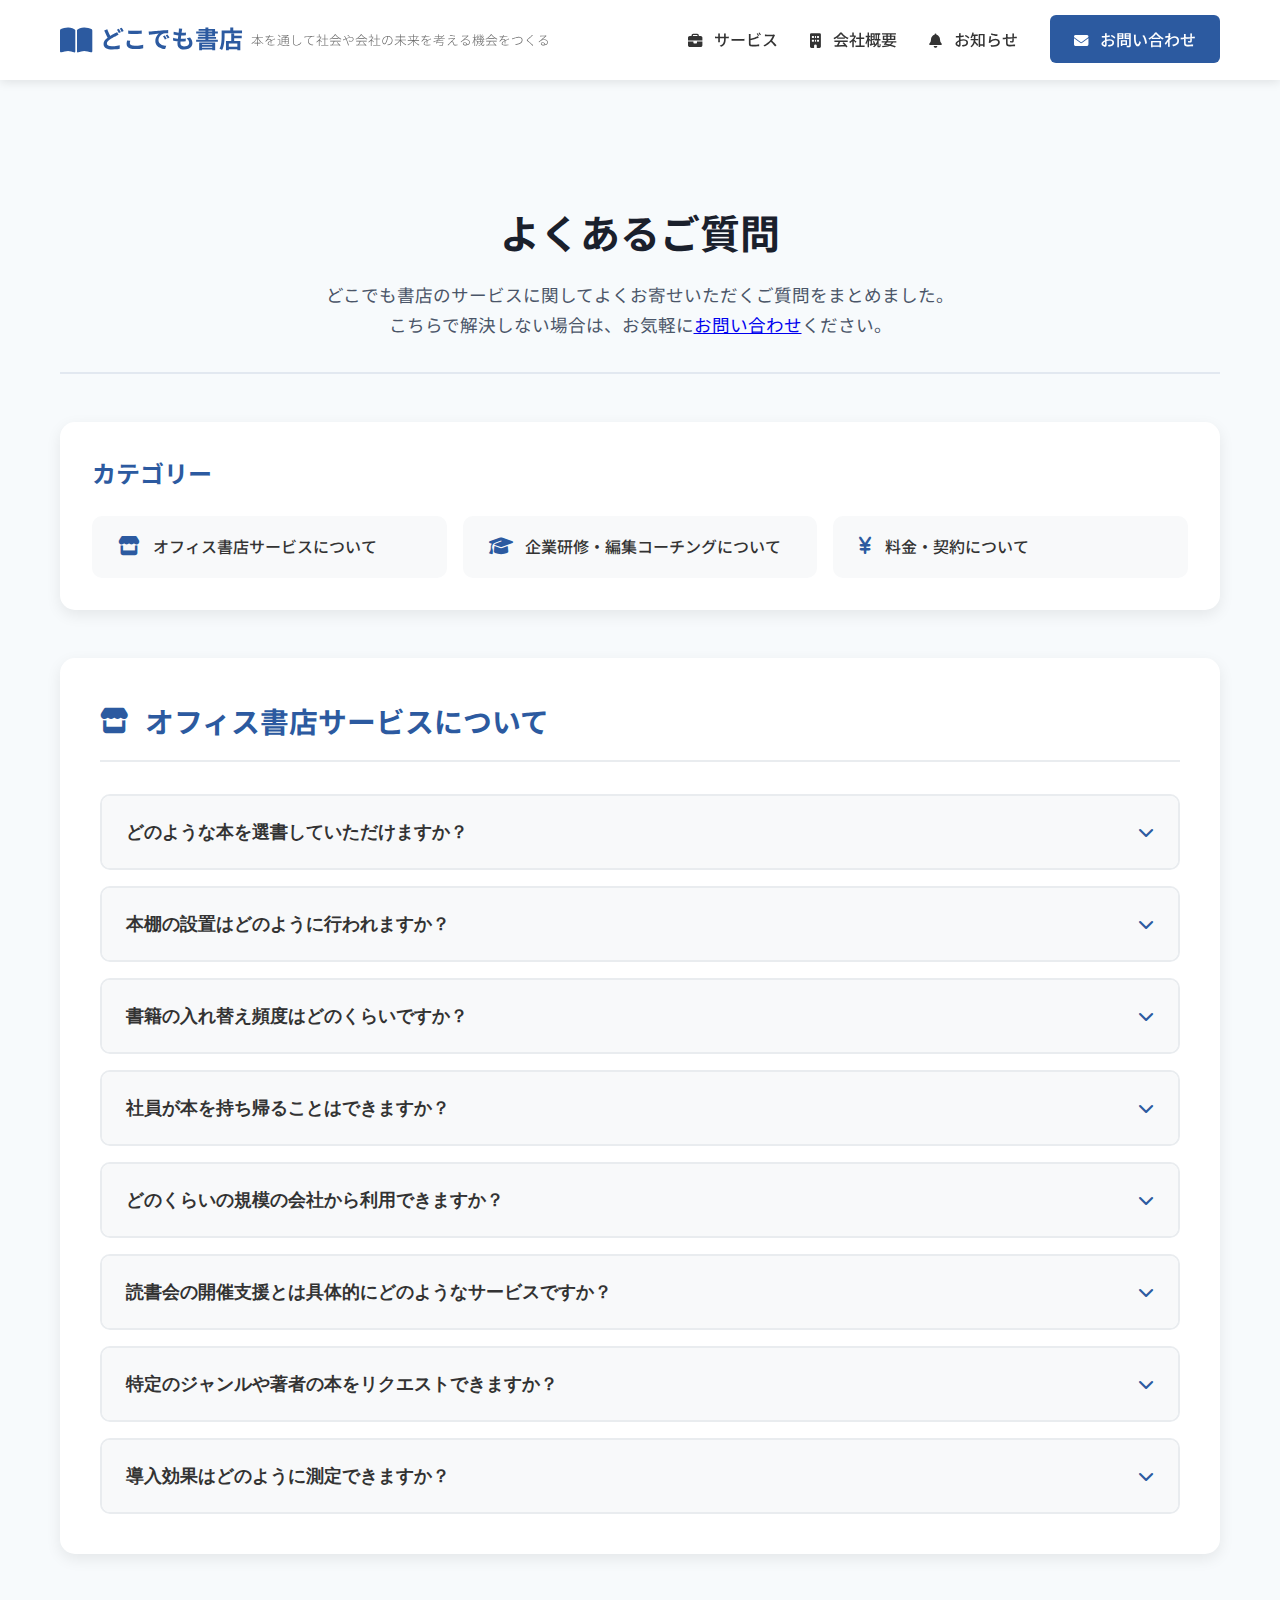
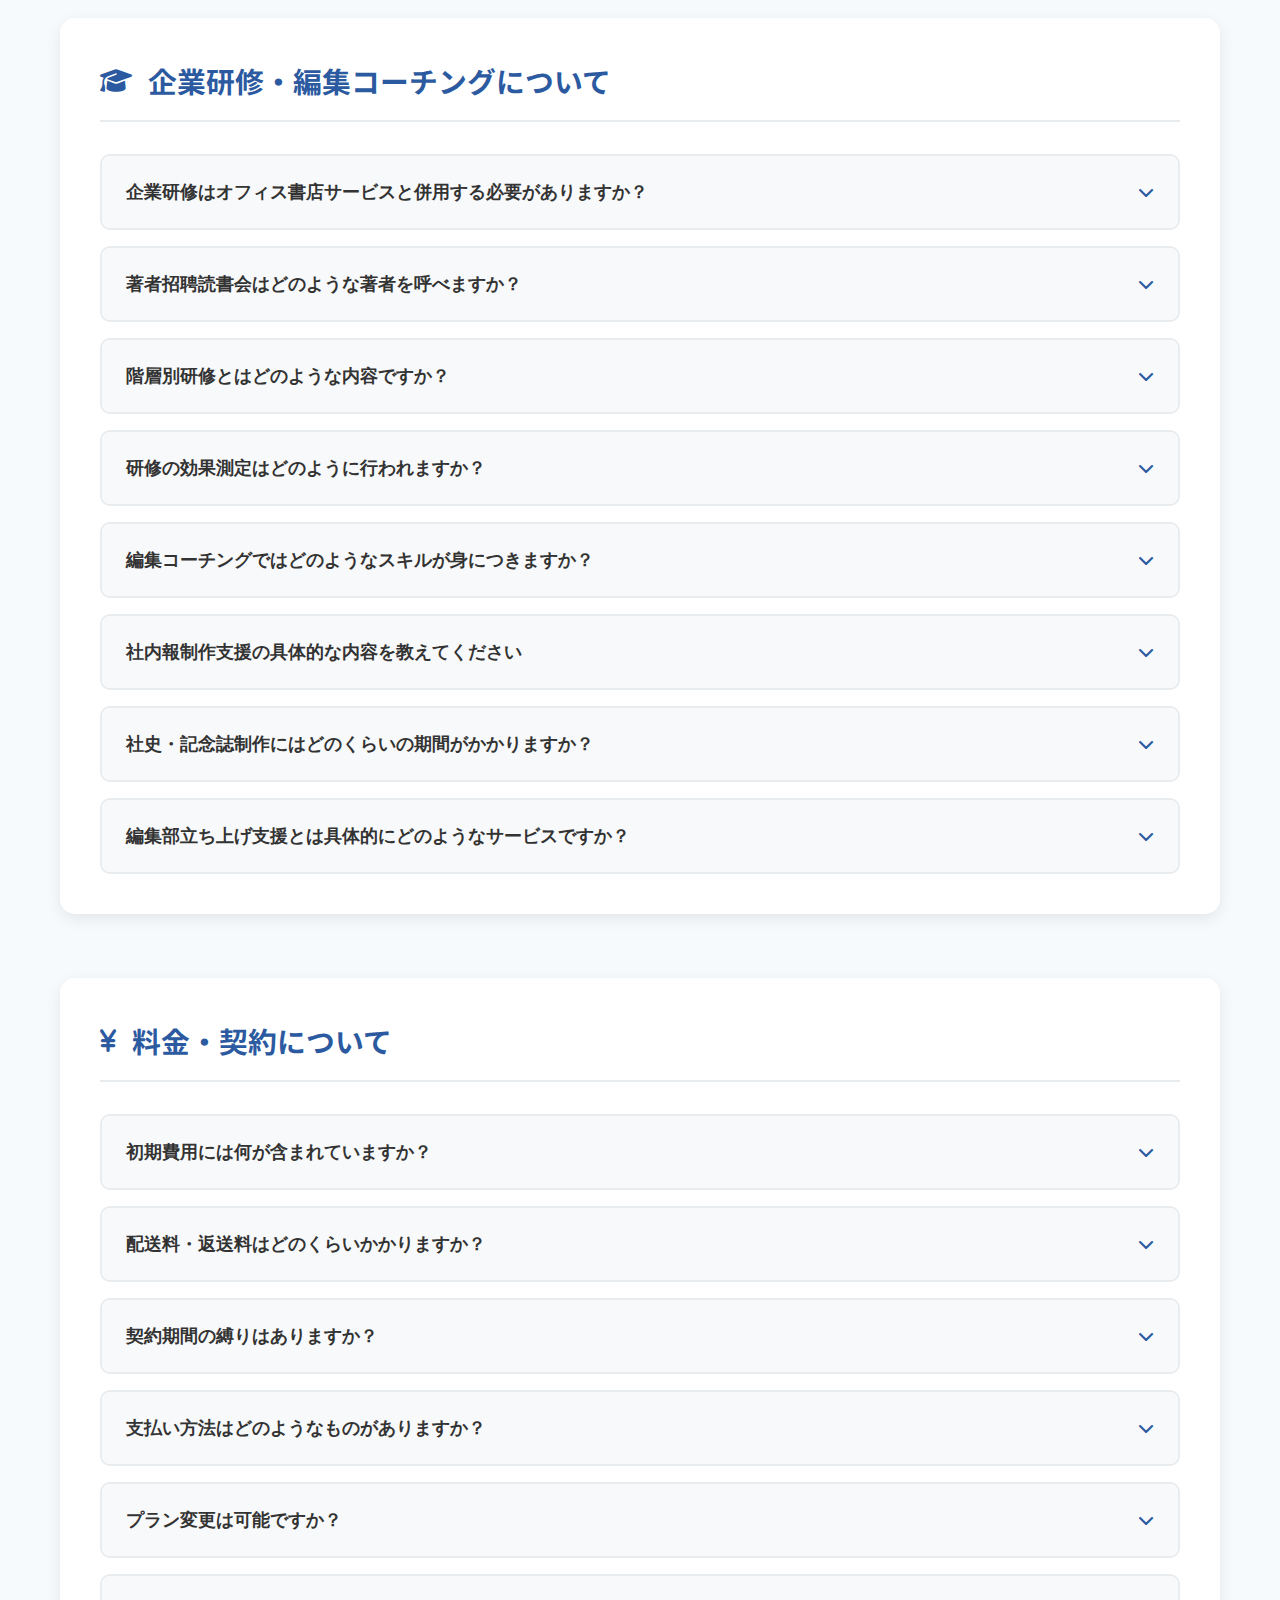
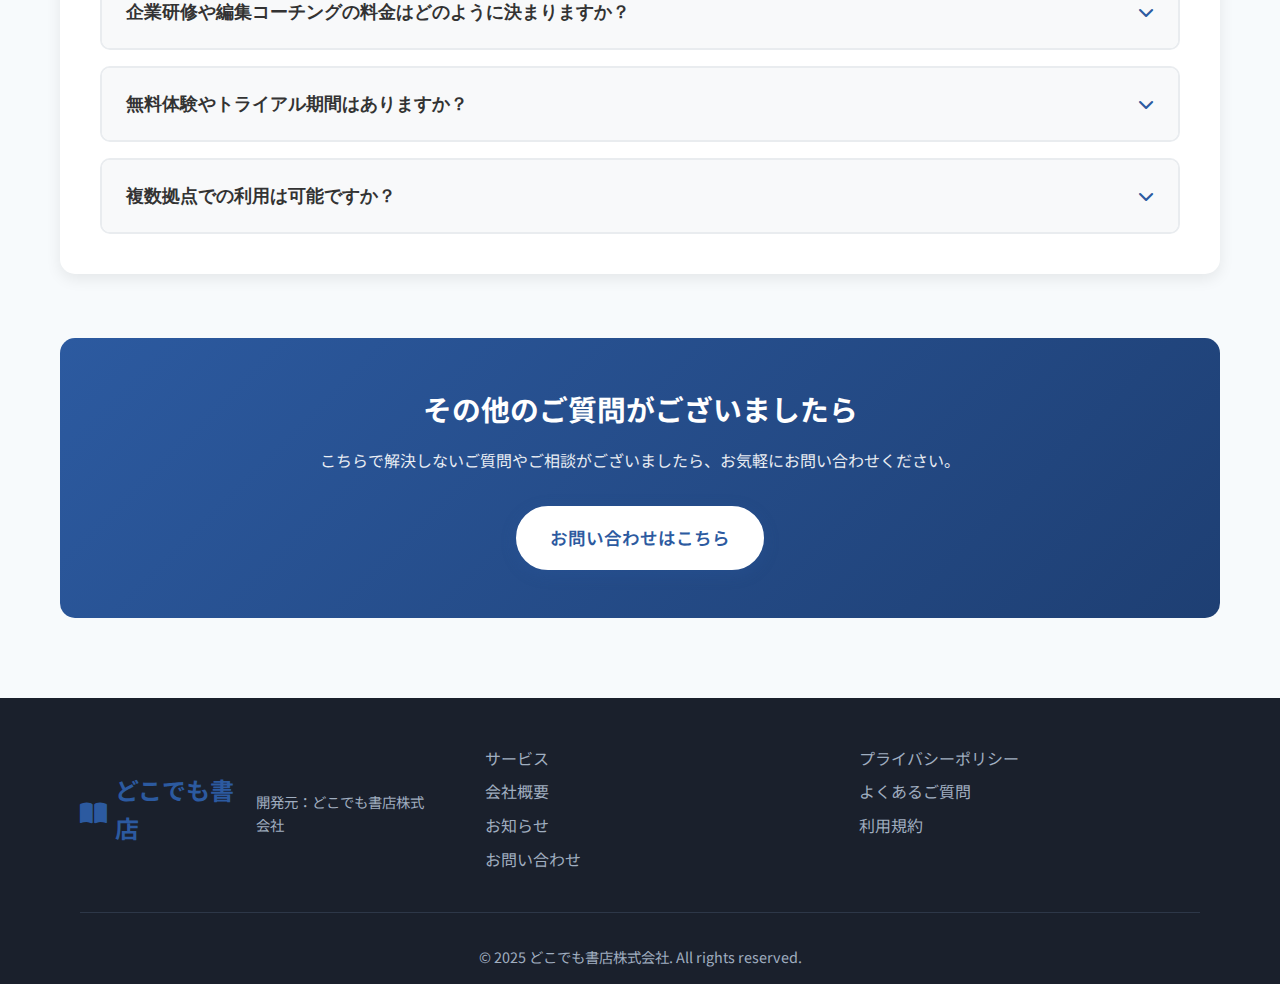
<file: faq.html>
<!DOCTYPE html>
<html lang="ja">
<head>
    <meta charset="UTF-8">
    <meta name="viewport" content="width=device-width, initial-scale=1.0">
    <title>よくあるご質問 | どこでも書店</title>
    <meta name="description" content="どこでも書店のサービスに関するよくあるご質問をまとめました。オフィス書店サービス、企業研修、料金について詳しく解説します。">
    <link rel="stylesheet" href="styles.css">
    <link href="https://fonts.googleapis.com/css2?family=Noto+Sans+JP:wght@300;400;500;700&display=swap" rel="stylesheet">
    <link rel="stylesheet" href="https://cdnjs.cloudflare.com/ajax/libs/font-awesome/6.4.0/css/all.min.css">
</head>
<body>
    <!-- スキップリンク -->
    <a href="#main-content" class="skip-link">メインコンテンツへスキップ</a>
    
    <!-- ヘッダー -->
    <header class="header" role="banner">
        <nav class="nav" role="navigation" aria-label="メインナビゲーション">
            <div class="nav-container">
                <div class="logo">
                    <i class="fas fa-book-open logo-icon" aria-hidden="true"></i>
                    <div class="logo-text">どこでも書店</div>
                    <p class="tagline">本を通して社会や会社の未来を考える機会をつくる</p>
                </div>
                <ul class="nav-menu" id="nav-menu">
                    <li><a href="index.html#services"><i class="fas fa-briefcase"></i> サービス</a></li>
                    <li><a href="index.html#about"><i class="fas fa-building"></i> 会社概要</a></li>
                    <li><a href="index.html#news"><i class="fas fa-bell"></i> お知らせ</a></li>
                    <li><a href="index.html#contact" class="cta-button"><i class="fas fa-envelope"></i> お問い合わせ</a></li>
                </ul>
                <button class="hamburger" 
                        aria-controls="nav-menu" 
                        aria-expanded="false" 
                        aria-label="メニューを開く"
                        type="button">
                    <span aria-hidden="true"></span>
                    <span aria-hidden="true"></span>
                    <span aria-hidden="true"></span>
                </button>
            </div>
        </nav>
    </header>

    <!-- メインコンテンツ -->
    <main id="main-content" role="main">
        <!-- FAQページ -->
        <section class="faq-page">
            <div class="container">
                <div class="page-header">
                    <h1>よくあるご質問</h1>
                    <p class="page-intro">
                        どこでも書店のサービスに関してよくお寄せいただくご質問をまとめました。<br>
                        こちらで解決しない場合は、お気軽に<a href="index.html#contact">お問い合わせ</a>ください。
                    </p>
                </div>

                <!-- FAQ目次 -->
                <div class="faq-nav">
                    <h2>カテゴリー</h2>
                    <ul class="faq-nav-list">
                        <li><a href="#office-bookstore"><i class="fas fa-store"></i> オフィス書店サービスについて</a></li>
                        <li><a href="#training-coaching"><i class="fas fa-graduation-cap"></i> 企業研修・編集コーチングについて</a></li>
                        <li><a href="#pricing-contract"><i class="fas fa-yen-sign"></i> 料金・契約について</a></li>
                    </ul>
                </div>

                <!-- オフィス書店サービスについて -->
                <section id="office-bookstore" class="faq-section">
                    <h2 class="faq-category-title">
                        <i class="fas fa-store"></i>
                        オフィス書店サービスについて
                    </h2>
                    
                    <div class="faq-list">
                        <div class="faq-item">
                            <button class="faq-question" aria-expanded="false">
                                <span>どのような本を選書していただけますか？</span>
                                <i class="fas fa-chevron-down"></i>
                            </button>
                            <div class="faq-answer">
                                <p>ビジネス書、自己啓発書、マネジメント書、業界専門書など、企業の成長と社員のスキルアップに役立つ書籍を中心に選書いたします。御社の業界、課題、目標に合わせて、専門家が厳選した書籍をお届けします。小説やエッセイなど、視野を広げる教養書も含まれます。</p>
                            </div>
                        </div>

                        <div class="faq-item">
                            <button class="faq-question" aria-expanded="false">
                                <span>本棚の設置はどのように行われますか？</span>
                                <i class="fas fa-chevron-down"></i>
                            </button>
                            <div class="faq-answer">
                                <p>初期費用に本棚設置サポートが含まれています。御社のオフィスレイアウトに合わせて最適な設置場所をご提案し、組み立て・設置まで弊社スタッフが行います。既存の本棚をご利用いただくことも可能です。設置後は、書籍の配置や管理方法についてもご説明いたします。</p>
                            </div>
                        </div>

                        <div class="faq-item">
                            <button class="faq-question" aria-expanded="false">
                                <span>書籍の入れ替え頻度はどのくらいですか？</span>
                                <i class="fas fa-chevron-down"></i>
                            </button>
                            <div class="faq-answer">
                                <p>プランによって異なります。選書プラン2では2ヶ月に1回、選書プラン3とおまかせプランでは3ヶ月に1回の入れ替えを行います。入れ替え時には、社員の皆様の読書状況や反響をヒアリングし、次回の選書に反映させます。</p>
                            </div>
                        </div>

                        <div class="faq-item">
                            <button class="faq-question" aria-expanded="false">
                                <span>社員が本を持ち帰ることはできますか？</span>
                                <i class="fas fa-chevron-down"></i>
                            </button>
                            <div class="faq-answer">
                                <p>はい、可能です。社員の皆様には自由に本を持ち帰って読んでいただけます。リモートワーク対応プランでは、個人宅への配送も行っています。読み終わった本は次回の入れ替え時に回収いたします。紛失や破損については、通常の使用範囲内であれば追加料金は発生しません。</p>
                            </div>
                        </div>

                        <div class="faq-item">
                            <button class="faq-question" aria-expanded="false">
                                <span>どのくらいの規模の会社から利用できますか？</span>
                                <i class="fas fa-chevron-down"></i>
                            </button>
                            <div class="faq-answer">
                                <p>従業員数5名程度の小規模企業から、数百名規模の大企業まで、幅広くご利用いただけます。会社の規模に応じて、書籍数や本棚の数を調整いたします。スタートアップ企業様には特別プランもご用意していますので、お気軽にご相談ください。</p>
                            </div>
                        </div>

                        <div class="faq-item">
                            <button class="faq-question" aria-expanded="false">
                                <span>読書会の開催支援とは具体的にどのようなサービスですか？</span>
                                <i class="fas fa-chevron-down"></i>
                            </button>
                            <div class="faq-answer">
                                <p>社内読書会の企画・運営をサポートします。読書会の進行方法のレクチャー、ディスカッションテーマの提案、ファシリテーターの派遣などを行います。また、著者を招いた特別読書会の企画・調整も可能です。読書会を通じて、社員同士の交流促進と学習効果の向上を図ります。</p>
                            </div>
                        </div>

                        <div class="faq-item">
                            <button class="faq-question" aria-expanded="false">
                                <span>特定のジャンルや著者の本をリクエストできますか？</span>
                                <i class="fas fa-chevron-down"></i>
                            </button>
                            <div class="faq-answer">
                                <p>はい、リクエストは大歓迎です。定期ミーティングの際に、ご希望のジャンルや著者、特定のテーマについてお聞かせください。社員の皆様からの個別リクエストも承ります。ただし、選書の専門性を保つため、最終的な選定は弊社の選書担当者が行わせていただきます。</p>
                            </div>
                        </div>

                        <div class="faq-item">
                            <button class="faq-question" aria-expanded="false">
                                <span>導入効果はどのように測定できますか？</span>
                                <i class="fas fa-chevron-down"></i>
                            </button>
                            <div class="faq-answer">
                                <p>定期的なアンケート調査により、社員の読書状況、学習意欲の変化、業務への活用度などを測定します。また、読書会での発言内容や社内コミュニケーションの変化についてもヒアリングし、定量・定性両面から効果を評価いたします。3ヶ月ごとに効果測定レポートをご提供します。</p>
                            </div>
                        </div>
                    </div>
                </section>

                <!-- 企業研修・編集コーチングについて -->
                <section id="training-coaching" class="faq-section">
                    <h2 class="faq-category-title">
                        <i class="fas fa-graduation-cap"></i>
                        企業研修・編集コーチングについて
                    </h2>
                    
                    <div class="faq-list">
                        <div class="faq-item">
                            <button class="faq-question" aria-expanded="false">
                                <span>企業研修はオフィス書店サービスと併用する必要がありますか？</span>
                                <i class="fas fa-chevron-down"></i>
                            </button>
                            <div class="faq-answer">
                                <p>オプションサービスとして、オフィス書店サービスと組み合わせることで最大の効果を発揮しますが、企業研修のみのご利用も可能です。ただし、書籍を活用した研修プログラムの場合、オフィス書店サービスとの併用により、より深い学習効果が期待できます。</p>
                            </div>
                        </div>

                        <div class="faq-item">
                            <button class="faq-question" aria-expanded="false">
                                <span>著者招聘読書会はどのような著者を呼べますか？</span>
                                <i class="fas fa-chevron-down"></i>
                            </button>
                            <div class="faq-answer">
                                <p>ビジネス書著者、経営者、学者、専門家など、幅広いジャンルの著者をご紹介できます。御社の業界や課題に応じて、最適な著者をご提案いたします。著者のスケジュールや講演料については、個別にご相談させていただきます。オンライン開催も可能です。</p>
                            </div>
                        </div>

                        <div class="faq-item">
                            <button class="faq-question" aria-expanded="false">
                                <span>階層別研修とはどのような内容ですか？</span>
                                <i class="fas fa-chevron-down"></i>
                            </button>
                            <div class="faq-answer">
                                <p>新入社員、中堅社員、管理職、経営層など、それぞれの階層に応じた研修プログラムを提供します。新入社員にはビジネス基礎力、中堅社員には専門スキル向上、管理職にはマネジメント力強化、経営層には戦略思考などをテーマとした読書ベースの研修を行います。</p>
                            </div>
                        </div>

                        <div class="faq-item">
                            <button class="faq-question" aria-expanded="false">
                                <span>研修の効果測定はどのように行われますか？</span>
                                <i class="fas fa-chevron-down"></i>
                            </button>
                            <div class="faq-answer">
                                <p>研修前後のアンケート調査、理解度テスト、行動変容の観察、上司からの評価などを組み合わせて効果測定を行います。また、研修で学んだ内容の実務への活用状況を3ヶ月後、6ヶ月後にフォローアップし、継続的な成長をサポートします。</p>
                            </div>
                        </div>

                        <div class="faq-item">
                            <button class="faq-question" aria-expanded="false">
                                <span>編集コーチングではどのようなスキルが身につきますか？</span>
                                <i class="fas fa-chevron-down"></i>
                            </button>
                            <div class="faq-answer">
                                <p>文章構成力、取材・インタビュー技術、読者目線での編集思考、デジタルツールの活用方法、プロジェクト管理スキルなどが身につきます。また、企画立案から完成まで一貫したコンテンツ制作プロセスを学ぶことで、社内の情報発信力が大幅に向上します。</p>
                            </div>
                        </div>

                        <div class="faq-item">
                            <button class="faq-question" aria-expanded="false">
                                <span>社内報制作支援の具体的な内容を教えてください</span>
                                <i class="fas fa-chevron-down"></i>
                            </button>
                            <div class="faq-answer">
                                <p>企画・構成の立案、取材計画の策定、執筆指導、デザイン・レイアウトのアドバイス、校正・校閲サポートなど、社内報制作の全工程をサポートします。既存の社内報のリニューアルから、新規立ち上げまで対応可能です。印刷会社の紹介も行います。</p>
                            </div>
                        </div>

                        <div class="faq-item">
                            <button class="faq-question" aria-expanded="false">
                                <span>社史・記念誌制作にはどのくらいの期間がかかりますか？</span>
                                <i class="fas fa-chevron-down"></i>
                            </button>
                            <div class="faq-answer">
                                <p>企業の規模や歴史の長さにもよりますが、一般的には6ヶ月から1年程度の期間を要します。企画立案・資料収集に2-3ヶ月、取材・執筆に3-4ヶ月、編集・デザインに2-3ヶ月程度が目安です。記念日に合わせたスケジュール調整も可能です。</p>
                            </div>
                        </div>

                        <div class="faq-item">
                            <button class="faq-question" aria-expanded="false">
                                <span>編集部立ち上げ支援とは具体的にどのようなサービスですか？</span>
                                <i class="fas fa-chevron-down"></i>
                            </button>
                            <div class="faq-answer">
                                <p>社内編集部の組織設計、人材配置のアドバイス、編集システムの導入支援、ワークフローの構築、編集ガイドラインの策定などを行います。また、編集部メンバーへの継続的なメンタリングや、外部パートナーとのネットワーク構築もサポートします。</p>
                            </div>
                        </div>
                    </div>
                </section>

                <!-- 料金・契約について -->
                <section id="pricing-contract" class="faq-section">
                    <h2 class="faq-category-title">
                        <i class="fas fa-yen-sign"></i>
                        料金・契約について
                    </h2>
                    
                    <div class="faq-list">
                        <div class="faq-item">
                            <button class="faq-question" aria-expanded="false">
                                <span>初期費用には何が含まれていますか？</span>
                                <i class="fas fa-chevron-down"></i>
                            </button>
                            <div class="faq-answer">
                                <p>初期費用（70,000円）には、本棚の設置、初回書籍の選定・配送、サービス開始時のオリエンテーション、読書会開催方法のレクチャーが含まれています。本棚は無償貸与となり、契約終了時にご返却いただきます。追加の本棚が必要な場合は別途ご相談ください。</p>
                            </div>
                        </div>

                        <div class="faq-item">
                            <button class="faq-question" aria-expanded="false">
                                <span>配送料・返送料はどのくらいかかりますか？</span>
                                <i class="fas fa-chevron-down"></i>
                            </button>
                            <div class="faq-answer">
                                <p>配送料は地域により異なりますが、関東圏内であれば往復で約3,000円程度です。全国対応しており、遠方の場合は事前にお見積もりをご提示いたします。リモートワーク対応での個人宅配送の場合は、配送先数に応じて料金が変動します。</p>
                            </div>
                        </div>

                        <div class="faq-item">
                            <button class="faq-question" aria-expanded="false">
                                <span>契約期間の縛りはありますか？</span>
                                <i class="fas fa-chevron-down"></i>
                            </button>
                            <div class="faq-answer">
                                <p>最低契約期間は6ヶ月となっています。6ヶ月経過後は1ヶ月前のご連絡で解約可能です。おまかせプランは年払いのため、1年契約となります。契約期間中の途中解約の場合、残期間分の返金は行っておりませんので、予めご了承ください。</p>
                            </div>
                        </div>

                        <div class="faq-item">
                            <button class="faq-question" aria-expanded="false">
                                <span>支払い方法はどのようなものがありますか？</span>
                                <i class="fas fa-chevron-down"></i>
                            </button>
                            <div class="faq-answer">
                                <p>銀行振込、クレジットカード決済、口座振替に対応しています。月額費用は毎月末締めの翌月末払いとなります。初期費用は契約時に一括でお支払いいただきます。法人様には請求書払いも対応しており、支払いサイトについてはご相談ください。</p>
                            </div>
                        </div>

                        <div class="faq-item">
                            <button class="faq-question" aria-expanded="false">
                                <span>プラン変更は可能ですか？</span>
                                <i class="fas fa-chevron-down"></i>
                            </button>
                            <div class="faq-answer">
                                <p>はい、可能です。プラン変更は次回の書籍入れ替えタイミングで適用されます。上位プランへの変更の場合は差額をお支払いいただき、下位プランへの変更の場合は次回請求分から調整いたします。プラン変更をご希望の場合は、1ヶ月前までにご連絡ください。</p>
                            </div>
                        </div>

                        <div class="faq-item">
                            <button class="faq-question" aria-expanded="false">
                                <span>企業研修や編集コーチングの料金はどのように決まりますか？</span>
                                <i class="fas fa-chevron-down"></i>
                            </button>
                            <div class="faq-answer">
                                <p>研修内容、期間、参加人数、講師のレベルなどにより個別にお見積もりいたします。半日研修で10万円〜、1日研修で20万円〜が目安となります。編集コーチングは月額制（月10万円〜）または案件ごとの固定料金制をお選びいただけます。詳細はお問い合わせください。</p>
                            </div>
                        </div>

                        <div class="faq-item">
                            <button class="faq-question" aria-expanded="false">
                                <span>無料体験やトライアル期間はありますか？</span>
                                <i class="fas fa-chevron-down"></i>
                            </button>
                            <div class="faq-answer">
                                <p>1ヶ月間の無料体験をご利用いただけます。体験期間中は選書プラン2相当のサービスを無料でお試しいただけます。体験終了後、正式契約をご希望の場合は、体験期間分を差し引いた初期費用でご契約いただけます。体験のみでの終了も可能です。</p>
                            </div>
                        </div>

                        <div class="faq-item">
                            <button class="faq-question" aria-expanded="false">
                                <span>複数拠点での利用は可能ですか？</span>
                                <i class="fas fa-chevron-down"></i>
                            </button>
                            <div class="faq-answer">
                                <p>はい、可能です。拠点ごとに個別契約となりますが、複数拠点でのご利用の場合は割引制度をご用意しています。3拠点以上で10%割引、5拠点以上で15%割引となります。拠点間での書籍の共有や、統一的な選書テーマの設定も可能です。</p>
                            </div>
                        </div>
                    </div>
                </section>

                <!-- お問い合わせCTA -->
                <div class="faq-cta">
                    <h2>その他のご質問がございましたら</h2>
                    <p>こちらで解決しないご質問やご相談がございましたら、お気軽にお問い合わせください。</p>
                    <a href="index.html#contact" class="btn btn-primary">お問い合わせはこちら</a>
                </div>
            </div>
        </section>
    </main>

    <!-- フッター -->
    <footer class="footer" role="contentinfo">
        <div class="container">
            <div class="footer-content">
                <div class="footer-main">
                    <div class="footer-logo">
                        <i class="fas fa-book-open footer-logo-icon" aria-hidden="true"></i>
                        <h3>どこでも書店</h3>
                        <p>開発元：どこでも書店株式会社</p>
                    </div>
                    <nav class="footer-links" aria-label="フッターナビゲーション">
                        <ul>
                            <li><a href="index.html#services">サービス</a></li>
                            <li><a href="index.html#about">会社概要</a></li>
                            <li><a href="index.html#news">お知らせ</a></li>
                            <li><a href="index.html#contact">お問い合わせ</a></li>
                        </ul>
                        <ul>
                            <li><a href="privacy.html">プライバシーポリシー</a></li>
                            <li><a href="faq.html">よくあるご質問</a></li>
                            <li><a href="terms.html">利用規約</a></li>
                        </ul>
                    </nav>
                </div>
                <div class="footer-bottom">
                    <p>&copy; 2025 どこでも書店株式会社. All rights reserved.</p>
                </div>
            </div>
        </div>
    </footer>

    <script src="script.js"></script>
    <script>
        // FAQ アコーディオン機能
        document.addEventListener('DOMContentLoaded', function() {
            const faqQuestions = document.querySelectorAll('.faq-question');
            
            faqQuestions.forEach(question => {
                question.addEventListener('click', function() {
                    const isExpanded = this.getAttribute('aria-expanded') === 'true';
                    const answer = this.nextElementSibling;
                    
                    // 現在の質問の状態を切り替え
                    this.setAttribute('aria-expanded', !isExpanded);
                    answer.style.display = isExpanded ? 'none' : 'block';
                    
                    // アイコンの向きを変更
                    const icon = this.querySelector('i');
                    icon.style.transform = isExpanded ? 'rotate(0deg)' : 'rotate(180deg)';
                });
            });
        });
    </script>
</body>
</html>
</file>
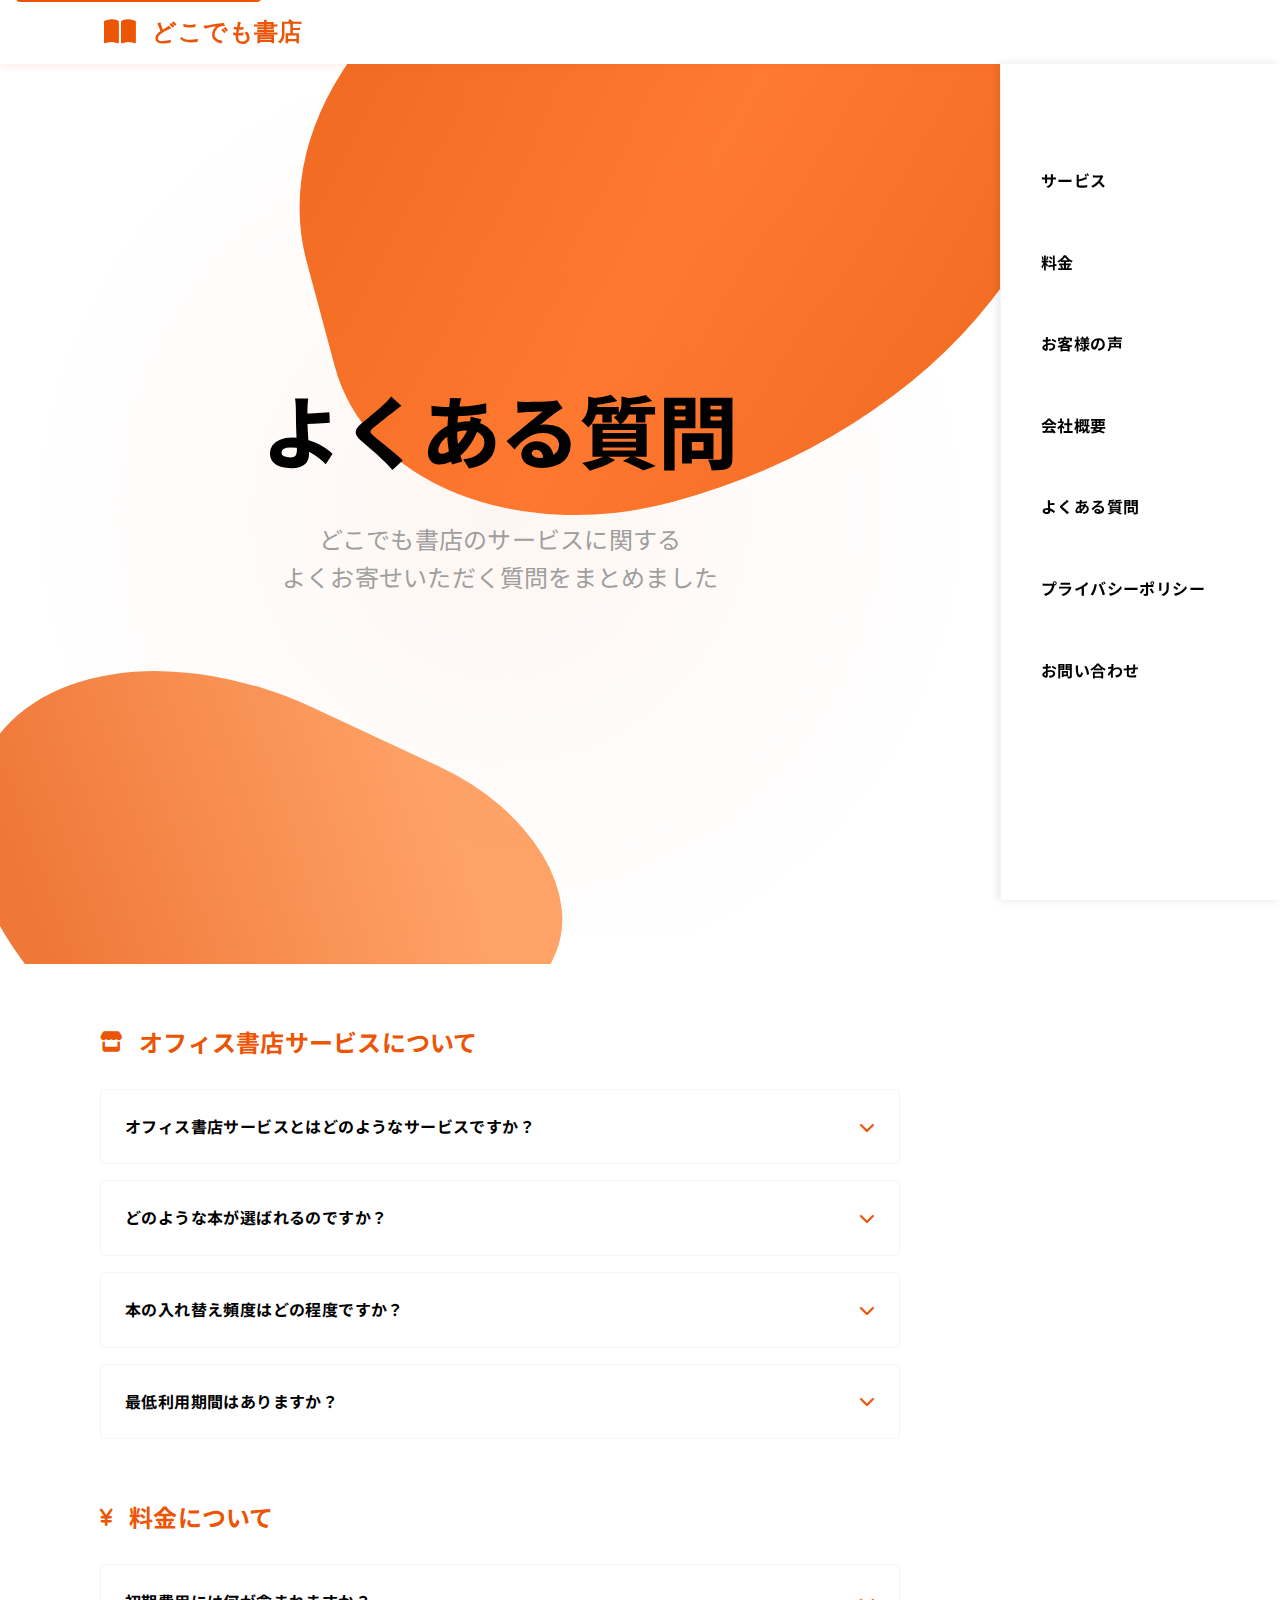
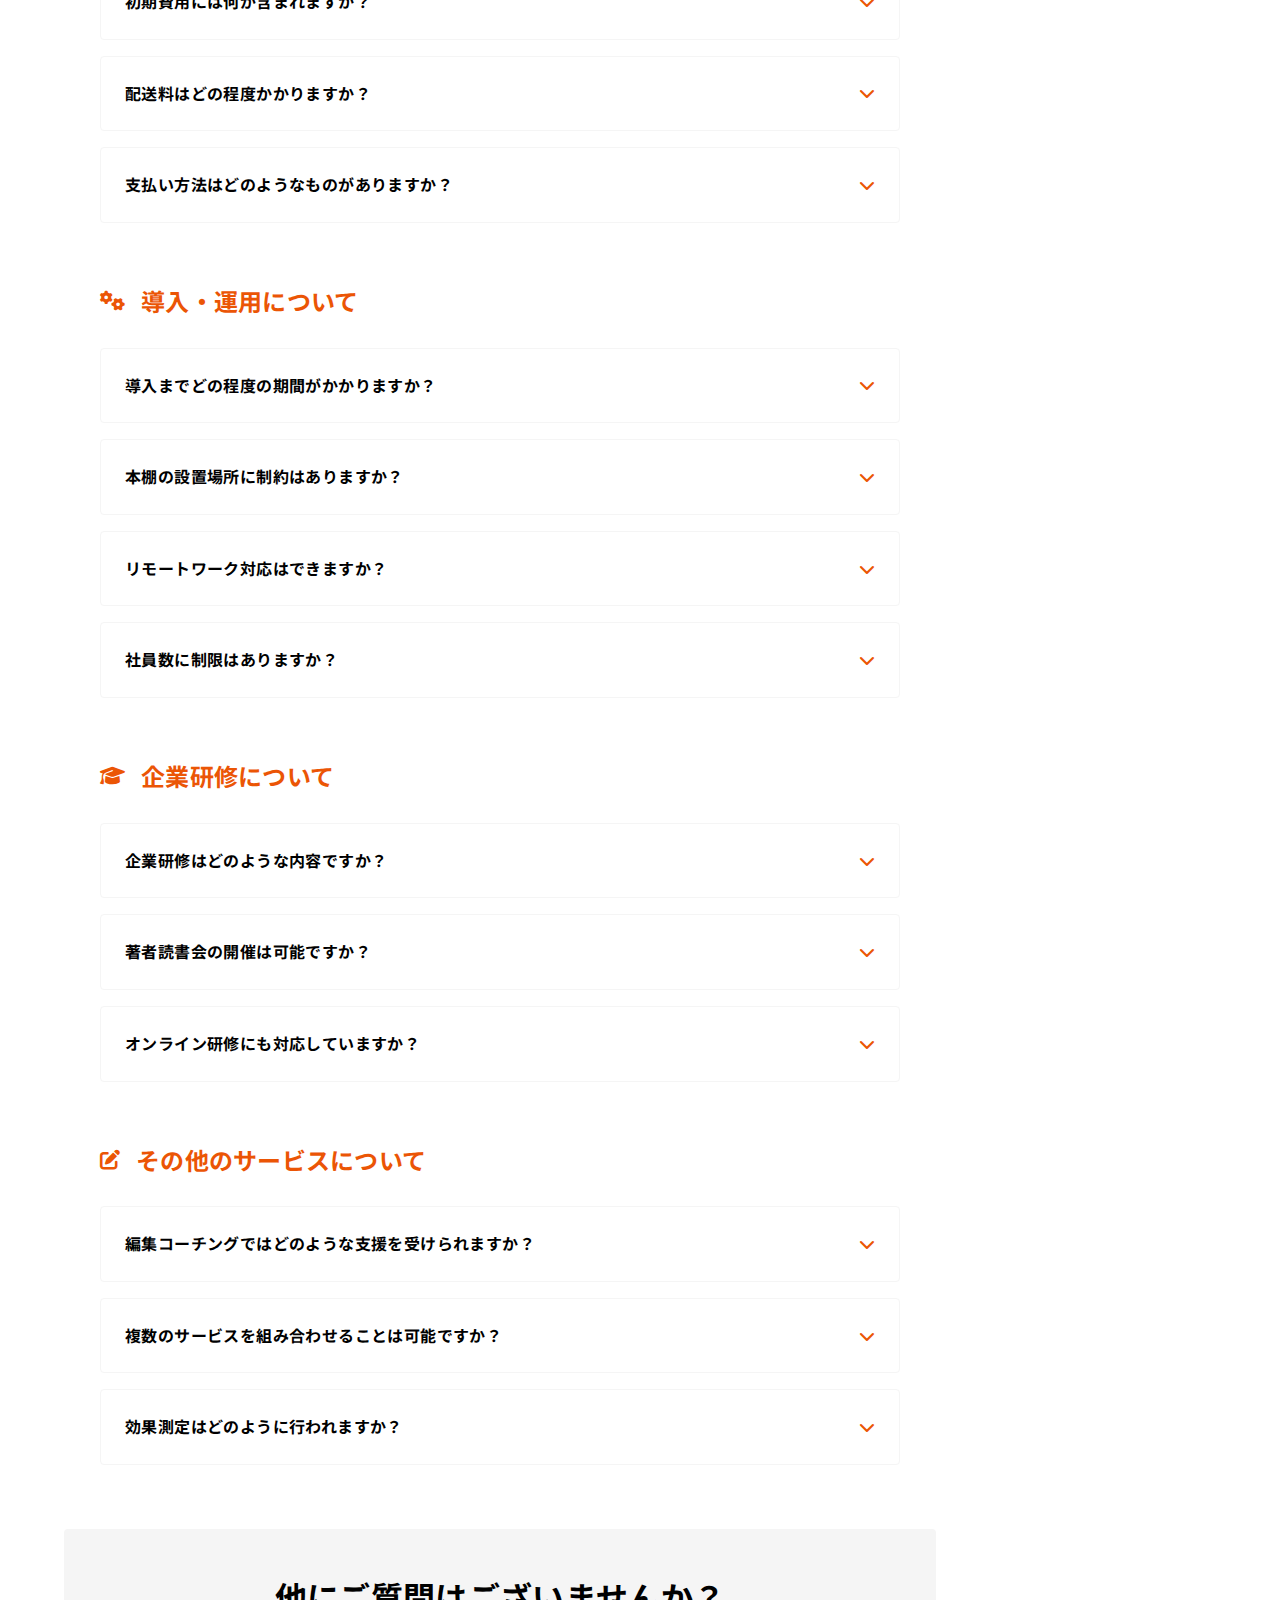
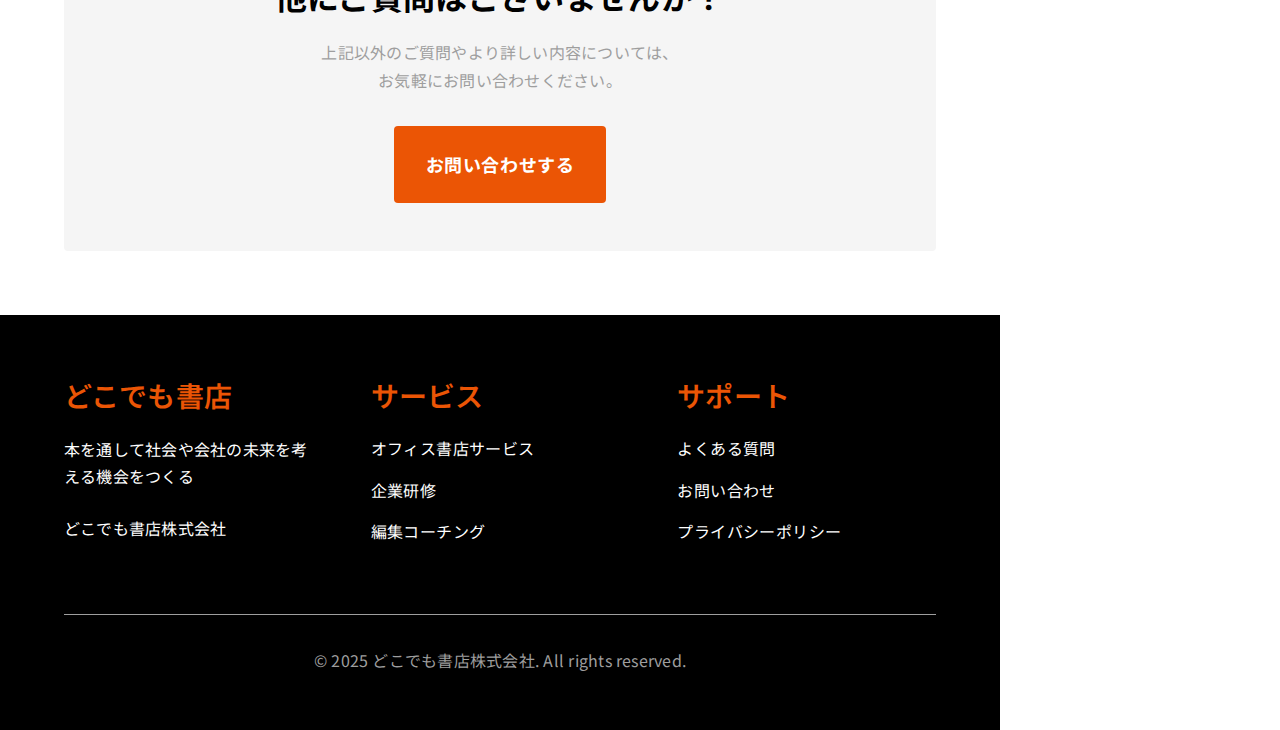
<file: faq2.html>
<!DOCTYPE html>
<html lang="ja">
<head>
    <meta charset="UTF-8">
    <meta name="viewport" content="width=device-width, initial-scale=1.0">
    <title>よくある質問 | どこでも書店</title>
    <meta name="description" content="どこでも書店のオフィス書店サービス、企業研修、編集コーチングに関するよくある質問をまとめました。">
    <link rel="stylesheet" href="styles2.css">
    <link rel="stylesheet" href="https://cdnjs.cloudflare.com/ajax/libs/font-awesome/6.4.0/css/all.min.css">
</head>
<body>
    <!-- Skip link for accessibility -->
    <a href="#main-content" class="skip-link">メインコンテンツへスキップ</a>
    
    <!-- Header -->
    <header class="header" role="banner">
        <div class="container">
            <nav class="nav-content" role="navigation" aria-label="メインナビゲーション">
                <a href="index2.html" class="logo">
                    <i class="fas fa-book-open" aria-hidden="true"></i>
                    <span>どこでも書店</span>
                </a>
                <button class="hamburger" 
                        aria-label="メニューを開く" 
                        aria-expanded="false" 
                        aria-controls="menu-panel">
                    <span class="hamburger-line"></span>
                    <span class="hamburger-line"></span>
                    <span class="hamburger-line"></span>
                </button>
            </nav>
        </div>
        
        <!-- Backdrop -->
        <div class="backdrop" aria-hidden="true"></div>
        
        <!-- Slide Panel Navigation -->
        <aside class="menu-panel" id="menu-panel" role="navigation" aria-label="サイトナビゲーション">
            <nav>
                <ul class="menu-list" role="list">
                    <li><a href="index2.html#services">サービス</a></li>
                    <li><a href="index2.html#pricing">料金</a></li>
                    <li><a href="index2.html#testimonials">お客様の声</a></li>
                    <li><a href="index2.html#about">会社概要</a></li>
                    <li><a href="faq2.html">よくある質問</a></li>
                    <li><a href="privacy2.html">プライバシーポリシー</a></li>
                    <li><a href="index2.html#contact">お問い合わせ</a></li>
                </ul>
            </nav>
        </aside>
    </header>

    <!-- Main Content -->
    <main id="main-content" role="main">
        <!-- Page Header -->
        <section class="hero">
            <div class="container">
                <div class="hero-content">
                    <h1 class="hero-title">よくある質問</h1>
                    <p class="hero-subtitle">
                        どこでも書店のサービスに関する<br>
                        よくお寄せいただく質問をまとめました
                    </p>
                </div>
            </div>
        </section>

        <!-- FAQ Section -->
        <section class="content-section">
            <div class="container">
                <div class="faq-categories">
                    <!-- Service General FAQ -->
                    <div class="faq-category">
                        <h2 class="category-title text-brand">
                            <i class="fas fa-store" aria-hidden="true"></i>
                            オフィス書店サービスについて
                        </h2>
                        
                        <div class="faq-list">
                            <details class="faq-item">
                                <summary class="faq-question">
                                    オフィス書店サービスとはどのようなサービスですか？
                                    <i class="fas fa-chevron-down" aria-hidden="true"></i>
                                </summary>
                                <div class="faq-answer">
                                    <p>オフィス書店サービスは、企業のオフィス内に厳選された書籍を設置し、定期的に入れ替えるサービスです。専門家が御社の業界や課題に応じて本を選書し、社員の学習機会を創出します。</p>
                                </div>
                            </details>

                            <details class="faq-item">
                                <summary class="faq-question">
                                    どのような本が選ばれるのですか？
                                    <i class="fas fa-chevron-down" aria-hidden="true"></i>
                                </summary>
                                <div class="faq-answer">
                                    <p>ビジネス書、自己啓発書、技術書、教養書など、企業の成長と社員のスキルアップに資する書籍を幅広く選書します。御社の業界特性や課題をヒアリングした上で、最適な本をセレクトいたします。</p>
                                </div>
                            </details>

                            <details class="faq-item">
                                <summary class="faq-question">
                                    本の入れ替え頻度はどの程度ですか？
                                    <i class="fas fa-chevron-down" aria-hidden="true"></i>
                                </summary>
                                <div class="faq-answer">
                                    <p>プランによって異なりますが、2〜3ヶ月に1回の頻度で入れ替えを行います。選書プラン2では2ヶ月に1回、選書プラン3とおまかせプランでは3ヶ月に1回の入れ替えとなります。</p>
                                </div>
                            </details>

                            <details class="faq-item">
                                <summary class="faq-question">
                                    最低利用期間はありますか？
                                    <i class="fas fa-chevron-down" aria-hidden="true"></i>
                                </summary>
                                <div class="faq-answer">
                                    <p>基本的には6ヶ月からのご利用をお願いしております。効果を実感していただくためには、ある程度の継続期間が必要と考えているためです。詳細については個別にご相談ください。</p>
                                </div>
                            </details>
                        </div>
                    </div>

                    <!-- Pricing FAQ -->
                    <div class="faq-category">
                        <h2 class="category-title text-brand">
                            <i class="fas fa-yen-sign" aria-hidden="true"></i>
                            料金について
                        </h2>
                        
                        <div class="faq-list">
                            <details class="faq-item">
                                <summary class="faq-question">
                                    初期費用には何が含まれますか？
                                    <i class="fas fa-chevron-down" aria-hidden="true"></i>
                                </summary>
                                <div class="faq-answer">
                                    <p>初期費用には、本棚の設置、初回書籍の選定・購入・配送、サービス開始のためのヒアリング・設定作業が含まれます。追加の設備費用などは一切かかりません。</p>
                                </div>
                            </details>

                            <details class="faq-item">
                                <summary class="faq-question">
                                    配送料はどの程度かかりますか？
                                    <i class="fas fa-chevron-down" aria-hidden="true"></i>
                                </summary>
                                <div class="faq-answer">
                                    <p>配送料は地域により異なりますが、一般的には往復で2,000〜3,000円程度です。詳細な配送料については、お見積もり時に正確な金額をお伝えいたします。</p>
                                </div>
                            </details>

                            <details class="faq-item">
                                <summary class="faq-question">
                                    支払い方法はどのようなものがありますか？
                                    <i class="fas fa-chevron-down" aria-hidden="true"></i>
                                </summary>
                                <div class="faq-answer">
                                    <p>銀行振込、クレジットカード決済に対応しております。月払い・年払いのいずれかをお選びいただけます。年払いの場合は割引制度もございます。</p>
                                </div>
                            </details>
                        </div>
                    </div>

                    <!-- Implementation FAQ -->
                    <div class="faq-category">
                        <h2 class="category-title text-brand">
                            <i class="fas fa-cogs" aria-hidden="true"></i>
                            導入・運用について
                        </h2>
                        
                        <div class="faq-list">
                            <details class="faq-item">
                                <summary class="faq-question">
                                    導入までどの程度の期間がかかりますか？
                                    <i class="fas fa-chevron-down" aria-hidden="true"></i>
                                </summary>
                                <div class="faq-answer">
                                    <p>お申し込みから導入まで、通常2〜3週間程度のお時間をいただいております。ヒアリング、選書、本棚設置の調整などを含めたスケジュールとなります。</p>
                                </div>
                            </details>

                            <details class="faq-item">
                                <summary class="faq-question">
                                    本棚の設置場所に制約はありますか？
                                    <i class="fas fa-chevron-down" aria-hidden="true"></i>
                                </summary>
                                <div class="faq-answer">
                                    <p>基本的には、社員の皆様がアクセスしやすい共用スペースへの設置をお勧めしております。具体的な設置場所については、オフィスの間取りやレイアウトを拝見した上でご提案いたします。</p>
                                </div>
                            </details>

                            <details class="faq-item">
                                <summary class="faq-question">
                                    リモートワーク対応はできますか？
                                    <i class="fas fa-chevron-down" aria-hidden="true"></i>
                                </summary>
                                <div class="faq-answer">
                                    <p>はい、選書プラン3では個人宅への配送にも対応しております。在宅勤務の社員様にも書籍をお届けし、学習機会を継続的に提供することが可能です。</p>
                                </div>
                            </details>

                            <details class="faq-item">
                                <summary class="faq-question">
                                    社員数に制限はありますか？
                                    <i class="fas fa-chevron-down" aria-hidden="true"></i>
                                </summary>
                                <div class="faq-answer">
                                    <p>特に制限はございませんが、30名程度以上の企業様により効果的にご利用いただけるサービス設計となっております。小規模な企業様についても、まずはご相談ください。</p>
                                </div>
                            </details>
                        </div>
                    </div>

                    <!-- Training FAQ -->
                    <div class="faq-category">
                        <h2 class="category-title text-brand">
                            <i class="fas fa-graduation-cap" aria-hidden="true"></i>
                            企業研修について
                        </h2>
                        
                        <div class="faq-list">
                            <details class="faq-item">
                                <summary class="faq-question">
                                    企業研修はどのような内容ですか？
                                    <i class="fas fa-chevron-down" aria-hidden="true"></i>
                                </summary>
                                <div class="faq-answer">
                                    <p>読書を通じた人材育成研修、著者招聘読書会、階層別研修、チームビルディング研修などを提供しております。御社のニーズに合わせてカスタマイズいたします。</p>
                                </div>
                            </details>

                            <details class="faq-item">
                                <summary class="faq-question">
                                    著者読書会の開催は可能ですか？
                                    <i class="fas fa-chevron-down" aria-hidden="true"></i>
                                </summary>
                                <div class="faq-answer">
                                    <p>はい、著者様のスケジュールと調整の上、著者読書会の開催が可能です。書籍の理解をより深め、著者の生の声を聞くことで、学習効果の向上が期待できます。</p>
                                </div>
                            </details>

                            <details class="faq-item">
                                <summary class="faq-question">
                                    オンライン研修にも対応していますか？
                                    <i class="fas fa-chevron-down" aria-hidden="true"></i>
                                </summary>
                                <div class="faq-answer">
                                    <p>オンライン、オフライン、ハイブリッド形式すべてに対応しております。リモートワークが多い企業様でも、効果的な研修を実施することが可能です。</p>
                                </div>
                            </details>
                        </div>
                    </div>

                    <!-- Other Services FAQ -->
                    <div class="faq-category">
                        <h2 class="category-title text-brand">
                            <i class="fas fa-edit" aria-hidden="true"></i>
                            その他のサービスについて
                        </h2>
                        
                        <div class="faq-list">
                            <details class="faq-item">
                                <summary class="faq-question">
                                    編集コーチングではどのような支援を受けられますか？
                                    <i class="fas fa-chevron-down" aria-hidden="true"></i>
                                </summary>
                                <div class="faq-answer">
                                    <p>編集人材の育成、社内報・広報誌の制作支援、社史・記念誌の制作支援、コンテンツ企画力の強化など、情報発信に関わる幅広い支援を提供しております。</p>
                                </div>
                            </details>

                            <details class="faq-item">
                                <summary class="faq-question">
                                    複数のサービスを組み合わせることは可能ですか？
                                    <i class="fas fa-chevron-down" aria-hidden="true"></i>
                                </summary>
                                <div class="faq-answer">
                                    <p>はい、オフィス書店サービスと企業研修、編集コーチングを組み合わせてご利用いただくことで、より包括的な学習環境の構築が可能です。セット割引もございます。</p>
                                </div>
                            </details>

                            <details class="faq-item">
                                <summary class="faq-question">
                                    効果測定はどのように行われますか？
                                    <i class="fas fa-chevron-down" aria-hidden="true"></i>
                                </summary>
                                <div class="faq-answer">
                                    <p>定期的なアンケート調査、読書会での議論の活発度、社員の自発的な学習行動の変化などを指標として効果測定を行います。数値化できる部分については定量的な分析も実施いたします。</p>
                                </div>
                            </details>
                        </div>
                    </div>
                </div>

                <!-- Contact CTA -->
                <div class="faq-contact">
                    <h2 class="text-center">他にご質問はございませんか？</h2>
                    <p class="text-center">
                        上記以外のご質問やより詳しい内容については、<br>
                        お気軽にお問い合わせください。
                    </p>
                    <div class="text-center">
                        <a href="index2.html#contact" class="btn btn-large">お問い合わせする</a>
                    </div>
                </div>
            </div>
        </section>
    </main>

    <!-- Footer -->
    <footer class="footer" role="contentinfo">
        <div class="container">
            <div class="footer-content">
                <div class="footer-section">
                    <h3>どこでも書店</h3>
                    <p>本を通して社会や会社の未来を考える機会をつくる</p>
                    <p>どこでも書店株式会社</p>
                </div>
                
                <div class="footer-section">
                    <h3>サービス</h3>
                    <ul>
                        <li><a href="index2.html#services">オフィス書店サービス</a></li>
                        <li><a href="index2.html#services">企業研修</a></li>
                        <li><a href="index2.html#services">編集コーチング</a></li>
                    </ul>
                </div>
                
                <div class="footer-section">
                    <h3>サポート</h3>
                    <ul>
                        <li><a href="faq2.html">よくある質問</a></li>
                        <li><a href="index2.html#contact">お問い合わせ</a></li>
                        <li><a href="privacy2.html">プライバシーポリシー</a></li>
                    </ul>
                </div>
            </div>
            
            <div class="footer-bottom">
                <p>&copy; 2025 どこでも書店株式会社. All rights reserved.</p>
            </div>
        </div>
    </footer>

    <script src="script2.js"></script>
</body>
</html>
</file>
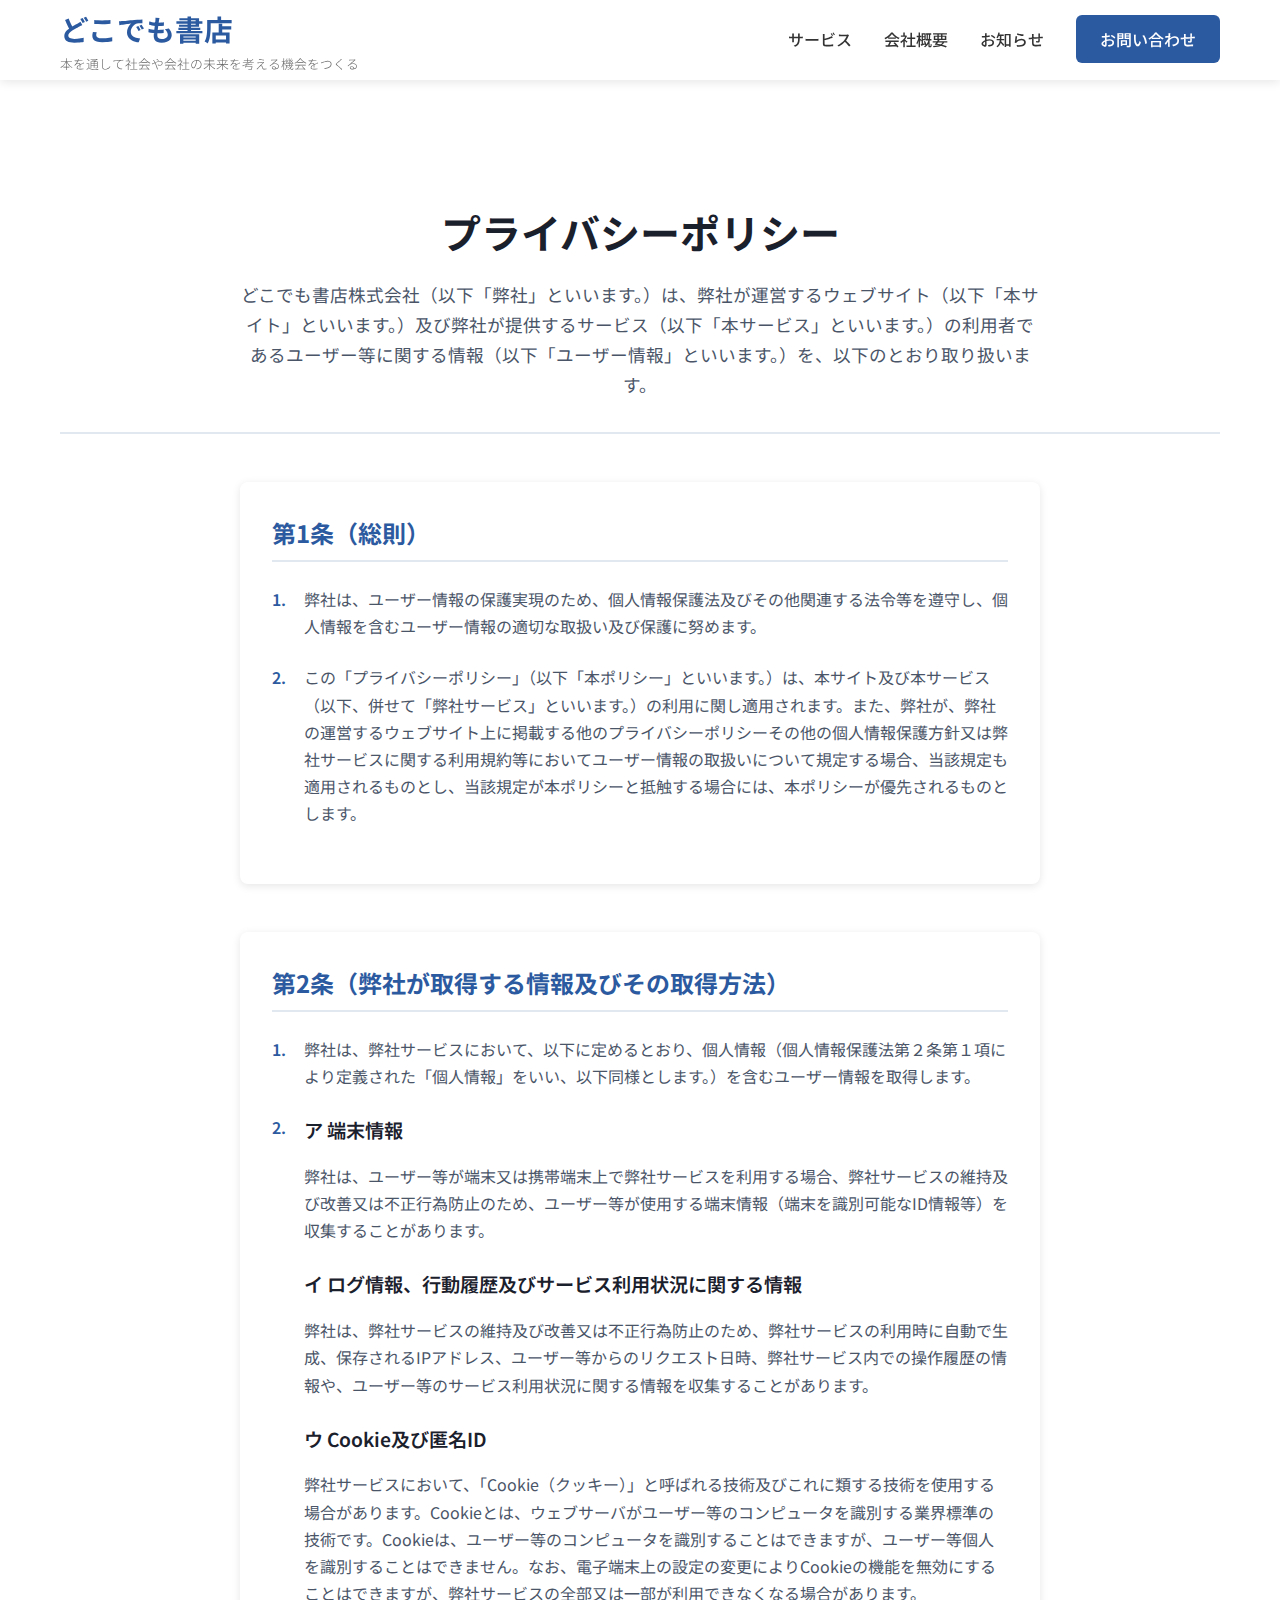
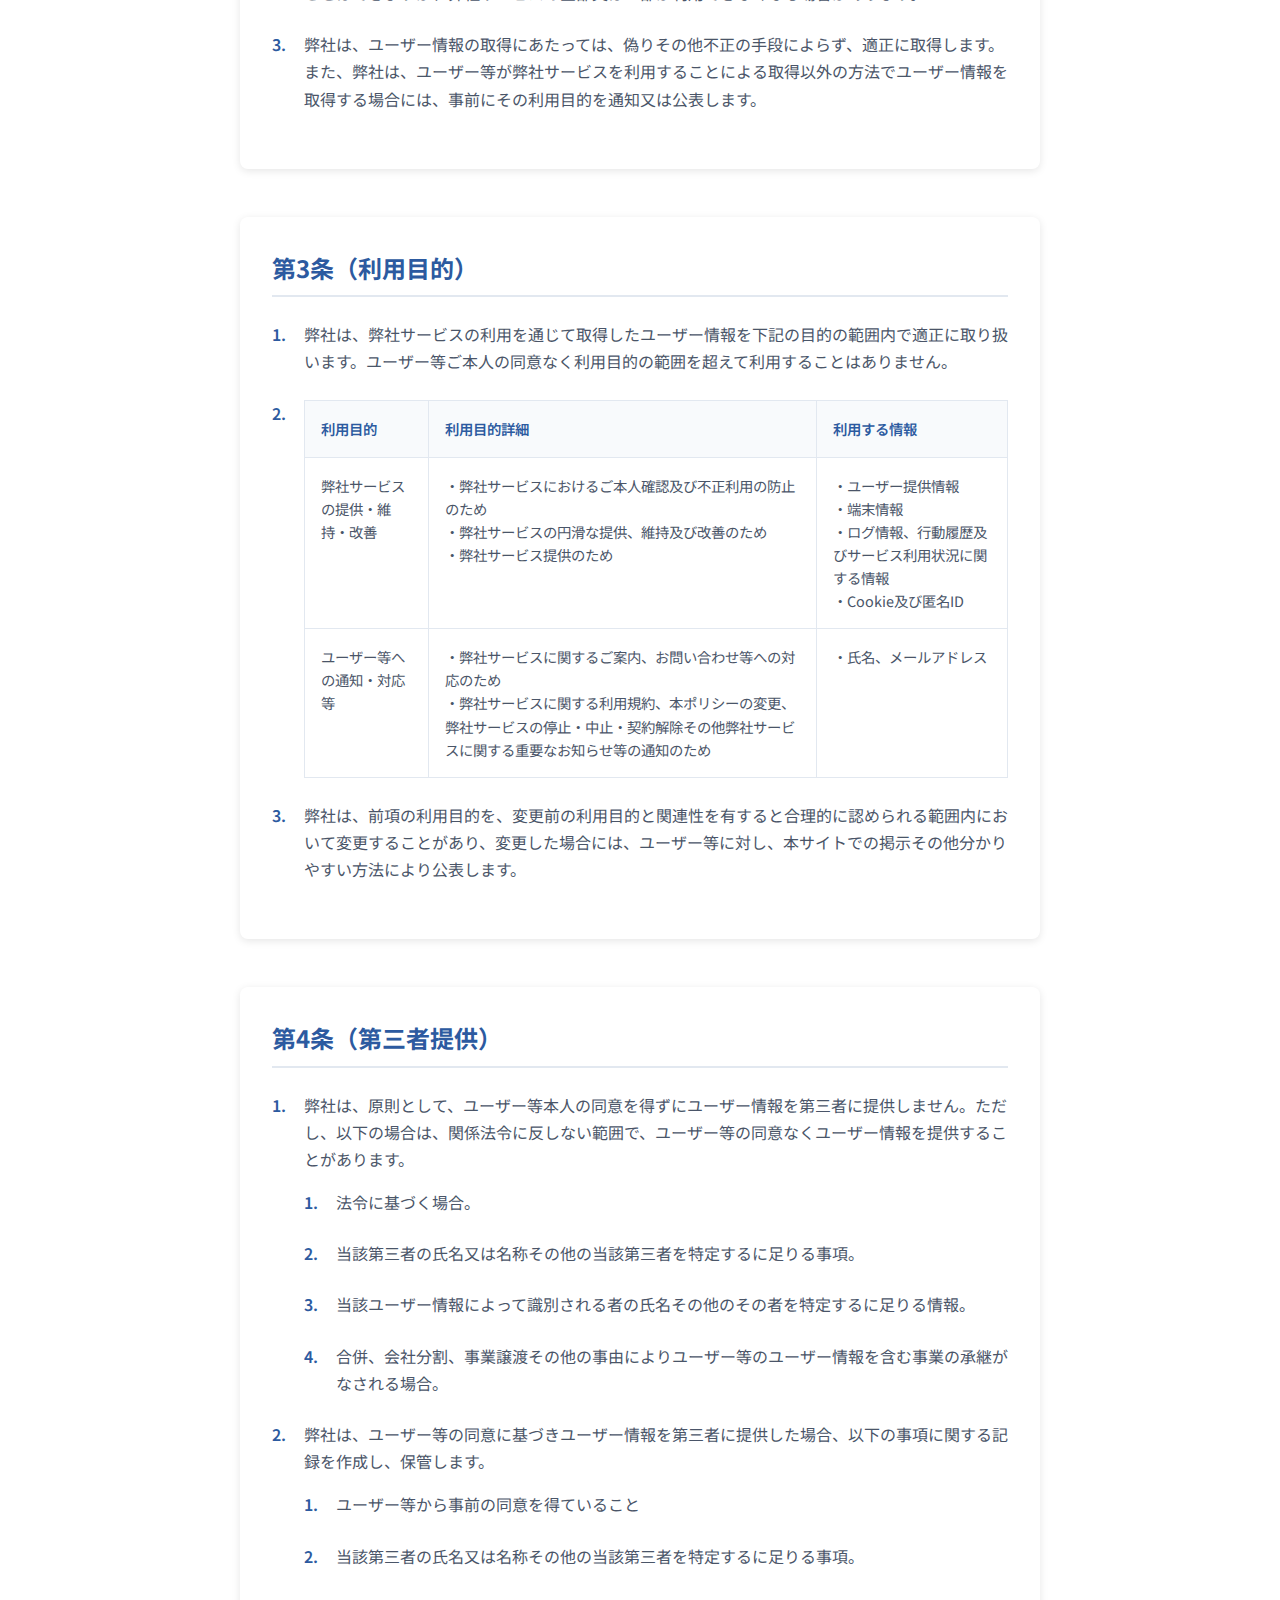
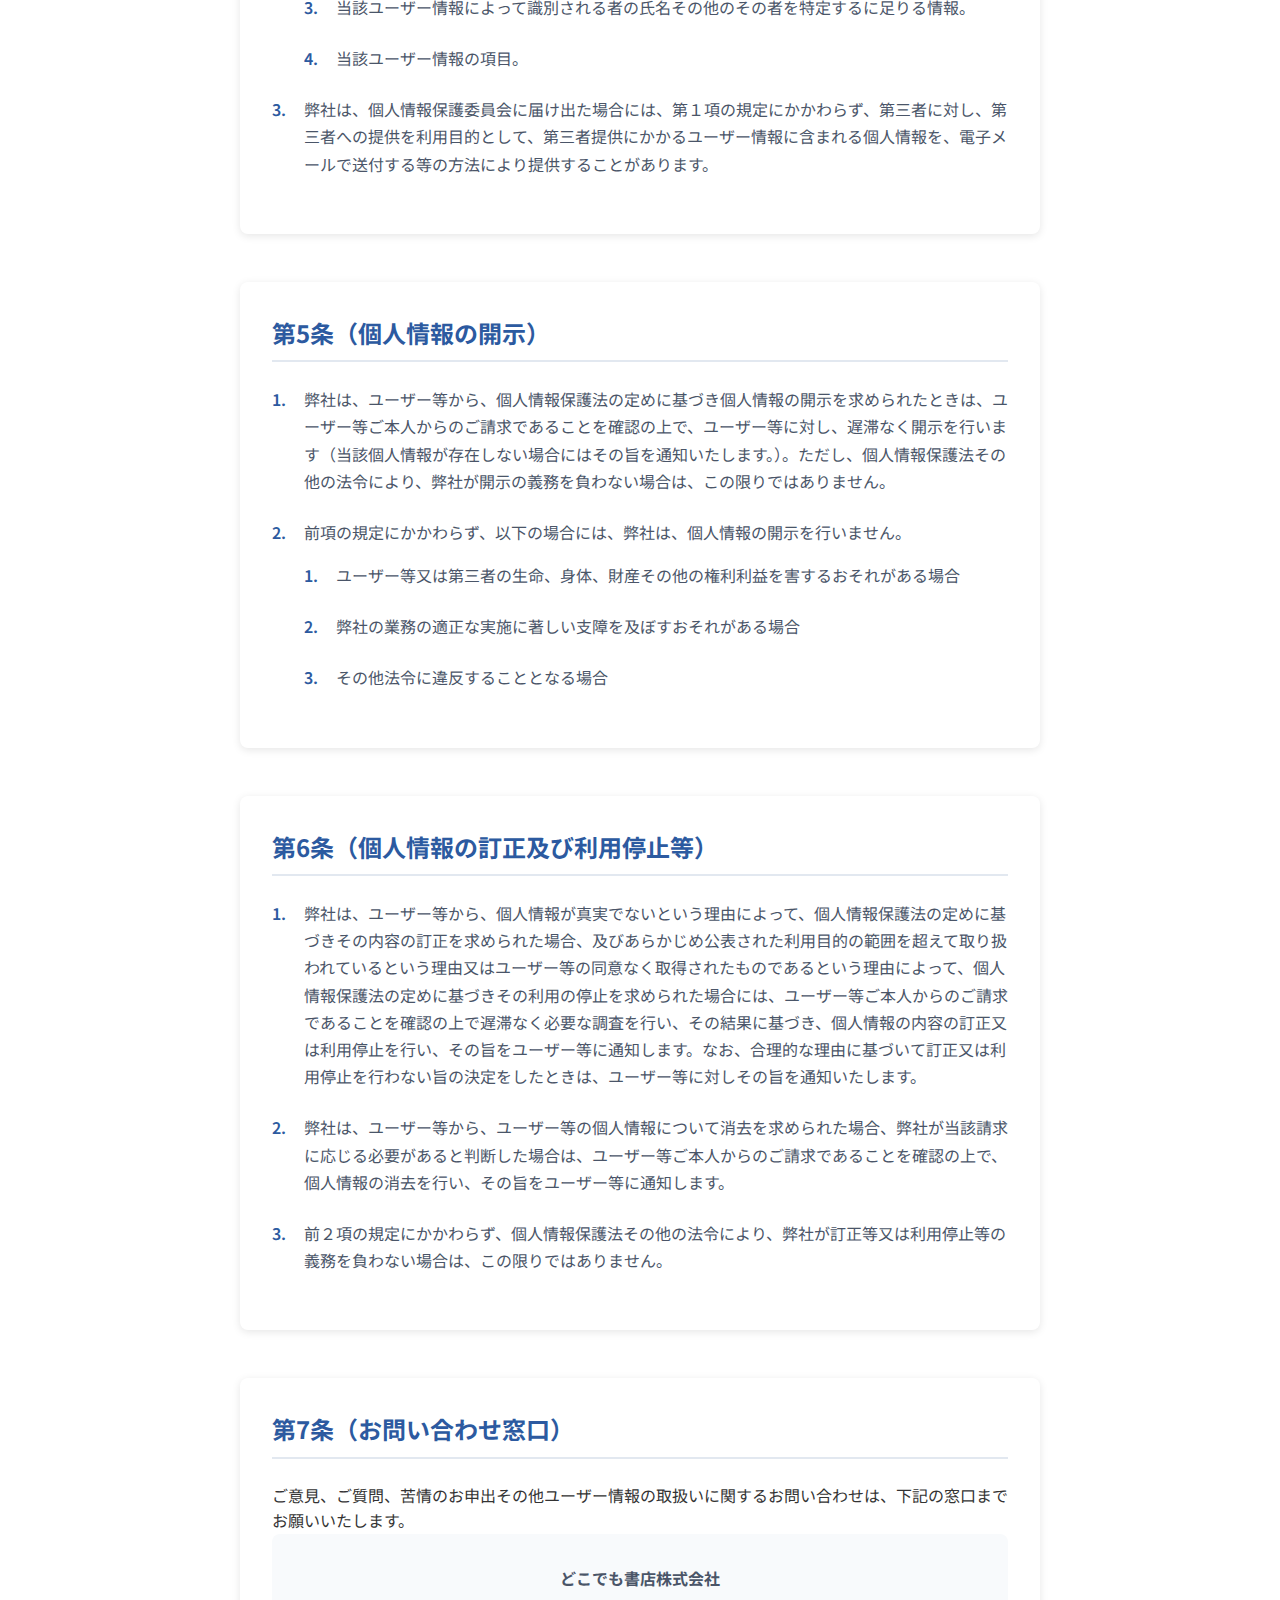
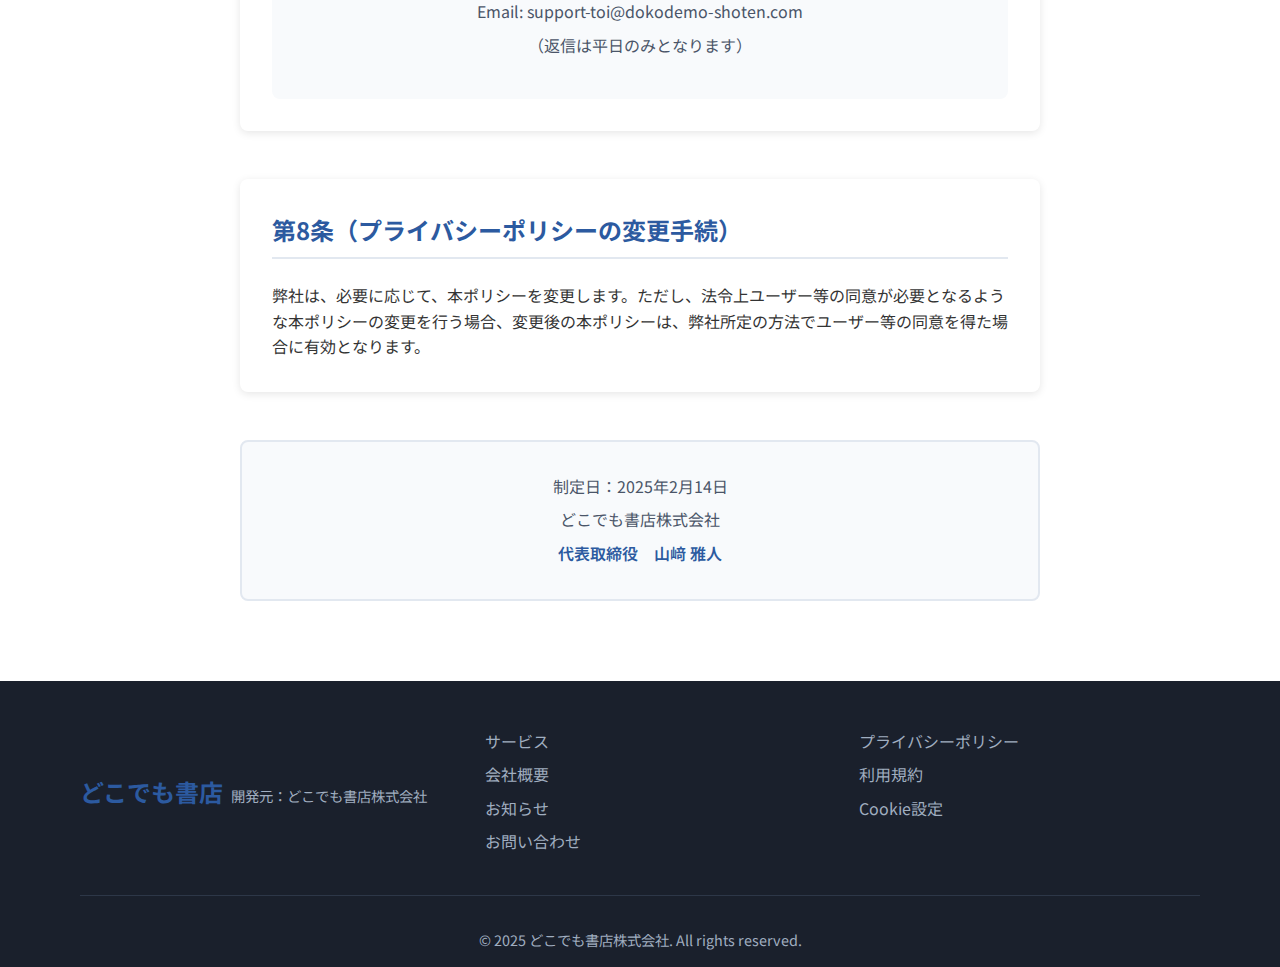
<file: privacy.html>
<!DOCTYPE html>
<html lang="ja">
<head>
    <meta charset="UTF-8">
    <meta name="viewport" content="width=device-width, initial-scale=1.0">
    <title>プライバシーポリシー | どこでも書店</title>
    <meta name="description" content="どこでも書店株式会社のプライバシーポリシーです。個人情報の取り扱いについて詳しく説明しています。">
    <link rel="stylesheet" href="styles.css">
    <link href="https://fonts.googleapis.com/css2?family=Noto+Sans+JP:wght@300;400;500;700&display=swap" rel="stylesheet">
</head>
<body>
    <!-- ヘッダー -->
    <header class="header">
        <nav class="nav">
            <div class="nav-container">
                <div class="logo">
                    <a href="index.html" style="text-decoration: none; color: inherit;">
                        <h1>どこでも書店</h1>
                        <p class="tagline">本を通して社会や会社の未来を考える機会をつくる</p>
                    </a>
                </div>
                <ul class="nav-menu">
                    <li><a href="index.html#services">サービス</a></li>
                    <li><a href="index.html#about">会社概要</a></li>
                    <li><a href="index.html#news">お知らせ</a></li>
                    <li><a href="index.html#contact" class="cta-button">お問い合わせ</a></li>
                </ul>
                <div class="hamburger">
                    <span></span>
                    <span></span>
                    <span></span>
                </div>
            </div>
        </nav>
    </header>

    <!-- メインコンテンツ -->
    <main class="privacy-page">
        <div class="container">
            <div class="page-header">
                <h1>プライバシーポリシー</h1>
                <p class="page-intro">どこでも書店株式会社（以下「弊社」といいます。）は、弊社が運営するウェブサイト（以下「本サイト」といいます。）及び弊社が提供するサービス（以下「本サービス」といいます。）の利用者であるユーザー等に関する情報（以下「ユーザー情報」といいます。）を、以下のとおり取り扱います。</p>
            </div>

            <div class="privacy-content">
                <section class="privacy-section">
                    <h2>第1条（総則）</h2>
                    <ol>
                        <li>弊社は、ユーザー情報の保護実現のため、個人情報保護法及びその他関連する法令等を遵守し、個人情報を含むユーザー情報の適切な取扱い及び保護に努めます。</li>
                        <li>この「プライバシーポリシー」（以下「本ポリシー」といいます。）は、本サイト及び本サービス（以下、併せて「弊社サービス」といいます。）の利用に関し適用されます。また、弊社が、弊社の運営するウェブサイト上に掲載する他のプライバシーポリシーその他の個人情報保護方針又は弊社サービスに関する利用規約等においてユーザー情報の取扱いについて規定する場合、当該規定も適用されるものとし、当該規定が本ポリシーと抵触する場合には、本ポリシーが優先されるものとします。</li>
                    </ol>
                </section>

                <section class="privacy-section">
                    <h2>第2条（弊社が取得する情報及びその取得方法）</h2>
                    <ol>
                        <li>弊社は、弊社サービスにおいて、以下に定めるとおり、個人情報（個人情報保護法第２条第１項により定義された「個人情報」をいい、以下同様とします。）を含むユーザー情報を取得します。</li>
                        <li>
                            <h3>ア 端末情報</h3>
                            <p>弊社は、ユーザー等が端末又は携帯端末上で弊社サービスを利用する場合、弊社サービスの維持及び改善又は不正行為防止のため、ユーザー等が使用する端末情報（端末を識別可能なID情報等）を収集することがあります。</p>
                            
                            <h3>イ ログ情報、行動履歴及びサービス利用状況に関する情報</h3>
                            <p>弊社は、弊社サービスの維持及び改善又は不正行為防止のため、弊社サービスの利用時に自動で生成、保存されるIPアドレス、ユーザー等からのリクエスト日時、弊社サービス内での操作履歴の情報や、ユーザー等のサービス利用状況に関する情報を収集することがあります。</p>
                            
                            <h3>ウ Cookie及び匿名ID</h3>
                            <p>弊社サービスにおいて、「Cookie（クッキー）」と呼ばれる技術及びこれに類する技術を使用する場合があります。Cookieとは、ウェブサーバがユーザー等のコンピュータを識別する業界標準の技術です。Cookieは、ユーザー等のコンピュータを識別することはできますが、ユーザー等個人を識別することはできません。なお、電子端末上の設定の変更によりCookieの機能を無効にすることはできますが、弊社サービスの全部又は一部が利用できなくなる場合があります。</p>
                        </li>
                        <li>弊社は、ユーザー情報の取得にあたっては、偽りその他不正の手段によらず、適正に取得します。また、弊社は、ユーザー等が弊社サービスを利用することによる取得以外の方法でユーザー情報を取得する場合には、事前にその利用目的を通知又は公表します。</li>
                    </ol>
                </section>

                <section class="privacy-section">
                    <h2>第3条（利用目的）</h2>
                    <ol>
                        <li>弊社は、弊社サービスの利用を通じて取得したユーザー情報を下記の目的の範囲内で適正に取り扱います。ユーザー等ご本人の同意なく利用目的の範囲を超えて利用することはありません。</li>
                        <li>
                            <table class="purpose-table">
                                <thead>
                                    <tr>
                                        <th>利用目的</th>
                                        <th>利用目的詳細</th>
                                        <th>利用する情報</th>
                                    </tr>
                                </thead>
                                <tbody>
                                    <tr>
                                        <td>弊社サービスの提供・維持・改善</td>
                                        <td>
                                            ・弊社サービスにおけるご本人確認及び不正利用の防止のため<br>
                                            ・弊社サービスの円滑な提供、維持及び改善のため<br>
                                            ・弊社サービス提供のため
                                        </td>
                                        <td>
                                            ・ユーザー提供情報<br>
                                            ・端末情報<br>
                                            ・ログ情報、行動履歴及びサービス利用状況に関する情報<br>
                                            ・Cookie及び匿名ID
                                        </td>
                                    </tr>
                                    <tr>
                                        <td>ユーザー等への通知・対応等</td>
                                        <td>
                                            ・弊社サービスに関するご案内、お問い合わせ等への対応のため<br>
                                            ・弊社サービスに関する利用規約、本ポリシーの変更、弊社サービスの停止・中止・契約解除その他弊社サービスに関する重要なお知らせ等の通知のため
                                        </td>
                                        <td>・氏名、メールアドレス</td>
                                    </tr>
                                </tbody>
                            </table>
                        </li>
                        <li>弊社は、前項の利用目的を、変更前の利用目的と関連性を有すると合理的に認められる範囲内において変更することがあり、変更した場合には、ユーザー等に対し、本サイトでの掲示その他分かりやすい方法により公表します。</li>
                    </ol>
                </section>

                <section class="privacy-section">
                    <h2>第4条（第三者提供）</h2>
                    <ol>
                        <li>弊社は、原則として、ユーザー等本人の同意を得ずにユーザー情報を第三者に提供しません。ただし、以下の場合は、関係法令に反しない範囲で、ユーザー等の同意なくユーザー情報を提供することがあります。
                            <ol class="sub-list">
                                <li>法令に基づく場合。</li>
                                <li>当該第三者の氏名又は名称その他の当該第三者を特定するに足りる事項。</li>
                                <li>当該ユーザー情報によって識別される者の氏名その他のその者を特定するに足りる情報。</li>
                                <li>合併、会社分割、事業譲渡その他の事由によりユーザー等のユーザー情報を含む事業の承継がなされる場合。</li>
                            </ol>
                        </li>
                        <li>弊社は、ユーザー等の同意に基づきユーザー情報を第三者に提供した場合、以下の事項に関する記録を作成し、保管します。
                            <ol class="sub-list">
                                <li>ユーザー等から事前の同意を得ていること</li>
                                <li>当該第三者の氏名又は名称その他の当該第三者を特定するに足りる事項。</li>
                                <li>当該ユーザー情報によって識別される者の氏名その他のその者を特定するに足りる情報。</li>
                                <li>当該ユーザー情報の項目。</li>
                            </ol>
                        </li>
                        <li>弊社は、個人情報保護委員会に届け出た場合には、第１項の規定にかかわらず、第三者に対し、第三者への提供を利用目的として、第三者提供にかかるユーザー情報に含まれる個人情報を、電子メールで送付する等の方法により提供することがあります。</li>
                    </ol>
                </section>

                <section class="privacy-section">
                    <h2>第5条（個人情報の開示）</h2>
                    <ol>
                        <li>弊社は、ユーザー等から、個人情報保護法の定めに基づき個人情報の開示を求められたときは、ユーザー等ご本人からのご請求であることを確認の上で、ユーザー等に対し、遅滞なく開示を行います（当該個人情報が存在しない場合にはその旨を通知いたします。）。ただし、個人情報保護法その他の法令により、弊社が開示の義務を負わない場合は、この限りではありません。</li>
                        <li>前項の規定にかかわらず、以下の場合には、弊社は、個人情報の開示を行いません。
                            <ol class="sub-list">
                                <li>ユーザー等又は第三者の生命、身体、財産その他の権利利益を害するおそれがある場合</li>
                                <li>弊社の業務の適正な実施に著しい支障を及ぼすおそれがある場合</li>
                                <li>その他法令に違反することとなる場合</li>
                            </ol>
                        </li>
                    </ol>
                </section>

                <section class="privacy-section">
                    <h2>第6条（個人情報の訂正及び利用停止等）</h2>
                    <ol>
                        <li>弊社は、ユーザー等から、個人情報が真実でないという理由によって、個人情報保護法の定めに基づきその内容の訂正を求められた場合、及びあらかじめ公表された利用目的の範囲を超えて取り扱われているという理由又はユーザー等の同意なく取得されたものであるという理由によって、個人情報保護法の定めに基づきその利用の停止を求められた場合には、ユーザー等ご本人からのご請求であることを確認の上で遅滞なく必要な調査を行い、その結果に基づき、個人情報の内容の訂正又は利用停止を行い、その旨をユーザー等に通知します。なお、合理的な理由に基づいて訂正又は利用停止を行わない旨の決定をしたときは、ユーザー等に対しその旨を通知いたします。</li>
                        <li>弊社は、ユーザー等から、ユーザー等の個人情報について消去を求められた場合、弊社が当該請求に応じる必要があると判断した場合は、ユーザー等ご本人からのご請求であることを確認の上で、個人情報の消去を行い、その旨をユーザー等に通知します。</li>
                        <li>前２項の規定にかかわらず、個人情報保護法その他の法令により、弊社が訂正等又は利用停止等の義務を負わない場合は、この限りではありません。</li>
                    </ol>
                </section>

                <section class="privacy-section">
                    <h2>第7条（お問い合わせ窓口）</h2>
                    <p>ご意見、ご質問、苦情のお申出その他ユーザー情報の取扱いに関するお問い合わせは、下記の窓口までお願いいたします。</p>
                    <div class="contact-info">
                        <p><strong>どこでも書店株式会社</strong></p>
                        <p>Email: support-toi@dokodemo-shoten.com</p>
                        <p>（返信は平日のみとなります）</p>
                    </div>
                </section>

                <section class="privacy-section">
                    <h2>第8条（プライバシーポリシーの変更手続）</h2>
                    <p>弊社は、必要に応じて、本ポリシーを変更します。ただし、法令上ユーザー等の同意が必要となるような本ポリシーの変更を行う場合、変更後の本ポリシーは、弊社所定の方法でユーザー等の同意を得た場合に有効となります。</p>
                </section>

                <div class="policy-footer">
                    <p>制定日：2025年2月14日</p>
                    <p>どこでも書店株式会社</p>
                    <p>代表取締役　山﨑 雅人</p>
                </div>
            </div>
        </div>
    </main>

    <!-- フッター -->
    <footer class="footer">
        <div class="container">
            <div class="footer-content">
                <div class="footer-main">
                    <div class="footer-logo">
                        <h3>どこでも書店</h3>
                        <p>開発元：どこでも書店株式会社</p>
                    </div>
                    <div class="footer-links">
                        <ul>
                            <li><a href="index.html#services">サービス</a></li>
                            <li><a href="index.html#about">会社概要</a></li>
                            <li><a href="index.html#news">お知らせ</a></li>
                            <li><a href="index.html#contact">お問い合わせ</a></li>
                        </ul>
                        <ul>
                            <li><a href="privacy.html">プライバシーポリシー</a></li>
                            <li><a href="terms.html">利用規約</a></li>
                            <li><a href="cookie.html">Cookie設定</a></li>
                        </ul>
                    </div>
                </div>
                <div class="footer-bottom">
                    <p>&copy; 2025 どこでも書店株式会社. All rights reserved.</p>
                </div>
            </div>
        </div>
    </footer>

    <script src="script.js"></script>
</body>
</html>
</file>
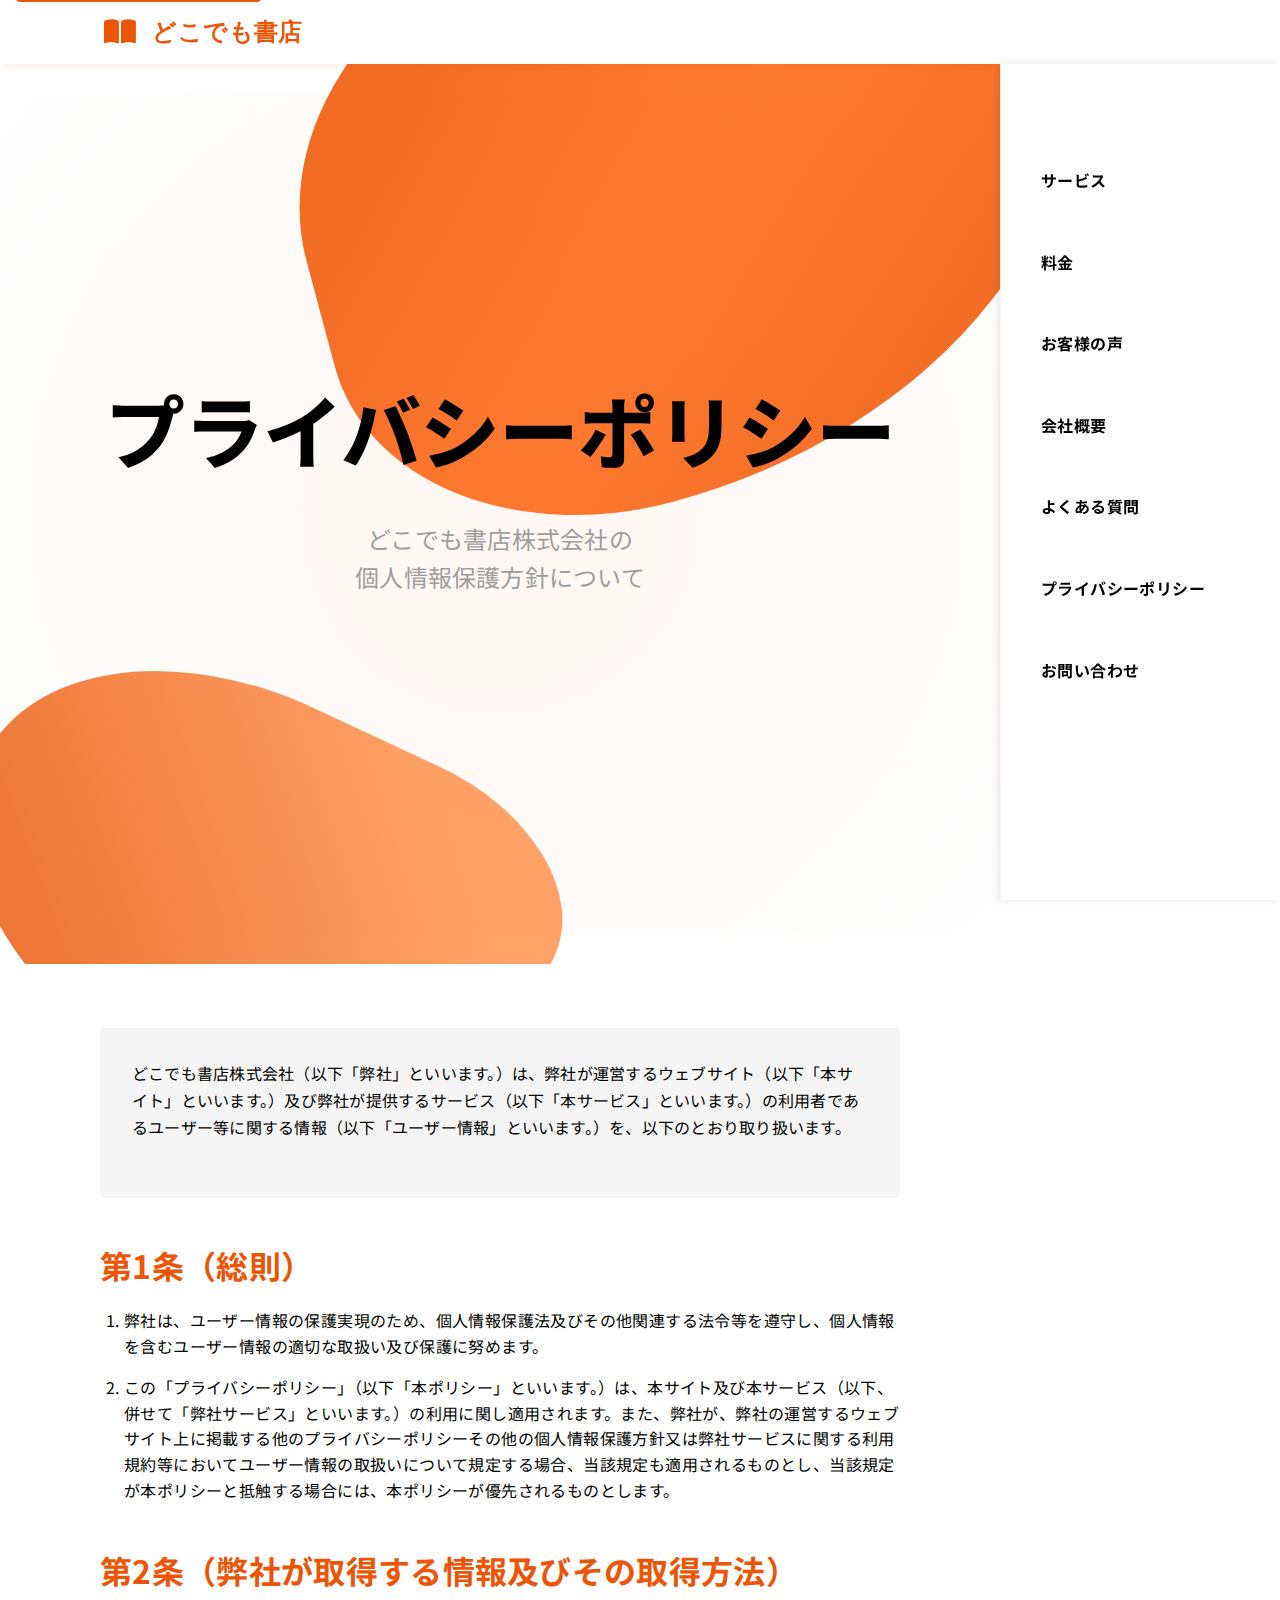
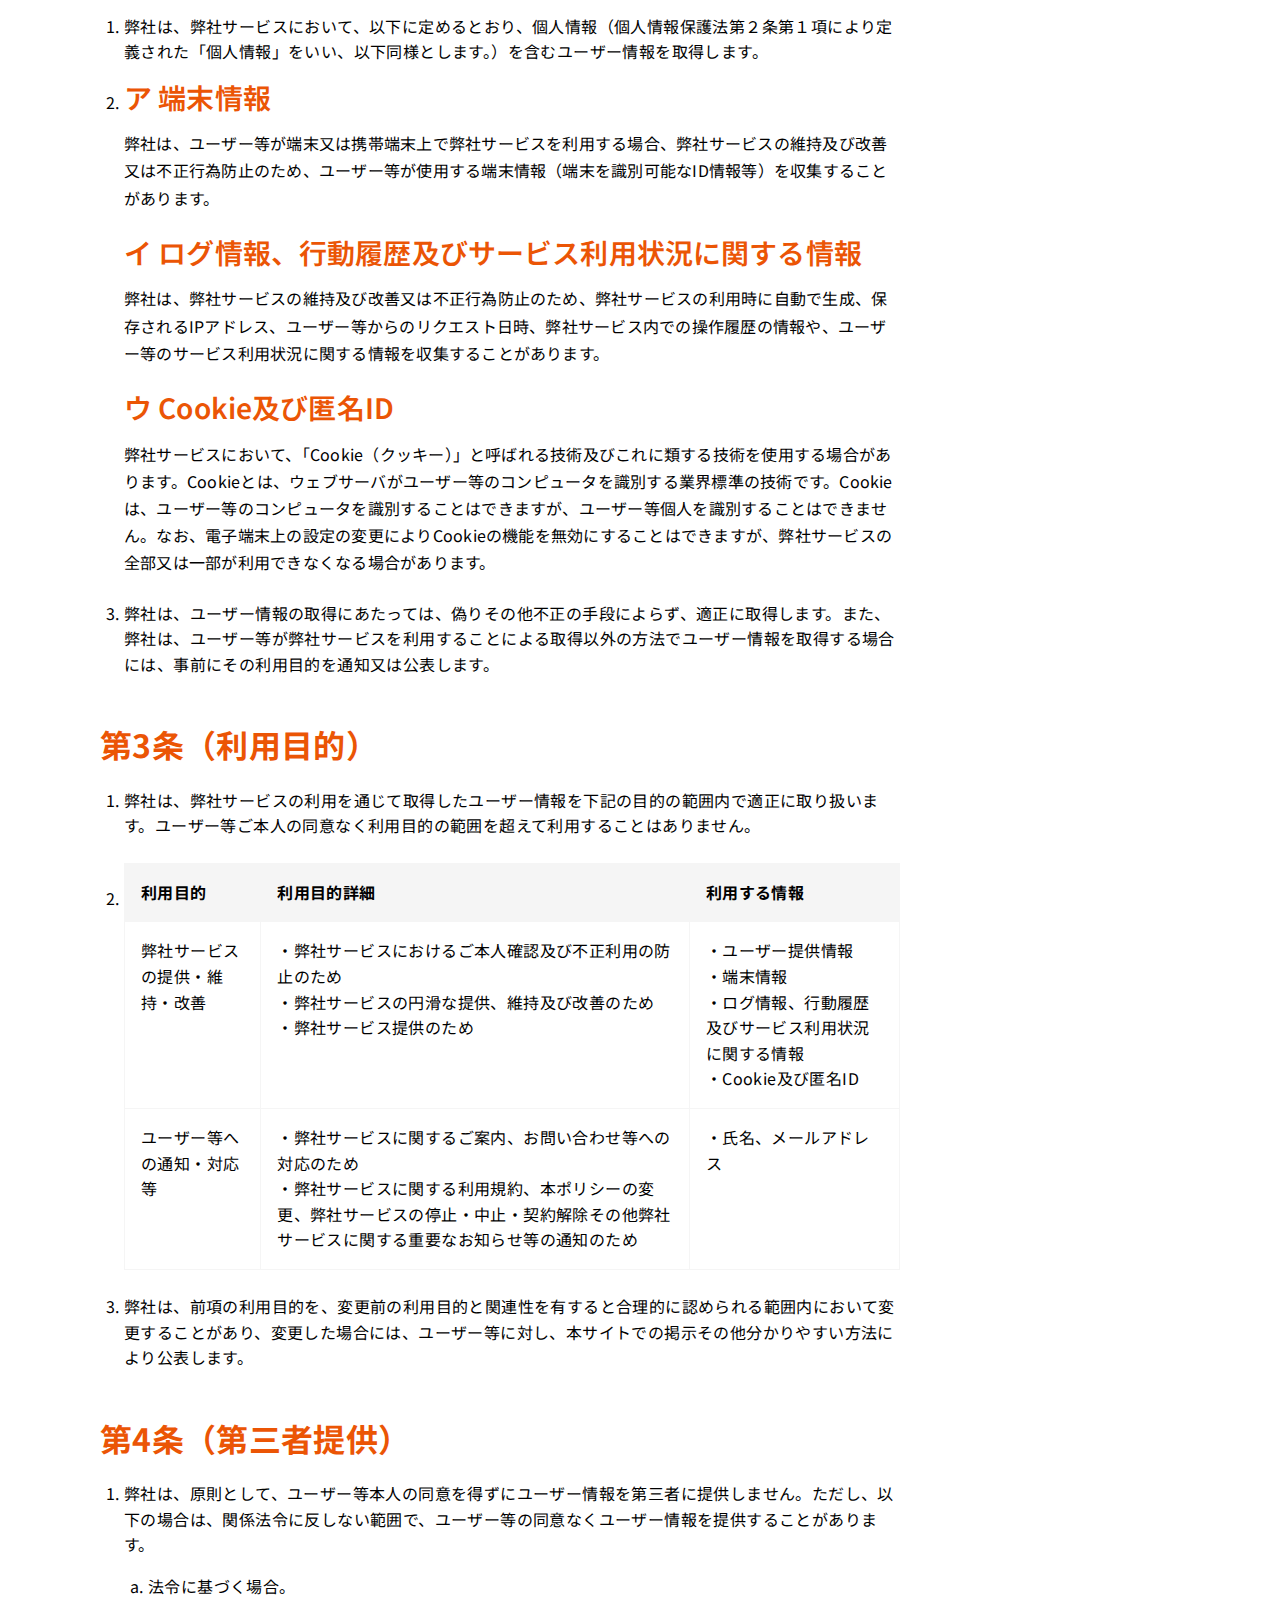
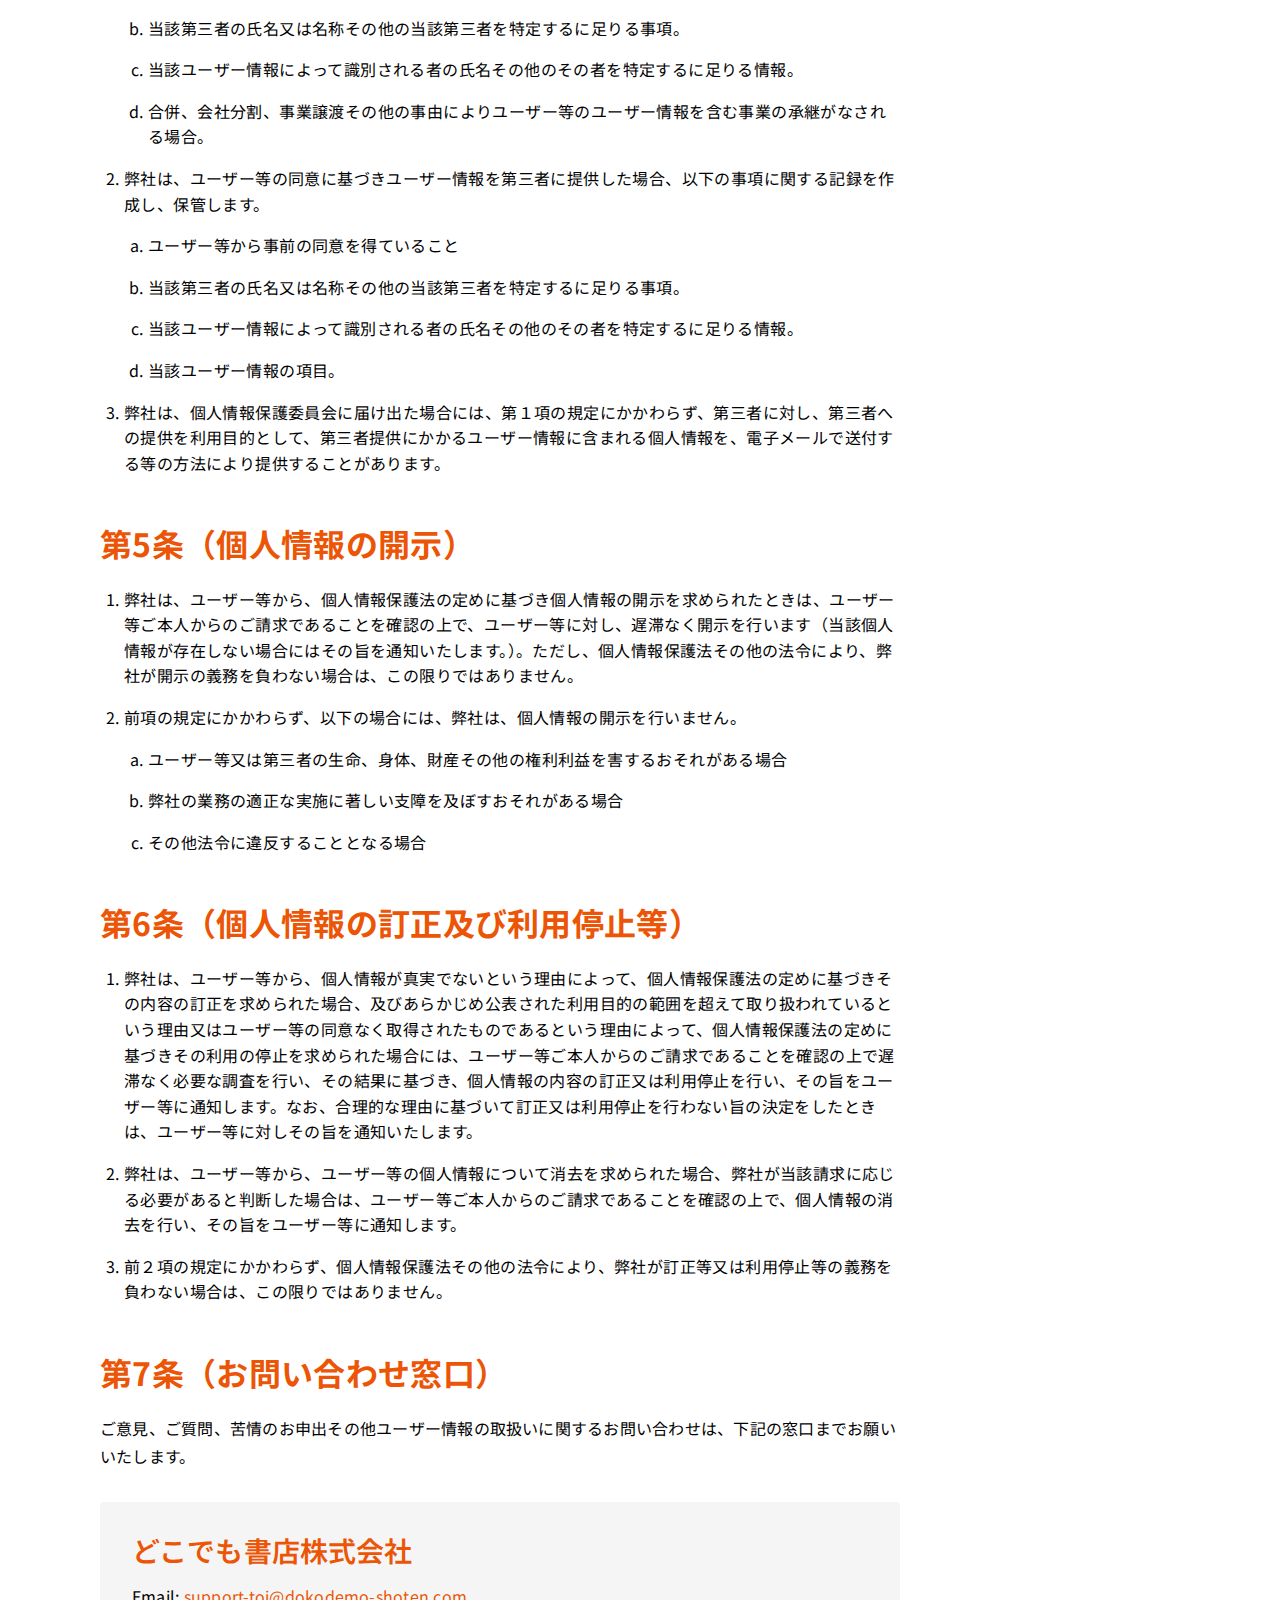
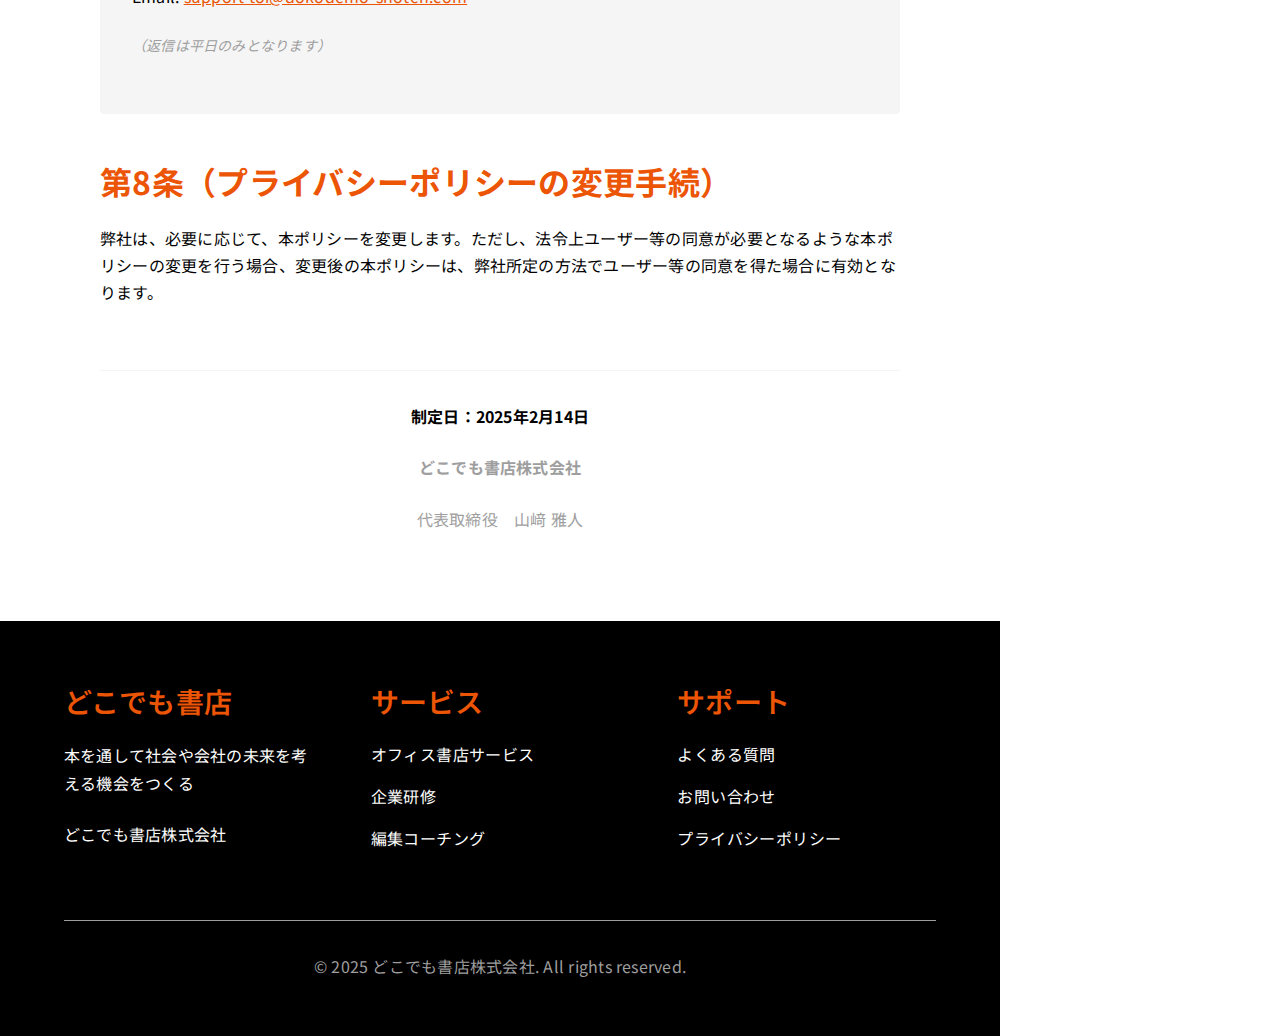
<file: privacy2.html>
<!DOCTYPE html>
<html lang="ja">
<head>
    <meta charset="UTF-8">
    <meta name="viewport" content="width=device-width, initial-scale=1.0">
    <title>プライバシーポリシー | どこでも書店</title>
    <meta name="description" content="どこでも書店株式会社のプライバシーポリシーです。個人情報の取り扱いについて詳しく説明しています。">
    <link rel="stylesheet" href="styles2.css">
    <link rel="stylesheet" href="https://cdnjs.cloudflare.com/ajax/libs/font-awesome/6.4.0/css/all.min.css">
</head>
<body>
    <!-- Skip link for accessibility -->
    <a href="#main-content" class="skip-link">メインコンテンツへスキップ</a>
    
    <!-- Header -->
    <header class="header" role="banner">
        <div class="container">
            <nav class="nav-content" role="navigation" aria-label="メインナビゲーション">
                <a href="index2.html" class="logo">
                    <i class="fas fa-book-open" aria-hidden="true"></i>
                    <span>どこでも書店</span>
                </a>
                <button class="hamburger" 
                        aria-label="メニューを開く" 
                        aria-expanded="false" 
                        aria-controls="menu-panel">
                    <span class="hamburger-line"></span>
                    <span class="hamburger-line"></span>
                    <span class="hamburger-line"></span>
                </button>
            </nav>
        </div>
        
        <!-- Backdrop -->
        <div class="backdrop" aria-hidden="true"></div>
        
        <!-- Slide Panel Navigation -->
        <aside class="menu-panel" id="menu-panel" role="navigation" aria-label="サイトナビゲーション">
            <nav>
                <ul class="menu-list" role="list">
                    <li><a href="index2.html#services">サービス</a></li>
                    <li><a href="index2.html#pricing">料金</a></li>
                    <li><a href="index2.html#testimonials">お客様の声</a></li>
                    <li><a href="index2.html#about">会社概要</a></li>
                    <li><a href="faq2.html">よくある質問</a></li>
                    <li><a href="privacy2.html">プライバシーポリシー</a></li>
                    <li><a href="index2.html#contact">お問い合わせ</a></li>
                </ul>
            </nav>
        </aside>
    </header>

    <!-- Main Content -->
    <main id="main-content" role="main">
        <!-- Page Header -->
        <section class="hero">
            <div class="container">
                <div class="hero-content">
                    <h1 class="hero-title">プライバシーポリシー</h1>
                    <p class="hero-subtitle">
                        どこでも書店株式会社の<br>
                        個人情報保護方針について
                    </p>
                </div>
            </div>
        </section>

        <!-- Privacy Policy Content -->
        <section class="content-section">
            <div class="container">
                <div class="privacy-content">
                    <div class="privacy-intro">
                        <p>どこでも書店株式会社（以下「弊社」といいます。）は、弊社が運営するウェブサイト（以下「本サイト」といいます。）及び弊社が提供するサービス（以下「本サービス」といいます。）の利用者であるユーザー等に関する情報（以下「ユーザー情報」といいます。）を、以下のとおり取り扱います。</p>
                    </div>

                    <article class="privacy-section">
                        <h2 class="text-brand">第1条（総則）</h2>
                        <ol class="privacy-list">
                            <li>弊社は、ユーザー情報の保護実現のため、個人情報保護法及びその他関連する法令等を遵守し、個人情報を含むユーザー情報の適切な取扱い及び保護に努めます。</li>
                            <li>この「プライバシーポリシー」（以下「本ポリシー」といいます。）は、本サイト及び本サービス（以下、併せて「弊社サービス」といいます。）の利用に関し適用されます。また、弊社が、弊社の運営するウェブサイト上に掲載する他のプライバシーポリシーその他の個人情報保護方針又は弊社サービスに関する利用規約等においてユーザー情報の取扱いについて規定する場合、当該規定も適用されるものとし、当該規定が本ポリシーと抵触する場合には、本ポリシーが優先されるものとします。</li>
                        </ol>
                    </article>

                    <article class="privacy-section">
                        <h2 class="text-brand">第2条（弊社が取得する情報及びその取得方法）</h2>
                        <ol class="privacy-list">
                            <li>弊社は、弊社サービスにおいて、以下に定めるとおり、個人情報（個人情報保護法第２条第１項により定義された「個人情報」をいい、以下同様とします。）を含むユーザー情報を取得します。</li>
                            <li>
                                <div class="info-category">
                                    <h3>ア 端末情報</h3>
                                    <p>弊社は、ユーザー等が端末又は携帯端末上で弊社サービスを利用する場合、弊社サービスの維持及び改善又は不正行為防止のため、ユーザー等が使用する端末情報（端末を識別可能なID情報等）を収集することがあります。</p>
                                </div>
                                
                                <div class="info-category">
                                    <h3>イ ログ情報、行動履歴及びサービス利用状況に関する情報</h3>
                                    <p>弊社は、弊社サービスの維持及び改善又は不正行為防止のため、弊社サービスの利用時に自動で生成、保存されるIPアドレス、ユーザー等からのリクエスト日時、弊社サービス内での操作履歴の情報や、ユーザー等のサービス利用状況に関する情報を収集することがあります。</p>
                                </div>
                                
                                <div class="info-category">
                                    <h3>ウ Cookie及び匿名ID</h3>
                                    <p>弊社サービスにおいて、「Cookie（クッキー）」と呼ばれる技術及びこれに類する技術を使用する場合があります。Cookieとは、ウェブサーバがユーザー等のコンピュータを識別する業界標準の技術です。Cookieは、ユーザー等のコンピュータを識別することはできますが、ユーザー等個人を識別することはできません。なお、電子端末上の設定の変更によりCookieの機能を無効にすることはできますが、弊社サービスの全部又は一部が利用できなくなる場合があります。</p>
                                </div>
                            </li>
                            <li>弊社は、ユーザー情報の取得にあたっては、偽りその他不正の手段によらず、適正に取得します。また、弊社は、ユーザー等が弊社サービスを利用することによる取得以外の方法でユーザー情報を取得する場合には、事前にその利用目的を通知又は公表します。</li>
                        </ol>
                    </article>

                    <article class="privacy-section">
                        <h2 class="text-brand">第3条（利用目的）</h2>
                        <ol class="privacy-list">
                            <li>弊社は、弊社サービスの利用を通じて取得したユーザー情報を下記の目的の範囲内で適正に取り扱います。ユーザー等ご本人の同意なく利用目的の範囲を超えて利用することはありません。</li>
                            <li>
                                <div class="purpose-table-container">
                                    <table class="purpose-table">
                                        <thead>
                                            <tr>
                                                <th>利用目的</th>
                                                <th>利用目的詳細</th>
                                                <th>利用する情報</th>
                                            </tr>
                                        </thead>
                                        <tbody>
                                            <tr>
                                                <td>弊社サービスの提供・維持・改善</td>
                                                <td>
                                                    ・弊社サービスにおけるご本人確認及び不正利用の防止のため<br>
                                                    ・弊社サービスの円滑な提供、維持及び改善のため<br>
                                                    ・弊社サービス提供のため
                                                </td>
                                                <td>
                                                    ・ユーザー提供情報<br>
                                                    ・端末情報<br>
                                                    ・ログ情報、行動履歴及びサービス利用状況に関する情報<br>
                                                    ・Cookie及び匿名ID
                                                </td>
                                            </tr>
                                            <tr>
                                                <td>ユーザー等への通知・対応等</td>
                                                <td>
                                                    ・弊社サービスに関するご案内、お問い合わせ等への対応のため<br>
                                                    ・弊社サービスに関する利用規約、本ポリシーの変更、弊社サービスの停止・中止・契約解除その他弊社サービスに関する重要なお知らせ等の通知のため
                                                </td>
                                                <td>・氏名、メールアドレス</td>
                                            </tr>
                                        </tbody>
                                    </table>
                                </div>
                            </li>
                            <li>弊社は、前項の利用目的を、変更前の利用目的と関連性を有すると合理的に認められる範囲内において変更することがあり、変更した場合には、ユーザー等に対し、本サイトでの掲示その他分かりやすい方法により公表します。</li>
                        </ol>
                    </article>

                    <article class="privacy-section">
                        <h2 class="text-brand">第4条（第三者提供）</h2>
                        <ol class="privacy-list">
                            <li>弊社は、原則として、ユーザー等本人の同意を得ずにユーザー情報を第三者に提供しません。ただし、以下の場合は、関係法令に反しない範囲で、ユーザー等の同意なくユーザー情報を提供することがあります。
                                <ol class="sub-list">
                                    <li>法令に基づく場合。</li>
                                    <li>当該第三者の氏名又は名称その他の当該第三者を特定するに足りる事項。</li>
                                    <li>当該ユーザー情報によって識別される者の氏名その他のその者を特定するに足りる情報。</li>
                                    <li>合併、会社分割、事業譲渡その他の事由によりユーザー等のユーザー情報を含む事業の承継がなされる場合。</li>
                                </ol>
                            </li>
                            <li>弊社は、ユーザー等の同意に基づきユーザー情報を第三者に提供した場合、以下の事項に関する記録を作成し、保管します。
                                <ol class="sub-list">
                                    <li>ユーザー等から事前の同意を得ていること</li>
                                    <li>当該第三者の氏名又は名称その他の当該第三者を特定するに足りる事項。</li>
                                    <li>当該ユーザー情報によって識別される者の氏名その他のその者を特定するに足りる情報。</li>
                                    <li>当該ユーザー情報の項目。</li>
                                </ol>
                            </li>
                            <li>弊社は、個人情報保護委員会に届け出た場合には、第１項の規定にかかわらず、第三者に対し、第三者への提供を利用目的として、第三者提供にかかるユーザー情報に含まれる個人情報を、電子メールで送付する等の方法により提供することがあります。</li>
                        </ol>
                    </article>

                    <article class="privacy-section">
                        <h2 class="text-brand">第5条（個人情報の開示）</h2>
                        <ol class="privacy-list">
                            <li>弊社は、ユーザー等から、個人情報保護法の定めに基づき個人情報の開示を求められたときは、ユーザー等ご本人からのご請求であることを確認の上で、ユーザー等に対し、遅滞なく開示を行います（当該個人情報が存在しない場合にはその旨を通知いたします。）。ただし、個人情報保護法その他の法令により、弊社が開示の義務を負わない場合は、この限りではありません。</li>
                            <li>前項の規定にかかわらず、以下の場合には、弊社は、個人情報の開示を行いません。
                                <ol class="sub-list">
                                    <li>ユーザー等又は第三者の生命、身体、財産その他の権利利益を害するおそれがある場合</li>
                                    <li>弊社の業務の適正な実施に著しい支障を及ぼすおそれがある場合</li>
                                    <li>その他法令に違反することとなる場合</li>
                                </ol>
                            </li>
                        </ol>
                    </article>

                    <article class="privacy-section">
                        <h2 class="text-brand">第6条（個人情報の訂正及び利用停止等）</h2>
                        <ol class="privacy-list">
                            <li>弊社は、ユーザー等から、個人情報が真実でないという理由によって、個人情報保護法の定めに基づきその内容の訂正を求められた場合、及びあらかじめ公表された利用目的の範囲を超えて取り扱われているという理由又はユーザー等の同意なく取得されたものであるという理由によって、個人情報保護法の定めに基づきその利用の停止を求められた場合には、ユーザー等ご本人からのご請求であることを確認の上で遅滞なく必要な調査を行い、その結果に基づき、個人情報の内容の訂正又は利用停止を行い、その旨をユーザー等に通知します。なお、合理的な理由に基づいて訂正又は利用停止を行わない旨の決定をしたときは、ユーザー等に対しその旨を通知いたします。</li>
                            <li>弊社は、ユーザー等から、ユーザー等の個人情報について消去を求められた場合、弊社が当該請求に応じる必要があると判断した場合は、ユーザー等ご本人からのご請求であることを確認の上で、個人情報の消去を行い、その旨をユーザー等に通知します。</li>
                            <li>前２項の規定にかかわらず、個人情報保護法その他の法令により、弊社が訂正等又は利用停止等の義務を負わない場合は、この限りではありません。</li>
                        </ol>
                    </article>

                    <article class="privacy-section">
                        <h2 class="text-brand">第7条（お問い合わせ窓口）</h2>
                        <p>ご意見、ご質問、苦情のお申出その他ユーザー情報の取扱いに関するお問い合わせは、下記の窓口までお願いいたします。</p>
                        <div class="contact-info-box">
                            <h3 class="text-brand">どこでも書店株式会社</h3>
                            <p>Email: <a href="mailto:support-toi@dokodemo-shoten.com" class="text-brand">support-toi@dokodemo-shoten.com</a></p>
                            <p class="note">（返信は平日のみとなります）</p>
                        </div>
                    </article>

                    <article class="privacy-section">
                        <h2 class="text-brand">第8条（プライバシーポリシーの変更手続）</h2>
                        <p>弊社は、必要に応じて、本ポリシーを変更します。ただし、法令上ユーザー等の同意が必要となるような本ポリシーの変更を行う場合、変更後の本ポリシーは、弊社所定の方法でユーザー等の同意を得た場合に有効となります。</p>
                    </article>

                    <div class="policy-footer">
                        <div class="policy-date">
                            <p><strong>制定日：2025年2月14日</strong></p>
                        </div>
                        <div class="policy-company">
                            <p><strong>どこでも書店株式会社</strong></p>
                            <p>代表取締役　山﨑 雅人</p>
                        </div>
                    </div>
                </div>
            </div>
        </section>
    </main>

    <!-- Footer -->
    <footer class="footer" role="contentinfo">
        <div class="container">
            <div class="footer-content">
                <div class="footer-section">
                    <h3>どこでも書店</h3>
                    <p>本を通して社会や会社の未来を考える機会をつくる</p>
                    <p>どこでも書店株式会社</p>
                </div>
                
                <div class="footer-section">
                    <h3>サービス</h3>
                    <ul>
                        <li><a href="index2.html#services">オフィス書店サービス</a></li>
                        <li><a href="index2.html#services">企業研修</a></li>
                        <li><a href="index2.html#services">編集コーチング</a></li>
                    </ul>
                </div>
                
                <div class="footer-section">
                    <h3>サポート</h3>
                    <ul>
                        <li><a href="faq2.html">よくある質問</a></li>
                        <li><a href="index2.html#contact">お問い合わせ</a></li>
                        <li><a href="privacy2.html">プライバシーポリシー</a></li>
                    </ul>
                </div>
            </div>
            
            <div class="footer-bottom">
                <p>&copy; 2025 どこでも書店株式会社. All rights reserved.</p>
            </div>
        </div>
    </footer>

    <script src="script2.js"></script>
</body>
</html>
</file>
<file: styles.css>
/* CSS変数定義 */
:root {
    --primary-color: #2c5aa0;
    --secondary-color: #1e3f73;
    --accent-color: #4CAF50;
    --text-color: #333;
    --text-light: #666;
    --background-light: #f8f9fa;
    --border-color: #e9ecef;
    --shadow-light: rgba(0, 0, 0, 0.1);
    --shadow-medium: rgba(0, 0, 0, 0.15);
}

/* リセットCSS */
* {
    margin: 0;
    padding: 0;
    box-sizing: border-box;
}

/* 基本設定 */
body {
    font-family: 'Noto Sans JP', sans-serif;
    line-height: 1.6;
    color: #333;
    background-color: #fff;
}

.container {
    max-width: 1200px;
    margin: 0 auto;
    padding: 0 20px;
}

/* ヘッダー */
.header {
    background: #fff;
    box-shadow: 0 2px 10px rgba(0,0,0,0.1);
    position: fixed;
    top: 0;
    left: 0;
    right: 0;
    z-index: 1000;
}

.nav-container {
    max-width: 1200px;
    margin: 0 auto;
    padding: 0 20px;
    display: flex;
    justify-content: space-between;
    align-items: center;
    height: 80px;
}

.logo h1 {
    font-size: 1.8rem;
    font-weight: 700;
    color: #2c5aa0;
    margin-bottom: 2px;
}

.tagline {
    font-size: 0.8rem;
    color: #666;
    font-weight: 300;
}

.nav-menu {
    display: flex;
    list-style: none;
    gap: 2rem;
    align-items: center;
}

.nav-menu a {
    text-decoration: none;
    color: #333;
    font-weight: 500;
    transition: color 0.3s ease;
}

.nav-menu a:hover {
    color: #2c5aa0;
}

.cta-button {
    background: #2c5aa0;
    color: white !important;
    padding: 12px 24px;
    border-radius: 6px;
    transition: background 0.3s ease;
}

.cta-button:hover {
    background: #1e3f73;
}

.hamburger {
    display: none;
    flex-direction: column;
    cursor: pointer;
}

.hamburger span {
    width: 25px;
    height: 3px;
    background: #333;
    margin: 3px 0;
    transition: 0.3s;
}

/* メインビジュアル */
.hero {
    position: relative;
    min-height: 100vh;
    display: flex;
    align-items: center;
    overflow: hidden;
}

.hero-background {
    position: absolute;
    top: 0;
    left: 0;
    width: 100%;
    height: 100%;
    z-index: -1;
}

.hero-bg-image {
    width: 100%;
    height: 100%;
    object-fit: cover;
    filter: brightness(0.4) blur(1px);
}

.hero-content {
    position: relative;
    z-index: 2;
    text-align: center;
    color: white;
    max-width: 800px;
    margin: 0 auto;
    padding: 2rem;
}

.hero-title {
    font-size: 3.5rem;
    font-weight: 700;
    margin-bottom: 1.5rem;
    line-height: 1.2;
    text-shadow: 2px 2px 4px rgba(0,0,0,0.5);
}

.hero-title .highlight {
    color: #4CAF50;
    text-shadow: 2px 2px 4px rgba(0,0,0,0.7);
}

.hero-subtitle {
    font-size: 1.3rem;
    margin-bottom: 2.5rem;
    line-height: 1.6;
    text-shadow: 1px 1px 2px rgba(0,0,0,0.5);
}

.hero-stats {
    margin-bottom: 2rem;
}

.stat-item h3 {
    font-size: 1.2rem;
    color: #2c5aa0;
    margin-bottom: 1rem;
    font-weight: 600;
}

.company-logos {
    display: flex;
    gap: 2rem;
    flex-wrap: wrap;
}

.company-logos span {
    background: white;
    padding: 8px 16px;
    border-radius: 6px;
    font-weight: 500;
    color: #4a5568;
    box-shadow: 0 2px 4px rgba(0,0,0,0.1);
}

.btn {
    display: inline-block;
    padding: 1rem 2rem;
    border-radius: 50px;
    text-decoration: none;
    font-weight: 600;
    font-size: 1.1rem;
    transition: all 0.3s ease;
    border: 2px solid transparent;
    text-align: center;
    min-width: 200px;
}

.btn-primary {
    background: linear-gradient(135deg, #2c5aa0, #1e3f73);
    color: white;
    box-shadow: 0 4px 15px rgba(44, 90, 160, 0.3);
}

.btn-primary:hover {
    transform: translateY(-2px);
    box-shadow: 0 6px 20px rgba(44, 90, 160, 0.4);
}

.btn-secondary {
    background: transparent;
    color: white;
    border: 2px solid white;
}

.btn-secondary:hover {
    background: white;
    color: #2c5aa0;
    transform: translateY(-2px);
}

.service-note {
    color: #e53e3e;
    font-weight: 600;
    font-size: 1rem;
}

/* 課題提起セクション */
.problems {
    padding: 80px 0;
    background: #f7fafc;
}

.section-title {
    font-size: 2.2rem;
    font-weight: 700;
    text-align: center;
    margin-bottom: 3rem;
    color: #1a202c;
    line-height: 1.3;
}

.problems-grid {
    display: grid;
    grid-template-columns: repeat(auto-fit, minmax(280px, 1fr));
    gap: 1.5rem;
    margin-bottom: 3rem;
}

.problem-item {
    background: white;
    padding: 1.5rem;
    border-radius: 8px;
    text-align: center;
    font-weight: 500;
    color: #4a5568;
    box-shadow: 0 2px 8px rgba(0,0,0,0.1);
    transition: transform 0.3s ease;
}

.problem-item:hover {
    transform: translateY(-2px);
}

.solution-intro {
    text-align: center;
    margin-top: 3rem;
}

.solution-intro h3 {
    font-size: 1.8rem;
    color: #2c5aa0;
    margin-bottom: 1rem;
    font-weight: 700;
}

.solution-intro p {
    font-size: 1.1rem;
    color: #4a5568;
}

/* サービスセクション */
.services {
    padding: 5rem 0;
    background: linear-gradient(135deg, #f8f9fa 0%, #e9ecef 100%);
}

.services-grid {
    display: grid;
    grid-template-columns: repeat(auto-fit, minmax(350px, 1fr));
    gap: 2.5rem;
    margin-top: 3rem;
}

.service-card {
    background: white;
    border-radius: 20px;
    overflow: hidden;
    box-shadow: 0 10px 30px rgba(0,0,0,0.1);
    transition: all 0.3s ease;
    border: 1px solid #e9ecef;
}

.service-card:hover {
    transform: translateY(-10px);
    box-shadow: 0 20px 40px rgba(0,0,0,0.15);
}

.service-image {
    width: 100%;
    height: 200px;
    overflow: hidden;
    position: relative;
}

.service-image img {
    width: 100%;
    height: 100%;
    object-fit: cover;
    transition: transform 0.3s ease;
}

.service-card:hover .service-image img {
    transform: scale(1.05);
}

.service-content {
    padding: 2rem;
}

.service-icon {
    font-size: 2.5rem;
    color: #2c5aa0;
    margin-bottom: 1rem;
    display: flex;
    justify-content: center;
}

.service-icon i {
    display: block;
}

.service-content h3 {
    font-size: 1.5rem;
    font-weight: 600;
    color: #2c5aa0;
    margin-bottom: 1rem;
}

.service-content p {
    color: #666;
    line-height: 1.6;
    margin-bottom: 1.5rem;
}

.service-plans {
    display: grid;
    grid-template-columns: 1fr 1fr;
    gap: 1rem;
    margin-top: 1.5rem;
}

.plan {
    background: #f8f9fa;
    padding: 1.5rem;
    border-radius: 10px;
    border: 2px solid #e9ecef;
    transition: all 0.3s ease;
}

.plan:hover {
    border-color: #2c5aa0;
    background: #f0f7ff;
}

.plan h4 {
    color: #2c5aa0;
    font-size: 1.1rem;
    margin-bottom: 0.5rem;
}

.plan-price {
    font-weight: 600;
    margin-bottom: 1rem;
    color: #333;
}

.plan-price span {
    color: #2c5aa0;
    font-size: 1.2rem;
}

.plan ul {
    list-style: none;
    padding: 0;
}

.plan li {
    padding: 0.3rem 0;
    color: #666;
    font-size: 0.9rem;
}

.plan li:before {
    content: "✓ ";
    color: #4CAF50;
    font-weight: bold;
}

.service-features {
    margin-top: 1.5rem;
}

.feature {
    margin-bottom: 1.5rem;
    padding: 1rem;
    background: #f8f9fa;
    border-radius: 8px;
    border-left: 4px solid #2c5aa0;
}

.feature h4 {
    color: #2c5aa0;
    font-size: 1rem;
    margin-bottom: 0.5rem;
}

.feature p {
    color: #666;
    font-size: 0.9rem;
    margin: 0;
    line-height: 1.5;
}

/* カテゴリーグリッド */
.book-categories {
    margin-bottom: 3rem;
}

.categories-grid {
    display: grid;
    grid-template-columns: repeat(auto-fit, minmax(120px, 1fr));
    gap: 0.8rem;
    margin-bottom: 1rem;
}

.categories-grid span {
    background: #e2e8f0;
    padding: 8px 12px;
    border-radius: 20px;
    text-align: center;
    font-size: 0.9rem;
    color: #4a5568;
    font-weight: 500;
}

.note {
    color: #666;
    font-size: 0.9rem;
    line-height: 1.5;
}

/* 料金プラン */
.pricing-plans {
    display: grid;
    grid-template-columns: repeat(auto-fit, minmax(300px, 1fr));
    gap: 2rem;
}

.plan {
    background: #f8fafc;
    padding: 2rem;
    border-radius: 8px;
    border: 2px solid #e2e8f0;
}

.plan h5 {
    font-size: 1.3rem;
    color: #2c5aa0;
    margin-bottom: 1rem;
    font-weight: 700;
}

.plan-description {
    color: #4a5568;
    margin-bottom: 1.5rem;
}

.price {
    display: flex;
    flex-direction: column;
    gap: 0.5rem;
    margin-bottom: 1rem;
}

.original-price {
    text-decoration: line-through;
    color: #999;
}

.sale-price {
    color: #e53e3e;
    font-weight: 700;
}

.price-monthly {
    font-weight: 600;
    color: #2c5aa0;
}

.price-note {
    font-size: 0.9rem;
    color: #666;
}

/* 選ばれる理由 */
.reasons {
    padding: 80px 0;
    background: #f7fafc;
}

/* なぜ本が解決策なのかセクション */
.why-books {
    padding: 5rem 0;
    background: #f7fafc;
}

.why-books-header {
    text-align: center;
    margin-bottom: 3rem;
}

.why-books-header .section-title {
    color: #1a202c;
    font-size: 2.2rem;
    margin-bottom: 1rem;
    line-height: 1.3;
}

.highlight-text {
    color: #2c5aa0;
    font-weight: 700;
}

.why-books-header .section-subtitle {
    font-size: 1.1rem;
    color: #4a5568;
    max-width: 600px;
    margin: 0 auto;
}

.why-books-content {
    max-width: 1200px;
    margin: 0 auto;
}

/* 比較セクション */
.comparison-section {
    margin-bottom: 3rem;
}

.comparison-title {
    text-align: center;
    font-size: 1.5rem;
    margin-bottom: 2rem;
    color: #1a202c;
    font-weight: 600;
}

.comparison-grid {
    display: grid;
    grid-template-columns: 1fr 1fr;
    gap: 2rem;
    max-width: 800px;
    margin: 0 auto;
}

.comparison-item {
    background: white;
    border-radius: 15px;
    padding: 2rem;
    text-align: center;
    box-shadow: 0 5px 15px rgba(0,0,0,0.08);
    transition: transform 0.3s ease;
}

.comparison-item:hover {
    transform: translateY(-5px);
    box-shadow: 0 10px 25px rgba(0,0,0,0.12);
}

.comparison-item.old {
    border-left: 4px solid #e74c3c;
}

.comparison-item.new {
    border-left: 4px solid #27ae60;
}

.comparison-icon {
    font-size: 2rem;
    margin-bottom: 1rem;
    display: flex;
    justify-content: center;
}

.comparison-item h4 {
    font-size: 1.2rem;
    margin-bottom: 1rem;
    color: #1a202c;
    font-weight: 600;
}

.comparison-item ul {
    list-style: none;
    padding: 0;
}

.comparison-item li {
    padding: 0.5rem 0;
    color: #4a5568;
    font-size: 0.95rem;
    line-height: 1.4;
}

/* ベネフィットグリッド */
.benefits-grid {
    display: grid;
    grid-template-columns: repeat(auto-fit, minmax(280px, 1fr));
    gap: 2rem;
    margin-bottom: 3rem;
}

.benefit-card {
    background: white;
    border-radius: 15px;
    padding: 2rem;
    text-align: center;
    box-shadow: 0 5px 15px rgba(0,0,0,0.08);
    transition: all 0.3s ease;
    border-top: 4px solid #2c5aa0;
}

.benefit-card:hover {
    transform: translateY(-5px);
    box-shadow: 0 10px 25px rgba(0,0,0,0.12);
}

.benefit-icon {
    font-size: 2.5rem;
    color: #2c5aa0;
    margin-bottom: 1rem;
    display: flex;
    justify-content: center;
}

.benefit-card h3 {
    font-size: 1.3rem;
    color: #1a202c;
    margin-bottom: 1rem;
    font-weight: 600;
}

.benefit-card p {
    color: #4a5568;
    line-height: 1.6;
    margin-bottom: 1.5rem;
    font-size: 0.95rem;
}

.benefit-stat {
    display: flex;
    flex-direction: column;
    align-items: center;
    gap: 0.3rem;
}

.stat-number {
    font-size: 2.2rem;
    font-weight: 700;
    color: #2c5aa0;
    line-height: 1;
}

.stat-label {
    font-size: 0.85rem;
    color: #666;
    font-weight: 500;
}

.benefit-example {
    background: #f8f9fa;
    padding: 1rem;
    border-radius: 8px;
    border-left: 3px solid #2c5aa0;
}

.benefit-example span {
    font-style: italic;
    color: #2c5aa0;
    font-weight: 500;
    font-size: 0.9rem;
}

/* 結論セクション */
.why-books-conclusion {
    text-align: center;
    background: white;
    border-radius: 15px;
    padding: 2.5rem;
    box-shadow: 0 5px 15px rgba(0,0,0,0.08);
    border-top: 4px solid #2c5aa0;
}

.conclusion-content h3 {
    font-size: 1.6rem;
    color: #1a202c;
    margin-bottom: 1.5rem;
    font-weight: 600;
}

.conclusion-text {
    font-size: 1.1rem;
    color: #4a5568;
    margin-bottom: 1.5rem;
    line-height: 1.6;
}

.conclusion-cta {
    background: #f0f7ff;
    padding: 1.5rem;
    border-radius: 10px;
    border: 2px solid #e3f2fd;
}

.conclusion-cta p {
    font-size: 1rem;
    color: #1a202c;
    margin: 0;
    font-weight: 500;
}

/* 導入企業の声 */
.testimonials {
    padding: 5rem 0;
    background: white;
}

.testimonials-grid {
    display: grid;
    grid-template-columns: repeat(auto-fit, minmax(280px, 1fr));
    gap: 2rem;
    margin-top: 3rem;
}

.testimonial-card {
    background: #f8f9fa;
    padding: 2rem;
    border-radius: 15px;
    text-align: center;
    box-shadow: 0 5px 15px rgba(0,0,0,0.08);
    transition: all 0.3s ease;
    border: 1px solid #e9ecef;
}

.testimonial-card:hover {
    transform: translateY(-5px);
    box-shadow: 0 10px 25px rgba(0,0,0,0.12);
}

.company-logo {
    width: 80px;
    height: 80px;
    margin: 0 auto 1.5rem;
    border-radius: 50%;
    overflow: hidden;
    background: white;
    display: flex;
    align-items: center;
    justify-content: center;
    box-shadow: 0 4px 10px rgba(0,0,0,0.1);
}

.company-logo img {
    width: 100%;
    height: 100%;
    object-fit: cover;
    border-radius: 50%;
}

.testimonial-card h3 {
    color: #2c5aa0;
    font-size: 1.2rem;
    font-weight: 600;
    margin-bottom: 1rem;
}

.testimonial-text {
    color: #555;
    line-height: 1.6;
    margin-bottom: 1.5rem;
    font-style: italic;
}

.testimonial-effect {
    background: linear-gradient(135deg, #2c5aa0, #1e3f73);
    color: white;
    padding: 0.8rem;
    border-radius: 8px;
    font-size: 0.9rem;
}

.effect-label {
    font-weight: 600;
    display: block;
    margin-bottom: 0.3rem;
}

.effect-text {
    font-size: 0.85rem;
    opacity: 0.9;
}

/* 利用開始までの流れ */
.flow {
    padding: 80px 0;
    background: #f7fafc;
}

.flow-steps {
    display: grid;
    grid-template-columns: repeat(auto-fit, minmax(250px, 1fr));
    gap: 2rem;
}

.flow-step {
    background: white;
    padding: 2rem;
    border-radius: 8px;
    text-align: center;
    box-shadow: 0 2px 8px rgba(0,0,0,0.1);
}

.flow-step .step-number {
    margin: 0 auto 1rem;
}

.flow-step h3 {
    font-size: 1.2rem;
    color: #1a202c;
    margin-bottom: 1rem;
    font-weight: 600;
}

.flow-step p {
    color: #4a5568;
    line-height: 1.6;
}

/* 会社概要 */
.about {
    padding: 80px 0;
}

.about-content {
    display: grid;
    grid-template-columns: 2fr 1fr;
    gap: 3rem;
    align-items: start;
}

.company-info-grid {
    display: grid;
    gap: 1rem;
}

.info-item {
    display: grid;
    grid-template-columns: 120px 1fr;
    gap: 1rem;
    padding: 1rem 0;
    border-bottom: 1px solid #e2e8f0;
}

.info-item dt {
    font-weight: 600;
    color: #4a5568;
}

.info-item dd {
    color: #1a202c;
}

.business-overview {
    background: #f8fafc;
    padding: 2rem;
    border-radius: 8px;
}

.business-overview h3 {
    font-size: 1.3rem;
    color: #2c5aa0;
    margin-bottom: 1rem;
    font-weight: 600;
}

.business-overview ul {
    list-style: none;
}

.business-overview li {
    padding: 0.5rem 0;
    color: #4a5568;
    position: relative;
    padding-left: 1.5rem;
}

.business-overview li::before {
    content: "•";
    color: #2c5aa0;
    position: absolute;
    left: 0;
}

/* お知らせ */
.news {
    padding: 80px 0;
    background: #f7fafc;
}

.news-content {
    text-align: center;
}

.news-content > p {
    color: #4a5568;
    margin-bottom: 2rem;
}

.news-item {
    display: flex;
    justify-content: center;
    align-items: center;
    gap: 2rem;
    padding: 1rem;
    background: white;
    border-radius: 8px;
    margin-bottom: 1rem;
    box-shadow: 0 2px 4px rgba(0,0,0,0.1);
}

.news-date {
    color: #666;
    font-size: 0.9rem;
    min-width: 120px;
}

.news-title {
    color: #1a202c;
    font-weight: 500;
}

/* お問い合わせ */
.contact {
    padding: 80px 0;
}

.contact-intro {
    text-align: center;
    color: #4a5568;
    margin-bottom: 3rem;
    font-size: 1.1rem;
}

.contact-form {
    max-width: 600px;
    margin: 0 auto 3rem;
}

.form-group {
    margin-bottom: 1.5rem;
}

.form-group label {
    display: block;
    margin-bottom: 0.5rem;
    font-weight: 600;
    color: #1a202c;
}

.required {
    color: #e53e3e;
}

.form-group input,
.form-group select,
.form-group textarea {
    width: 100%;
    padding: 12px;
    border: 2px solid #e2e8f0;
    border-radius: 6px;
    font-size: 1rem;
    transition: border-color 0.3s ease;
}

.form-group input:focus,
.form-group select:focus,
.form-group textarea:focus {
    outline: none;
    border-color: #2c5aa0;
}

.checkbox-group {
    display: flex;
    align-items: center;
    gap: 0.5rem;
}

.checkbox-group input[type="checkbox"] {
    width: auto;
}

.contact-info {
    text-align: center;
    background: #f8fafc;
    padding: 2rem;
    border-radius: 8px;
}

.contact-info h3 {
    color: #2c5aa0;
    margin-bottom: 1rem;
    font-weight: 600;
}

.contact-info p {
    color: #4a5568;
    margin-bottom: 0.5rem;
}

/* プライバシーポリシーページ */
.privacy-page {
    padding: 120px 0 80px;
    margin-top: 80px;
}

.page-header {
    text-align: center;
    margin-bottom: 3rem;
    padding-bottom: 2rem;
    border-bottom: 2px solid #e2e8f0;
}

.page-header h1 {
    font-size: 2.5rem;
    font-weight: 700;
    color: #1a202c;
    margin-bottom: 1rem;
}

.page-intro {
    font-size: 1.1rem;
    color: #4a5568;
    line-height: 1.7;
    max-width: 800px;
    margin: 0 auto;
}

.privacy-content {
    max-width: 800px;
    margin: 0 auto;
}

.privacy-section {
    margin-bottom: 3rem;
    background: white;
    padding: 2rem;
    border-radius: 8px;
    box-shadow: 0 2px 8px rgba(0,0,0,0.1);
}

.privacy-section h2 {
    font-size: 1.5rem;
    color: #2c5aa0;
    margin-bottom: 1.5rem;
    font-weight: 700;
    border-bottom: 2px solid #e2e8f0;
    padding-bottom: 0.5rem;
}

.privacy-section h3 {
    font-size: 1.2rem;
    color: #1a202c;
    margin: 1.5rem 0 1rem;
    font-weight: 600;
}

.privacy-section ol {
    counter-reset: item;
    padding-left: 0;
}

.privacy-section ol > li {
    display: block;
    margin-bottom: 1.5rem;
    padding-left: 2rem;
    position: relative;
    line-height: 1.7;
    color: #4a5568;
}

.privacy-section ol > li::before {
    content: counter(item) ".";
    counter-increment: item;
    position: absolute;
    left: 0;
    top: 0;
    font-weight: 600;
    color: #2c5aa0;
}

.sub-list {
    margin-top: 1rem;
    padding-left: 1rem;
}

.sub-list li {
    margin-bottom: 0.5rem;
    padding-left: 1rem;
    position: relative;
}

.sub-list li::before {
    content: "(" counter(item, lower-alpha) ")";
    counter-increment: item;
    position: absolute;
    left: 0;
    top: 0;
    font-weight: 500;
    color: #666;
}

.purpose-table {
    width: 100%;
    border-collapse: collapse;
    margin: 1rem 0;
    font-size: 0.9rem;
}

.purpose-table th,
.purpose-table td {
    border: 1px solid #e2e8f0;
    padding: 1rem;
    text-align: left;
    vertical-align: top;
}

.purpose-table th {
    background: #f8fafc;
    font-weight: 600;
    color: #2c5aa0;
}

.purpose-table td {
    color: #4a5568;
    line-height: 1.6;
}

.policy-footer {
    text-align: center;
    margin-top: 3rem;
    padding: 2rem;
    background: #f8fafc;
    border-radius: 8px;
    border: 2px solid #e2e8f0;
}

.policy-footer p {
    margin-bottom: 0.5rem;
    color: #4a5568;
}

.policy-footer p:last-child {
    margin-bottom: 0;
    font-weight: 600;
    color: #2c5aa0;
}

/* フッター */
.footer {
    background: #1a202c;
    color: white;
    padding: 3rem 0 1rem;
}

.footer-content {
    max-width: 1200px;
    margin: 0 auto;
    padding: 0 20px;
}

.footer-main {
    display: grid;
    grid-template-columns: 1fr 2fr;
    gap: 3rem;
    margin-bottom: 2rem;
}

.footer-logo h3 {
    color: #2c5aa0;
    margin-bottom: 0.5rem;
    font-size: 1.5rem;
}

.footer-logo p {
    color: #a0aec0;
    font-size: 0.9rem;
}

.footer-links {
    display: grid;
    grid-template-columns: repeat(auto-fit, minmax(200px, 1fr));
    gap: 2rem;
}

.footer-links ul {
    list-style: none;
}

.footer-links li {
    margin-bottom: 0.5rem;
}

.footer-links a {
    color: #a0aec0;
    text-decoration: none;
    transition: color 0.3s ease;
}

.footer-links a:hover {
    color: white;
}

.footer-bottom {
    text-align: center;
    padding-top: 2rem;
    border-top: 1px solid #2d3748;
    color: #a0aec0;
    font-size: 0.9rem;
}

/* レスポンシブ対応 */
@media (max-width: 768px) {
    .hamburger {
        display: flex;
    }
    
    .nav-menu {
        display: none;
    }
    
    .hero-title {
        font-size: 2rem;
    }
    
    .hero-subtitle {
        font-size: 1rem;
    }
    
    .section-title {
        font-size: 1.8rem;
    }
    
    .hero-buttons {
        flex-direction: column;
        align-items: center;
        gap: 1rem;
    }
    
    .company-logos {
        flex-direction: column;
        gap: 1rem;
    }
    
    .problems-grid {
        grid-template-columns: 1fr;
    }
    
    .service-section {
        padding: 2rem 1rem;
    }
    
    .steps {
        gap: 1rem;
    }
    
    .step {
        flex-direction: column;
        text-align: center;
    }
    
    .categories-grid {
        grid-template-columns: repeat(auto-fit, minmax(100px, 1fr));
    }
    
    .pricing-plans {
        grid-template-columns: 1fr;
    }
    
    .service-features {
        grid-template-columns: 1fr;
    }
    
    .reasons-grid {
        grid-template-columns: 1fr;
    }
    
    .testimonials-grid {
        grid-template-columns: 1fr;
    }
    
    .flow-steps {
        grid-template-columns: 1fr;
    }
    
    .about-content {
        grid-template-columns: 1fr;
        gap: 2rem;
    }
    
    .info-item {
        grid-template-columns: 1fr;
        gap: 0.5rem;
    }
    
    .news-item {
        flex-direction: column;
        gap: 0.5rem;
        text-align: center;
    }
    
    .footer-main {
        grid-template-columns: 1fr;
        gap: 2rem;
    }
    
    .footer-links {
        grid-template-columns: 1fr;
    }
    
    /* プライバシーポリシーページのレスポンシブ */
    .page-header h1 {
        font-size: 2rem;
    }
    
    .page-intro {
        font-size: 1rem;
    }
    
    .privacy-section {
        padding: 1.5rem;
    }
    
    .privacy-section h2 {
        font-size: 1.3rem;
    }
    
    .purpose-table {
        font-size: 0.8rem;
    }
    
    .purpose-table th,
    .purpose-table td {
        padding: 0.5rem;
    }
    
    .why-books {
        padding: 3rem 0;
    }
    
    .why-books-header .section-title {
        font-size: 1.8rem;
    }
    
    .comparison-grid {
        grid-template-columns: 1fr;
        gap: 1.5rem;
    }
    
    .benefits-grid {
        grid-template-columns: 1fr;
        gap: 1.5rem;
    }
    
    .benefit-card {
        padding: 1.5rem;
    }
    
    .why-books-conclusion {
        padding: 2rem;
    }
    
    .conclusion-text {
        font-size: 1rem;
    }
}

@media (max-width: 480px) {
    .container {
        padding: 0 15px;
    }
    
    .nav-container {
        padding: 0 15px;
    }
    
    .hero {
        padding: 100px 0 60px;
    }
    
    .hero-container {
        padding: 0 15px;
    }
    
    .hero-title {
        font-size: 1.8rem;
    }
    
    .section-title {
        font-size: 1.6rem;
    }
    
    .service-section {
        padding: 1.5rem;
        margin-bottom: 2rem;
    }
    
    .testimonial-item {
        padding: 1.5rem;
    }
    
    .flow-step {
        padding: 1.5rem;
    }
    
    /* プライバシーポリシーページの小画面対応 */
    .privacy-page {
        padding: 100px 0 60px;
    }
    
    .page-header h1 {
        font-size: 1.8rem;
    }
    
    .privacy-section {
        padding: 1rem;
    }
    
    .privacy-section ol > li {
        padding-left: 1.5rem;
    }
    
    .purpose-table {
        display: block;
        overflow-x: auto;
        white-space: nowrap;
    }
    
    .comparison-item,
    .benefit-card {
        padding: 1.5rem;
    }
    
    .stat-number {
        font-size: 2rem;
    }
    
    .benefit-icon {
        font-size: 2rem;
    }
}

.reasons-grid {
    display: grid;
    grid-template-columns: repeat(auto-fit, minmax(300px, 1fr));
    gap: 2rem;
}

.reason-item {
    background: white;
    padding: 2rem;
    border-radius: 8px;
    box-shadow: 0 2px 8px rgba(0,0,0,0.1);
}

.reason-item h3 {
    font-size: 1.3rem;
    color: #2c5aa0;
    margin-bottom: 1rem;
    font-weight: 600;
    line-height: 1.4;
}

.reason-item p {
    color: #4a5568;
    line-height: 1.6;
}

/* アクセシビリティ対応 */

/* スキップリンク */
.skip-link {
    position: absolute;
    top: -40px;
    left: 6px;
    background: #000;
    color: #fff;
    padding: 8px;
    text-decoration: none;
    z-index: 1000;
    border-radius: 4px;
    font-weight: 500;
}

.skip-link:focus {
    top: 6px;
}

/* フォーカス表示の改善 */
a:focus,
button:focus,
input:focus,
select:focus,
textarea:focus {
    outline: 2px solid #2c5aa0;
    outline-offset: 2px;
    box-shadow: 0 0 0 4px rgba(44, 90, 160, 0.2);
}

/* ハンバーガーメニューのキーボード対応 */
.hamburger:focus {
    outline: 2px solid #2c5aa0;
    outline-offset: 2px;
    background-color: rgba(44, 90, 160, 0.1);
}

/* エラーメッセージスタイル */
.error-message {
    color: #d32f2f;
    font-size: 0.875rem;
    margin-top: 0.25rem;
    display: block;
    min-height: 1.2em;
}

.form-group input:invalid:not(:focus):not(:placeholder-shown) + .error-message,
.form-group select:invalid:not(:focus) + .error-message {
    display: block;
}

.form-group input:invalid:not(:focus):not(:placeholder-shown),
.form-group select:invalid:not(:focus) {
    border-color: #d32f2f;
    box-shadow: 0 0 0 2px rgba(211, 47, 47, 0.2);
}

/* 必須フィールドの視覚的表示 */
.required {
    color: #d32f2f;
    font-weight: bold;
}

/* ロゴテキストのスタイル調整 */
.logo-text {
    font-size: 1.5rem;
    font-weight: 700;
    color: #2c5aa0;
    margin-bottom: 0.25rem;
}

/* 高コントラストモード対応 */
@media (prefers-contrast: high) {
    .btn-primary {
        background-color: #000;
        border-color: #000;
        color: #fff;
    }
    
    .btn-secondary {
        background-color: #fff;
        border-color: #000;
        color: #000;
    }
    
    .highlight {
        background-color: #ffff00;
        color: #000;
    }
}

/* 動きを減らす設定への対応 */
@media (prefers-reduced-motion: reduce) {
    *,
    *::before,
    *::after {
        animation-duration: 0.01ms !important;
        animation-iteration-count: 1 !important;
        transition-duration: 0.01ms !important;
        scroll-behavior: auto !important;
    }
}

/* 成功メッセージスタイル */
.success-message {
    background-color: #f0fff4;
    color: #22543d;
    border: 1px solid #9ae6b4;
    padding: 1rem;
    margin-bottom: 1rem;
    border-radius: 6px;
    font-weight: 500;
}

/* ロゴアイコン */
.logo {
    display: flex;
    align-items: center;
    gap: 0.5rem;
}

.logo-icon {
    font-size: 1.8rem;
    color: #2c5aa0;
}

/* ナビゲーションアイコン */
.nav-menu a i {
    margin-right: 0.5rem;
    font-size: 0.9rem;
}

/* プランアイコン */
.plan h4 i {
    margin-right: 0.5rem;
    color: #2c5aa0;
}

/* フィーチャーアイコン */
.feature h4 i {
    margin-right: 0.5rem;
    color: #2c5aa0;
}

/* フローステップアイコン */
.flow-step {
    position: relative;
    display: flex;
    flex-direction: column;
    align-items: center;
    text-align: center;
}

.step-icon {
    font-size: 1.5rem;
    color: #2c5aa0;
    margin: 0.5rem 0;
}

.step-icon i {
    display: block;
}

/* フッターロゴアイコン */
.footer-logo {
    display: flex;
    align-items: center;
    gap: 0.5rem;
}

.footer-logo-icon {
    font-size: 1.5rem;
    color: #2c5aa0;
}

/* レスポンシブ対応 */
@media (max-width: 768px) {
    .logo {
        flex-direction: column;
        align-items: flex-start;
        gap: 0.25rem;
    }
    
    .logo-icon {
        font-size: 1.5rem;
    }
    
    .nav-menu a i {
        margin-right: 0.3rem;
        font-size: 0.8rem;
    }
    
    .service-icon {
        font-size: 2rem;
    }
    
    .benefit-icon {
        font-size: 2rem;
    }
    
    .footer-logo {
        flex-direction: column;
        align-items: flex-start;
        gap: 0.25rem;
    }
}

/* 比較セクションアイコン */
.comparison-icon {
    font-size: 2rem;
    margin-bottom: 1rem;
    display: flex;
    justify-content: center;
}

.comparison-item.old .comparison-icon i {
    color: #e74c3c;
}

.comparison-item.new .comparison-icon i {
    color: #27ae60;
}

/* 社長コラム */
.ceo-column {
    padding: 5rem 0;
    background: linear-gradient(135deg, #f8f9fa 0%, #ffffff 100%);
}

.column-header {
    text-align: center;
    margin-bottom: 3rem;
}

.column-content {
    display: grid;
    grid-template-columns: 1fr 2fr;
    gap: 3rem;
    align-items: start;
    max-width: 1200px;
    margin: 0 auto;
}

.column-image {
    position: sticky;
    top: 100px;
}

.column-image img {
    width: 100%;
    border-radius: 15px;
    box-shadow: 0 10px 30px rgba(0,0,0,0.15);
    transition: transform 0.3s ease;
}

.column-image img:hover {
    transform: scale(1.02);
}

.column-text h3 {
    font-size: 1.8rem;
    color: #1a202c;
    margin-bottom: 2rem;
    line-height: 1.3;
    font-weight: 700;
    border-bottom: 3px solid #2c5aa0;
    padding-bottom: 1rem;
}

.interview-section {
    margin-bottom: 2.5rem;
    background: white;
    border-radius: 15px;
    padding: 2rem;
    box-shadow: 0 5px 15px rgba(0,0,0,0.08);
    border-left: 4px solid #e9ecef;
    transition: all 0.3s ease;
}

.interview-section:hover {
    border-left-color: #2c5aa0;
    box-shadow: 0 8px 25px rgba(0,0,0,0.12);
}

.question {
    margin-bottom: 1.5rem;
    display: flex;
    gap: 1rem;
    align-items: flex-start;
}

.q-mark {
    background: linear-gradient(135deg, #2c5aa0, #1e3f73);
    color: white;
    width: 30px;
    height: 30px;
    border-radius: 50%;
    display: flex;
    align-items: center;
    justify-content: center;
    font-weight: 700;
    font-size: 1rem;
    flex-shrink: 0;
    margin-top: 2px;
}

.question p {
    color: #2c5aa0;
    font-weight: 600;
    font-size: 1.1rem;
    line-height: 1.5;
    margin: 0;
}

.answer {
    display: flex;
    gap: 1rem;
    align-items: flex-start;
}

.a-mark {
    background: linear-gradient(135deg, #4CAF50, #45a049);
    color: white;
    width: 30px;
    height: 30px;
    border-radius: 50%;
    display: flex;
    align-items: center;
    justify-content: center;
    font-weight: 700;
    font-size: 1rem;
    flex-shrink: 0;
    margin-top: 2px;
}

.answer-content {
    flex: 1;
}

.answer-content p {
    color: #4a5568;
    line-height: 1.7;
    margin-bottom: 1rem;
    font-size: 1rem;
}

.answer-content p:last-child {
    margin-bottom: 0;
}

.highlight-quote {
    background: linear-gradient(135deg, #667eea, #764ba2);
    color: white;
    padding: 1.5rem;
    border-radius: 10px;
    margin: 1.5rem 0;
    font-style: italic;
    font-size: 1.1rem;
    line-height: 1.6;
    position: relative;
    border-left: 4px solid #ffd700;
}

.highlight-quote::before {
    content: '"';
    font-size: 3rem;
    color: #ffd700;
    position: absolute;
    top: -10px;
    left: 15px;
    font-family: serif;
}

.book-powers {
    display: grid;
    grid-template-columns: repeat(auto-fit, minmax(200px, 1fr));
    gap: 1.5rem;
    margin: 1.5rem 0;
}

.power-item {
    background: #f8f9fa;
    padding: 1.5rem;
    border-radius: 10px;
    border: 2px solid #e9ecef;
    transition: all 0.3s ease;
}

.power-item:hover {
    border-color: #2c5aa0;
    background: #f0f7ff;
    transform: translateY(-2px);
}

.power-item h4 {
    color: #2c5aa0;
    font-size: 1.1rem;
    margin-bottom: 0.8rem;
    display: flex;
    align-items: center;
    gap: 0.5rem;
}

.power-item h4 i {
    font-size: 1.2rem;
}

.power-item p {
    color: #666;
    font-size: 0.95rem;
    line-height: 1.5;
    margin: 0;
}

.case-examples {
    margin: 1.5rem 0;
}

.case-item {
    background: #f0f7ff;
    padding: 1.5rem;
    border-radius: 10px;
    margin-bottom: 1rem;
    border-left: 4px solid #2c5aa0;
}

.case-item:last-child {
    margin-bottom: 0;
}

.case-item h5 {
    color: #2c5aa0;
    font-size: 1rem;
    font-weight: 600;
    margin-bottom: 0.8rem;
}

.case-item p {
    color: #4a5568;
    line-height: 1.6;
    margin: 0;
    font-size: 0.95rem;
}

.column-conclusion {
    background: linear-gradient(135deg, #2c5aa0, #1e3f73);
    color: white;
    padding: 2.5rem;
    border-radius: 15px;
    margin-top: 2rem;
    position: relative;
    overflow: hidden;
}

.column-conclusion::before {
    content: '';
    position: absolute;
    top: 0;
    left: 0;
    right: 0;
    height: 4px;
    background: linear-gradient(90deg, #ffd700, #ffed4e);
}

.column-conclusion h4 {
    font-size: 1.5rem;
    margin-bottom: 1.5rem;
    color: white;
    font-weight: 700;
}

.column-conclusion p {
    line-height: 1.7;
    margin-bottom: 1.5rem;
    color: rgba(255, 255, 255, 0.95);
}

.column-conclusion p:last-of-type {
    margin-bottom: 2rem;
}

.ceo-signature {
    text-align: right;
    border-top: 1px solid rgba(255, 255, 255, 0.3);
    padding-top: 1.5rem;
}

.ceo-signature p {
    margin-bottom: 0.5rem;
    color: rgba(255, 255, 255, 0.9);
    font-size: 0.9rem;
}

.signature-name {
    font-size: 1.3rem !important;
    font-weight: 700 !important;
    color: #ffd700 !important;
}

/* レスポンシブ対応 */
@media (max-width: 768px) {
    .column-content {
        grid-template-columns: 1fr;
        gap: 2rem;
    }
    
    .column-image {
        position: static;
        order: -1;
    }
    
    .column-text h3 {
        font-size: 1.5rem;
    }
    
    .interview-section {
        padding: 1.5rem;
    }
    
    .question,
    .answer {
        flex-direction: column;
        gap: 0.8rem;
    }
    
    .q-mark,
    .a-mark {
        align-self: flex-start;
    }
    
    .book-powers {
        grid-template-columns: 1fr;
        gap: 1rem;
    }
    
    .power-item {
        padding: 1.2rem;
    }
    
    .column-conclusion {
        padding: 2rem;
    }
    
    .ceo-signature {
        text-align: center;
    }
}

@media (max-width: 480px) {
    .ceo-column {
        padding: 3rem 0;
    }
    
    .column-text h3 {
        font-size: 1.3rem;
        line-height: 1.4;
    }
    
    .interview-section {
        padding: 1.2rem;
    }
    
    .highlight-quote {
        padding: 1.2rem;
        font-size: 1rem;
    }
    
    .column-conclusion {
        padding: 1.5rem;
    }
    
    .column-conclusion h4 {
        font-size: 1.3rem;
    }
}

/* メインサービス（オフィス書店） */
.main-service {
    background: linear-gradient(135deg, #f8f9fa 0%, #e9ecef 100%);
    border-radius: 20px;
    padding: 3rem;
    margin-bottom: 4rem;
    box-shadow: 0 10px 30px rgba(0, 0, 0, 0.1);
}

.main-service-header {
    text-align: center;
    margin-bottom: 3rem;
}

.main-service-title {
    font-size: 2.5rem;
    color: var(--primary-color);
    margin-bottom: 1rem;
    display: flex;
    align-items: center;
    justify-content: center;
    gap: 1rem;
    flex-wrap: wrap;
}

.main-service-title i {
    font-size: 2.2rem;
}

.main-badge {
    background: linear-gradient(135deg, #ff6b6b, #ee5a24);
    color: white;
    padding: 0.5rem 1rem;
    border-radius: 25px;
    font-size: 0.9rem;
    font-weight: 600;
    box-shadow: 0 4px 15px rgba(255, 107, 107, 0.3);
}

.main-service-description {
    font-size: 1.2rem;
    color: #666;
    max-width: 800px;
    margin: 0 auto;
    line-height: 1.6;
}

.main-service-content {
    display: grid;
    grid-template-columns: 1fr 1fr;
    gap: 3rem;
    align-items: start;
}

.service-image-main {
    border-radius: 15px;
    overflow: hidden;
    box-shadow: 0 8px 25px rgba(0, 0, 0, 0.15);
}

.service-image-main img {
    width: 100%;
    height: auto;
    display: block;
}

/* 料金セクション */
.pricing-section {
    background: white;
    border-radius: 15px;
    padding: 2rem;
    box-shadow: 0 5px 20px rgba(0, 0, 0, 0.1);
}

.pricing-title {
    font-size: 1.8rem;
    color: var(--primary-color);
    margin-bottom: 2rem;
    text-align: center;
}

.pricing-grid {
    display: grid;
    grid-template-columns: repeat(auto-fit, minmax(280px, 1fr));
    gap: 1.5rem;
    margin-bottom: 2rem;
}

.pricing-card {
    background: white;
    border: 2px solid #e9ecef;
    border-radius: 12px;
    padding: 1.5rem;
    transition: all 0.3s ease;
    position: relative;
}

.pricing-card:hover {
    transform: translateY(-5px);
    box-shadow: 0 10px 25px rgba(0, 0, 0, 0.15);
}

.pricing-card.featured {
    border-color: var(--primary-color);
    background: linear-gradient(135deg, #f8f9ff 0%, #fff 100%);
}

.plan-header {
    text-align: center;
    margin-bottom: 1.5rem;
    position: relative;
}

.plan-header h5 {
    font-size: 1.3rem;
    color: var(--primary-color);
    margin-bottom: 0.5rem;
    display: flex;
    align-items: center;
    justify-content: center;
    gap: 0.5rem;
}

.plan-subtitle {
    color: #666;
    font-size: 0.9rem;
}

.plan-badge {
    position: absolute;
    top: -10px;
    right: -10px;
    background: linear-gradient(135deg, #ffd700, #ffb347);
    color: #333;
    padding: 0.3rem 0.8rem;
    border-radius: 15px;
    font-size: 0.8rem;
    font-weight: 600;
    box-shadow: 0 3px 10px rgba(255, 215, 0, 0.3);
}

.plan-pricing {
    margin-bottom: 1.5rem;
}

.price-row {
    display: flex;
    justify-content: space-between;
    align-items: center;
    margin-bottom: 0.5rem;
}

.price-label {
    color: #666;
    font-size: 0.9rem;
}

.price-value {
    font-size: 1.2rem;
    font-weight: 700;
    color: var(--primary-color);
}

.plan-features ul {
    list-style: none;
    padding: 0;
}

.plan-features li {
    display: flex;
    align-items: center;
    gap: 0.5rem;
    margin-bottom: 0.5rem;
    font-size: 0.9rem;
}

.plan-features i {
    color: #28a745;
    font-size: 0.8rem;
}

.pricing-notes {
    background: #f8f9fa;
    border-radius: 8px;
    padding: 1rem;
    margin-top: 1.5rem;
}

.pricing-notes p {
    margin: 0.5rem 0;
    font-size: 0.9rem;
    color: #666;
    display: flex;
    align-items: center;
    gap: 0.5rem;
}

.pricing-notes i {
    color: var(--primary-color);
}

/* オプションサービス */
.optional-services {
    margin-top: 4rem;
}

.optional-header {
    text-align: center;
    margin-bottom: 3rem;
}

.optional-title {
    font-size: 2rem;
    color: var(--primary-color);
    margin-bottom: 1rem;
}

.optional-subtitle {
    font-size: 1.1rem;
    color: #666;
}

.optional-grid {
    display: grid;
    grid-template-columns: repeat(auto-fit, minmax(400px, 1fr));
    gap: 2rem;
}

.optional-card {
    background: white;
    border-radius: 15px;
    padding: 2rem;
    box-shadow: 0 5px 20px rgba(0, 0, 0, 0.1);
    transition: all 0.3s ease;
    border: 2px solid transparent;
}

.optional-card:hover {
    transform: translateY(-5px);
    border-color: var(--primary-color);
    box-shadow: 0 10px 30px rgba(44, 90, 160, 0.15);
}

.optional-icon {
    width: 60px;
    height: 60px;
    background: linear-gradient(135deg, var(--primary-color), var(--secondary-color));
    border-radius: 50%;
    display: flex;
    align-items: center;
    justify-content: center;
    margin-bottom: 1.5rem;
}

.optional-icon i {
    font-size: 1.5rem;
    color: white;
}

.optional-card h4 {
    font-size: 1.5rem;
    color: var(--primary-color);
    margin-bottom: 1rem;
}

.optional-description {
    color: #666;
    margin-bottom: 2rem;
    line-height: 1.6;
}

.optional-features {
    margin-bottom: 2rem;
}

.feature-item {
    margin-bottom: 1.5rem;
    padding-bottom: 1rem;
    border-bottom: 1px solid #eee;
}

.feature-item:last-child {
    border-bottom: none;
    margin-bottom: 0;
}

.feature-item h5 {
    font-size: 1.1rem;
    color: var(--primary-color);
    margin-bottom: 0.5rem;
    display: flex;
    align-items: center;
    gap: 0.5rem;
}

.feature-item p {
    color: #666;
    font-size: 0.9rem;
    margin: 0;
}

.optional-cta {
    text-align: center;
}

.btn-secondary {
    background: transparent;
    color: var(--primary-color);
    border: 2px solid var(--primary-color);
    padding: 0.8rem 2rem;
    border-radius: 25px;
    font-weight: 600;
    transition: all 0.3s ease;
    cursor: pointer;
}

.btn-secondary:hover {
    background: var(--primary-color);
    color: white;
    transform: translateY(-2px);
    box-shadow: 0 5px 15px rgba(44, 90, 160, 0.3);
}

/* レスポンシブ対応 */
@media (max-width: 768px) {
    .main-service {
        padding: 2rem 1rem;
    }
    
    .main-service-content {
        grid-template-columns: 1fr;
        gap: 2rem;
    }
    
    .main-service-title {
        font-size: 2rem;
        flex-direction: column;
        gap: 0.5rem;
    }
    
    .pricing-grid {
        grid-template-columns: 1fr;
    }
    
    .optional-grid {
        grid-template-columns: 1fr;
    }
    
    .optional-card {
        padding: 1.5rem;
    }
}

.hero-buttons {
    display: flex;
    align-items: center;
    justify-content: center;
    gap: 2rem;
    flex-wrap: wrap;
    margin-top: 2rem;
}

/* FAQページ */
.faq-page {
    padding: 120px 0 80px !important;
    margin-top: 80px !important;
    background: #f7fafc !important;
}

.faq-nav {
    background: white !important;
    border-radius: 15px !important;
    padding: 2rem !important;
    margin-bottom: 3rem !important;
    box-shadow: 0 5px 15px rgba(0, 0, 0, 0.08) !important;
}

.faq-nav h2 {
    font-size: 1.5rem;
    color: var(--primary-color);
    margin-bottom: 1.5rem;
    font-weight: 700;
}

.faq-nav-list {
    list-style: none;
    padding: 0;
    display: grid;
    grid-template-columns: repeat(auto-fit, minmax(300px, 1fr));
    gap: 1rem;
}

.faq-nav-list li {
    margin: 0;
}

.faq-nav-list a {
    display: flex;
    align-items: center;
    gap: 0.8rem;
    padding: 1rem 1.5rem;
    background: var(--background-light);
    border-radius: 10px;
    text-decoration: none;
    color: var(--text-color);
    font-weight: 500;
    transition: all 0.3s ease;
    border: 2px solid transparent;
}

.faq-nav-list a:hover {
    background: var(--primary-color);
    color: white;
    transform: translateY(-2px);
    box-shadow: 0 5px 15px rgba(44, 90, 160, 0.3);
}

.faq-nav-list a i {
    font-size: 1.2rem;
    color: var(--primary-color);
    transition: color 0.3s ease;
}

.faq-nav-list a:hover i {
    color: white;
}

.faq-section {
    margin-bottom: 4rem !important;
    background: white !important;
    border-radius: 15px !important;
    padding: 2.5rem !important;
    box-shadow: 0 5px 15px rgba(0, 0, 0, 0.08) !important;
}

.faq-category-title {
    font-size: 1.8rem;
    color: var(--primary-color);
    margin-bottom: 2rem;
    font-weight: 700;
    display: flex;
    align-items: center;
    gap: 1rem;
    border-bottom: 2px solid var(--border-color);
    padding-bottom: 1rem;
}

.faq-category-title i {
    font-size: 1.6rem;
}

.faq-list {
    display: flex;
    flex-direction: column;
    gap: 1rem;
}

.faq-item {
    border: 2px solid var(--border-color);
    border-radius: 10px;
    overflow: hidden;
    transition: all 0.3s ease;
}

.faq-item:hover {
    border-color: var(--primary-color);
    box-shadow: 0 5px 15px rgba(44, 90, 160, 0.1);
}

.faq-question {
    width: 100% !important;
    background: var(--background-light);
    border: none !important;
    padding: 1.5rem !important;
    text-align: left !important;
    font-size: 1.1rem !important;
    font-weight: 600 !important;
    color: var(--text-color) !important;
    cursor: pointer !important;
    display: flex !important;
    justify-content: space-between !important;
    align-items: center !important;
    transition: all 0.3s ease !important;
}

.faq-question:hover {
    background: #e3f2fd;
    color: var(--primary-color);
}

.faq-question:focus {
    outline: 2px solid var(--primary-color);
    outline-offset: 2px;
}

.faq-question i {
    font-size: 1rem;
    color: var(--primary-color);
    transition: transform 0.3s ease;
}

.faq-question[aria-expanded="true"] {
    background: var(--primary-color);
    color: white;
}

.faq-question[aria-expanded="true"] i {
    color: white;
    transform: rotate(180deg);
}

.faq-answer {
    display: none !important;
    padding: 1.5rem !important;
    background: white !important;
    border-top: 1px solid var(--border-color) !important;
}

.faq-answer p {
    color: var(--text-light);
    line-height: 1.7;
    margin: 0;
    font-size: 1rem;
}

.faq-cta {
    background: linear-gradient(135deg, var(--primary-color), var(--secondary-color));
    color: white;
    border-radius: 15px;
    padding: 3rem;
    text-align: center;
    margin-top: 3rem;
}

.faq-cta h2 {
    font-size: 1.8rem;
    margin-bottom: 1rem;
    font-weight: 700;
}

.faq-cta p {
    font-size: 1rem;
    margin-bottom: 2rem;
    opacity: 0.9;
}

.faq-cta .btn {
    background: white;
    color: var(--primary-color);
    border: 2px solid white;
}

.faq-cta .btn:hover {
    background: transparent;
    color: white;
    border-color: white;
}

/* レスポンシブ対応 */
@media (max-width: 768px) {
    .faq-page {
        padding: 100px 0 60px;
    }
    
    .faq-nav {
        padding: 1.5rem;
    }
    
    .faq-nav-list {
        grid-template-columns: 1fr;
    }
    
    .faq-section {
        padding: 2rem;
    }
    
    .faq-category-title {
        font-size: 1.5rem;
        flex-direction: column;
        align-items: flex-start;
        gap: 0.5rem;
    }
    
    .faq-question {
        padding: 1.2rem;
        font-size: 1rem;
    }
    
    .faq-answer {
        padding: 1.2rem;
    }
    
    .faq-cta {
        padding: 2rem;
    }
    
    .faq-cta h2 {
        font-size: 1.5rem;
    }
}

@media (max-width: 480px) {
    .faq-nav {
        padding: 1rem;
    }
    
    .faq-section {
        padding: 1.5rem;
    }
    
    .faq-question {
        padding: 1rem;
        font-size: 0.95rem;
    }
    
    .faq-answer {
        padding: 1rem;
    }
    
    .faq-answer p {
        font-size: 0.9rem;
    }
    
    .faq-cta {
        padding: 1.5rem;
    }
    
    .faq-cta h2 {
        font-size: 1.3rem;
    }
    
    .faq-cta p {
        font-size: 1rem;
    }
}
</file>
<file: styles2.css>
/* au Official Visual Identity CSS - SIMPLE Principle */
@import url('https://fonts.googleapis.com/css2?family=Inter:wght@300;400;500;600;700;800&family=Noto+Sans+JP:wght@300;400;500;700;800&family=Zen+Kaku+Gothic+New:wght@300;400;500;700;800&display=swap');

/* Design Tokens */
:root {
  /* au Official Brand Colors */
  --au-brand: #EB5505;
  --au-black: #000000;
  --au-white: #FFFFFF;
  --au-gray-light: #F5F5F5;
  --au-gray-med: #9E9E9E;
  
  /* Typography - Gothic Fonts */
  --font-jp: "Noto Sans JP", "Zen Kaku Gothic New", "Hiragino Kaku Gothic ProN", "Hiragino Sans", "Yu Gothic", "Meiryo", sans-serif;
  --font-latin: "Inter", -apple-system, BlinkMacSystemFont, "Segoe UI", "Roboto", "Helvetica Neue", Arial, sans-serif;
  --font-light: 300;
  --font-regular: 400;
  --font-medium: 500;
  --font-semibold: 600;
  --font-bold: 700;
  --font-extra-bold: 800;
  
  /* Font Sizes - 8px grid */
  --size-h1: 40px;
  --size-h2: 32px;
  --size-body: 16px;
  --size-caption: 14px;
  
  /* Spacing - 8px grid */
  --space-1: 8px;
  --space-2: 16px;
  --space-3: 24px;
  --space-4: 32px;
  --space-6: 48px;
  --space-8: 64px;
  
  /* Border radius */
  --radius: 4px;
  
  /* Motion */
  --easing: cubic-bezier(0.4,0,0.2,1);
  --duration-fast: 150ms;
  --duration-base: 200ms;
  --duration-slow: 300ms;
  
  /* Z-index */
  --z-nav: 1000;
  --z-backdrop: 900;
}

/* Reset and Base Styles */
* {
  box-sizing: border-box;
  margin: 0;
  padding: 0;
}

html {
  font-size: 16px;
  line-height: 1.6;
}

body {
  font-family: var(--font-jp), var(--font-latin);
  font-weight: var(--font-regular);
  color: var(--au-black);
  background: var(--au-white);
  overflow-x: hidden;
  letter-spacing: 0.025em;
  -webkit-font-smoothing: antialiased;
  -moz-osx-font-smoothing: grayscale;
}

/* Focus styles for accessibility */
*:focus-visible {
  outline: 2px solid var(--au-brand);
  outline-offset: 2px;
}

/* Reduced motion support */
@media (prefers-reduced-motion: reduce) {
  *,
  *::before,
  *::after {
    animation-duration: 0.01ms !important;
    animation-iteration-count: 1 !important;
    transition-duration: 0.01ms !important;
    scroll-behavior: auto !important;
  }
}

/* Typography */
h1, h2, h3, h4, h5, h6 {
  font-family: var(--font-jp);
  font-weight: var(--font-bold);
  line-height: 1.2;
  margin-bottom: var(--space-3);
  letter-spacing: 0.005em;
}

h1 { 
  font-size: var(--size-h1);
  font-weight: var(--font-extra-bold);
  letter-spacing: -0.01em;
}

h2 { 
  font-size: var(--size-h2);
  font-weight: var(--font-bold);
  letter-spacing: 0.01em;
}

h3 { 
  font-size: 28px;
  font-weight: var(--font-semibold);
}

h4 { 
  font-size: 24px;
  font-weight: var(--font-medium);
}

h5 { 
  font-size: 20px;
  font-weight: var(--font-medium);
}

h6 { 
  font-size: 18px;
  font-weight: var(--font-regular);
}

/* English text specific styling */
.latin-text {
  font-family: var(--font-latin);
}

/* Logo styling with Latin font */
.logo {
  font-family: var(--font-latin);
  font-weight: var(--font-bold);
}

/* Button styling with mixed fonts */
.btn {
  font-family: var(--font-jp), var(--font-latin);
  font-weight: var(--font-semibold);
  letter-spacing: 0.03em;
}

p {
  font-size: var(--size-body);
  margin-bottom: var(--space-3);
  line-height: 1.7;
  letter-spacing: 0.015em;
}

/* Special typography for hero and important sections */
.hero-title {
  font-size: clamp(48px, 8vw, 80px);
  font-weight: var(--font-extra-bold);
  line-height: 1.1;
  margin-bottom: var(--space-6);
  color: var(--au-black);
  letter-spacing: -0.01em;
  animation: fade-in-up 1s ease-out 0.3s both;
  font-family: var(--font-jp);
  margin-top: var(--space-2);
}

.hero-subtitle {
  font-size: clamp(18px, 3vw, 24px);
  font-weight: var(--font-regular);
  color: var(--au-gray-med);
  margin-bottom: var(--space-8);
  line-height: 1.6;
  letter-spacing: 0.01em;
  animation: fade-in-up 1s ease-out 0.6s both;
  font-family: var(--font-jp);
}

.section-title {
  text-align: center;
  margin-bottom: var(--space-6);
  color: var(--au-brand);
  font-family: var(--font-jp);
  font-weight: var(--font-bold);
  letter-spacing: 0.01em;
}

.section-subtitle {
  text-align: center;
  color: var(--au-gray-med);
  margin-bottom: var(--space-6);
  max-width: 600px;
  margin-left: auto;
  margin-right: auto;
  font-family: var(--font-jp);
  font-weight: var(--font-regular);
  letter-spacing: 0.02em;
}

img {
  max-width: 100%;
  height: auto;
}

/* Layout - Grid System */
.container {
  max-width: 1200px;
  margin: 0 auto;
  padding: 0 var(--space-8);
}

@media (max-width: 1199px) {
  .container {
    padding: 0 var(--space-4);
  }
}

@media (max-width: 767px) {
  .container {
    padding: 0 var(--space-2);
  }
}

.section {
  padding: var(--space-6) 0;
}

/* Header - SIMPLE + CLEAN */
.header {
  background: var(--au-white);
  box-shadow: 0 2px 8px rgba(235, 85, 5, 0.1);
  position: fixed;
  top: 0;
  left: 0;
  right: 0;
  z-index: var(--z-nav);
}

.nav-content {
  display: flex;
  justify-content: space-between;
  align-items: center;
  height: 64px;
}

.logo {
  display: flex;
  align-items: center;
  gap: var(--space-2);
  font-size: 24px;
  font-weight: var(--font-bold);
  color: var(--au-brand);
  text-decoration: none;
}

.logo i {
  font-size: 28px;
}

/* Navigation - Right slide panel */
.hamburger {
  width: 24px;
  height: 24px;
  background: none;
  border: none;
  cursor: pointer;
  display: flex;
  flex-direction: column;
  justify-content: space-around;
  padding: 2px;
  transition: transform var(--duration-base) var(--easing);
}

@media (min-width: 1200px) {
  .hamburger {
    display: none;
  }
}

.hamburger-line {
  width: 100%;
  height: 2px;
  background: var(--au-black);
  transition: all var(--duration-base) var(--easing);
  border-radius: 1px;
}

.hamburger.open .hamburger-line:nth-child(1) {
  transform: rotate(45deg) translate(6px, 6px);
}

.hamburger.open .hamburger-line:nth-child(2) {
  opacity: 0;
}

.hamburger.open .hamburger-line:nth-child(3) {
  transform: rotate(-45deg) translate(6px, -6px);
}

.menu-panel {
  position: fixed;
  top: 0;
  right: 0;
  height: 100vh;
  width: 320px;
  background: var(--au-white);
  transform: translateX(100%);
  transition: transform var(--duration-base) var(--easing);
  z-index: var(--z-nav);
  padding: var(--space-4);
  backdrop-filter: blur(10px);
  box-shadow: -2px 0 8px rgba(0, 0, 0, 0.1);
}

@media (min-width: 1200px) {
  .menu-panel {
    position: fixed;
    transform: translateX(0);
    top: 64px;
    height: calc(100vh - 64px);
    width: 280px;
    padding: var(--space-3);
    border-left: 1px solid var(--au-gray-light);
  }
  
  body {
    padding-right: 280px;
  }
  
  .container {
    max-width: 1200px;
    margin-left: auto;
    margin-right: auto;
  }
}

body.menu-open .menu-panel {
  transform: translateX(0);
}

.backdrop {
  position: fixed;
  inset: 0;
  background: rgba(0, 0, 0, 0.6);
  opacity: 0;
  transition: opacity var(--duration-base) var(--easing);
  z-index: var(--z-backdrop);
  pointer-events: none;
}

@media (min-width: 1200px) {
  .backdrop {
    display: none;
  }
}

body.menu-open .backdrop {
  opacity: 1;
  pointer-events: auto;
}

.menu-list {
  list-style: none;
  padding-top: var(--space-8);
}

.menu-list li {
  margin-bottom: var(--space-3);
}

.menu-list a {
  display: block;
  padding: var(--space-2);
  color: var(--au-black);
  text-decoration: none;
  font-weight: var(--font-bold);
  border-radius: var(--radius);
  transition: background-color var(--duration-fast) var(--easing);
}

.menu-list a:hover,
.menu-list a:focus {
  background: var(--au-gray-light);
  color: var(--au-brand);
}

.menu-list a.active {
  background: var(--au-brand);
  color: var(--au-white);
}

.menu-list a.active:hover,
.menu-list a.active:focus {
  background: #d14804;
}

/* Buttons - SIMPLE principle */
.btn {
  display: inline-flex;
  align-items: center;
  justify-content: center;
  padding: var(--space-2) var(--space-3);
  border: none;
  border-radius: var(--radius);
  font-family: inherit;
  font-weight: var(--font-bold);
  font-size: var(--size-body);
  text-decoration: none;
  cursor: pointer;
  transition: background-color var(--duration-fast) var(--easing);
  background: var(--au-brand);
  color: var(--au-white);
  gap: var(--space-1);
}

.btn:hover,
.btn:focus-visible {
  background: #d14804;
}

.btn:disabled {
  background: var(--au-gray-light);
  color: var(--au-gray-med);
  cursor: not-allowed;
}

.btn-secondary {
  background: transparent;
  color: var(--au-brand);
  border: 2px solid var(--au-brand);
}

.btn-secondary:hover,
.btn-secondary:focus-visible {
  background: var(--au-brand);
  color: var(--au-white);
}

.btn-large {
  padding: var(--space-3) var(--space-4);
  font-size: 18px;
}

/* Hero Section - PLAYFUL mood - au Style Billboard */
.hero {
  min-height: 100vh;
  display: flex;
  align-items: center;
  justify-content: center;
  background: var(--au-white);
  position: relative;
  margin-top: 64px;
  overflow: hidden;
}

/* au Organic Shapes */
.hero::before {
  content: '';
  position: absolute;
  top: -20%;
  right: -10%;
  width: 800px;
  height: 600px;
  background: linear-gradient(135deg, var(--au-brand) 0%, #ff6b1a 50%, var(--au-brand) 100%);
  border-radius: 50% 30% 70% 40%;
  transform: rotate(-15deg);
  opacity: 0.9;
  animation: float-1 20s ease-in-out infinite;
  z-index: 1;
}

.hero::after {
  content: '';
  position: absolute;
  bottom: -15%;
  left: -5%;
  width: 600px;
  height: 400px;
  background: linear-gradient(45deg, var(--au-brand) 20%, #ff8c42 80%);
  border-radius: 60% 40% 30% 70%;
  transform: rotate(25deg);
  opacity: 0.8;
  animation: float-2 15s ease-in-out infinite reverse;
  z-index: 1;
}

/* Additional organic shapes */
.hero-organic-shape {
  position: absolute;
  background: var(--au-brand);
  border-radius: 50% 30% 70% 40%;
  opacity: 0.6;
  z-index: 1;
}

.hero-organic-shape-1 {
  top: 20%;
  right: 5%;
  width: 200px;
  height: 150px;
  animation: float-3 12s ease-in-out infinite;
  transform: rotate(45deg);
}

.hero-organic-shape-2 {
  bottom: 30%;
  left: 10%;
  width: 150px;
  height: 200px;
  animation: float-1 18s ease-in-out infinite reverse;
  transform: rotate(-30deg);
  opacity: 0.4;
}

.hero-organic-shape-3 {
  top: 50%;
  right: 20%;
  width: 100px;
  height: 80px;
  animation: float-2 14s ease-in-out infinite;
  transform: rotate(60deg);
  opacity: 0.3;
}

/* Floating animations for organic shapes */
@keyframes float-1 {
  0%, 100% {
    transform: translate(0, 0) rotate(-15deg) scale(1);
  }
  33% {
    transform: translate(30px, -20px) rotate(-10deg) scale(1.05);
  }
  66% {
    transform: translate(-20px, 15px) rotate(-20deg) scale(0.95);
  }
}

@keyframes float-2 {
  0%, 100% {
    transform: translate(0, 0) rotate(25deg) scale(1);
  }
  50% {
    transform: translate(-25px, -30px) rotate(30deg) scale(1.1);
  }
}

@keyframes float-3 {
  0%, 100% {
    transform: translate(0, 0) rotate(45deg) scale(1);
  }
  25% {
    transform: translate(15px, -10px) rotate(50deg) scale(1.02);
  }
  75% {
    transform: translate(-10px, 20px) rotate(40deg) scale(0.98);
  }
}

.hero-content {
  text-align: center;
  max-width: 900px;
  z-index: 10;
  position: relative;
  padding: var(--space-8) var(--space-4);
}

.hero-buttons {
  display: flex;
  gap: var(--space-4);
  justify-content: center;
  flex-wrap: wrap;
  animation: fade-in-up 1s ease-out 0.9s both;
}

/* Content animation */
@keyframes fade-in-up {
  from {
    opacity: 0;
    transform: translateY(30px);
  }
  to {
    opacity: 1;
    transform: translateY(0);
  }
}

/* Responsive adjustments for hero */
@media (max-width: 1200px) {
  .hero::before {
    width: 600px;
    height: 450px;
    top: -15%;
    right: -15%;
  }
  
  .hero::after {
    width: 400px;
    height: 300px;
    bottom: -10%;
    left: -10%;
  }
}

@media (max-width: 768px) {
  .hero {
    min-height: 80vh;
    padding: var(--space-4) 0;
  }
  
  .hero::before {
    width: 400px;
    height: 300px;
    top: -10%;
    right: -20%;
    opacity: 0.7;
  }
  
  .hero::after {
    width: 300px;
    height: 200px;
    bottom: -5%;
    left: -15%;
    opacity: 0.6;
  }
  
  .hero-organic-shape {
    display: none;
  }
  
  .hero-title {
    font-size: clamp(32px, 8vw, 48px);
  }
  
  .hero-subtitle {
    font-size: clamp(16px, 4vw, 20px);
  }
  
  .hero-buttons {
    flex-direction: column;
    align-items: center;
  }
}

/* Cards - CLEAN mood */
.card {
  background: var(--au-white);
  border-radius: var(--radius);
  overflow: hidden;
  box-shadow: 0 2px 8px rgba(0, 0, 0, 0.1);
  transition: transform var(--duration-fast) var(--easing);
}

.card:hover {
  transform: translateY(-2px);
  box-shadow: 0 4px 16px rgba(235, 85, 5, 0.2);
}

.card-image {
  aspect-ratio: 16/9;
  overflow: hidden;
  background: var(--au-gray-light);
}

.card-image img {
  width: 100%;
  height: 100%;
  object-fit: cover;
}

.card-content {
  padding: var(--space-3);
}

.card-title {
  font-weight: var(--font-bold);
  margin-bottom: var(--space-2);
  color: var(--au-black);
}

.card-text {
  color: var(--au-gray-med);
  margin-bottom: var(--space-3);
}

/* Grid Layouts */
.grid {
  display: grid;
  gap: var(--space-3);
}

.grid-1 { grid-template-columns: 1fr; }
.grid-2 { grid-template-columns: repeat(2, 1fr); }
.grid-3 { grid-template-columns: repeat(3, 1fr); }
.grid-4 { grid-template-columns: repeat(4, 1fr); }

@media (max-width: 767px) {
  .grid-2,
  .grid-3,
  .grid-4 {
    grid-template-columns: 1fr;
  }
}

@media (min-width: 768px) and (max-width: 1199px) {
  .grid-3,
  .grid-4 {
    grid-template-columns: repeat(2, 1fr);
  }
}

/* Content Sections - FRIENDLY mood */
.content-section {
  padding: var(--space-8) 0;
}

.section-title {
  text-align: center;
  margin-bottom: var(--space-6);
  color: var(--au-brand);
}

.section-subtitle {
  text-align: center;
  color: var(--au-gray-med);
  margin-bottom: var(--space-6);
  max-width: 600px;
  margin-left: auto;
  margin-right: auto;
}

/* Pricing Specific Styles */
.pricing-info {
  margin: var(--space-3) 0;
  padding: var(--space-3);
  background: var(--au-gray-light);
  border-radius: var(--radius);
}

.price-item {
  display: flex;
  justify-content: space-between;
  align-items: center;
  margin-bottom: var(--space-1);
}

.price-item:last-child {
  margin-bottom: 0;
}

.price-label {
  font-size: var(--size-caption);
  color: var(--au-gray-med);
}

.price-value {
  font-size: 20px;
  font-weight: var(--font-bold);
}

.feature-list {
  list-style: none;
  margin-bottom: var(--space-3);
}

.feature-list li {
  display: flex;
  align-items: center;
  gap: var(--space-1);
  margin-bottom: var(--space-1);
  font-size: var(--size-caption);
}

.feature-list i {
  font-size: 12px;
}

/* Testimonials */
.testimonial-effect {
  background: var(--au-gray-light);
  padding: var(--space-2);
  border-radius: var(--radius);
  margin-top: var(--space-2);
}

.effect-label {
  font-weight: var(--font-bold);
  font-size: var(--size-caption);
  color: var(--au-brand);
}

/* Steps */
.step-item {
  text-align: center;
}

.step-number {
  width: 48px;
  height: 48px;
  background: var(--au-brand);
  color: var(--au-white);
  border-radius: 50%;
  display: flex;
  align-items: center;
  justify-content: center;
  font-size: 24px;
  font-weight: var(--font-bold);
  margin: 0 auto var(--space-2);
}

.step-title {
  font-size: 18px;
  margin-bottom: var(--space-2);
  color: var(--au-black);
}

.step-description {
  font-size: var(--size-caption);
  color: var(--au-gray-med);
  line-height: 1.5;
}

/* Company Info */
.info-list {
  display: grid;
  gap: var(--space-2);
}

.info-item {
  display: grid;
  grid-template-columns: 120px 1fr;
  gap: var(--space-2);
  padding: var(--space-2) 0;
  border-bottom: 1px solid var(--au-gray-light);
}

.info-item:last-child {
  border-bottom: none;
}

.info-item dt {
  font-weight: var(--font-bold);
  color: var(--au-gray-med);
  font-size: var(--size-caption);
}

.info-item dd {
  color: var(--au-black);
}

.business-list {
  list-style: none;
}

.business-list li {
  display: flex;
  align-items: center;
  gap: var(--space-2);
  margin-bottom: var(--space-2);
  padding: var(--space-2);
  background: var(--au-gray-light);
  border-radius: var(--radius);
}

.business-list i {
  font-size: 20px;
}

/* Forms */
.form-field {
  margin-bottom: var(--space-3);
}

.form-field label {
  display: block;
  margin-bottom: var(--space-1);
  font-weight: var(--font-semibold);
  color: var(--au-black);
  letter-spacing: 0.02em;
}

.form-field input,
.form-field textarea,
.form-field select {
  width: 100%;
  padding: var(--space-2);
  border: 1px solid var(--au-gray-med);
  border-radius: var(--radius);
  font-family: var(--font-jp), var(--font-latin);
  font-size: var(--size-body);
  font-weight: var(--font-regular);
  letter-spacing: 0.015em;
  transition: border-color var(--duration-fast) var(--easing);
}

.form-field input:focus,
.form-field textarea:focus,
.form-field select:focus {
  border-color: var(--au-brand);
}

.form-field input:invalid,
.form-field textarea:invalid {
  border-color: #e53e3e;
}

.form-help {
  font-size: var(--size-caption);
  color: var(--au-gray-med);
  margin-top: var(--space-1);
}

.form-error {
  font-size: var(--size-caption);
  color: #e53e3e;
  margin-top: var(--space-1);
}

.required {
  color: var(--au-brand);
}

.checkbox-label {
  display: flex;
  align-items: center;
  gap: var(--space-1);
  cursor: pointer;
}

.checkbox-label input[type="checkbox"] {
  width: auto;
  margin-right: var(--space-1);
}

.contact-form {
  max-width: 800px;
  margin: 0 auto var(--space-6);
  background: var(--au-white);
  padding: var(--space-6);
  border-radius: var(--radius);
  box-shadow: 0 2px 8px rgba(0, 0, 0, 0.1);
}

.contact-info {
  text-align: center;
  max-width: 400px;
  margin: 0 auto;
}

.contact-info h3 {
  margin-bottom: var(--space-2);
}

.note {
  font-size: var(--size-caption);
  color: var(--au-gray-med);
  font-style: italic;
}

/* Alerts */
.alert {
  padding: var(--space-3);
  border-radius: var(--radius);
  margin-bottom: var(--space-3);
  font-weight: var(--font-bold);
}

.alert-success {
  background: #c6f6d5;
  color: #22543d;
  border-left: 4px solid #38a169;
}

.alert-warning {
  background: #fef5e7;
  color: #744210;
  border-left: 4px solid #d69e2e;
}

.alert-error {
  background: #fed7d7;
  color: #822727;
  border-left: 4px solid #e53e3e;
}

.alert-info {
  background: #e6f3ff;
  color: #1a365d;
  border-left: 4px solid #3182ce;
}

/* FAQ Styles */
.faq-categories {
  max-width: 800px;
  margin: 0 auto;
}

.faq-category {
  margin-bottom: var(--space-8);
}

.category-title {
  display: flex;
  align-items: center;
  gap: var(--space-2);
  margin-bottom: var(--space-4);
  font-size: 24px;
}

.category-title i {
  font-size: 20px;
}

.faq-list {
  display: grid;
  gap: var(--space-2);
}

.faq-item {
  background: var(--au-white);
  border: 1px solid var(--au-gray-light);
  border-radius: var(--radius);
  overflow: hidden;
}

.faq-question {
  display: flex;
  justify-content: space-between;
  align-items: center;
  padding: var(--space-3);
  font-weight: var(--font-bold);
  cursor: pointer;
  list-style: none;
  transition: background-color var(--duration-fast) var(--easing);
}

.faq-question:hover {
  background: var(--au-gray-light);
}

.faq-question i {
  transition: transform var(--duration-fast) var(--easing);
  color: var(--au-brand);
}

.faq-item[open] .faq-question i {
  transform: rotate(180deg);
}

.faq-answer {
  padding: 0 var(--space-3) var(--space-3);
  color: var(--au-gray-med);
  line-height: 1.6;
}

.faq-contact {
  text-align: center;
  margin-top: var(--space-8);
  padding: var(--space-6);
  background: var(--au-gray-light);
  border-radius: var(--radius);
}

.faq-contact h2 {
  margin-bottom: var(--space-3);
}

.faq-contact p {
  margin-bottom: var(--space-4);
  color: var(--au-gray-med);
}

/* Footer - CLEAN mood */
.footer {
  background: var(--au-black);
  color: var(--au-white);
  padding: var(--space-8) 0 var(--space-4);
}

.footer-content {
  display: grid;
  grid-template-columns: repeat(auto-fit, minmax(250px, 1fr));
  gap: var(--space-6);
  margin-bottom: var(--space-6);
}

.footer-section h3 {
  color: var(--au-brand);
  margin-bottom: var(--space-3);
}

.footer-section ul {
  list-style: none;
}

.footer-section li {
  margin-bottom: var(--space-2);
}

.footer-section a {
  color: var(--au-white);
  text-decoration: none;
  transition: color var(--duration-fast) var(--easing);
}

.footer-section a:hover,
.footer-section a:focus {
  color: var(--au-brand);
}

.footer-bottom {
  text-align: center;
  padding-top: var(--space-4);
  border-top: 1px solid var(--au-gray-med);
  color: var(--au-gray-med);
  font-size: var(--size-caption);
}

/* Utility classes */
.text-center { text-align: center; }
.text-brand { color: var(--au-brand); }
.bg-light { background: var(--au-gray-light); }
.mt-1 { margin-top: var(--space-1); }
.mt-2 { margin-top: var(--space-2); }
.mt-3 { margin-top: var(--space-3); }
.mb-1 { margin-bottom: var(--space-1); }
.mb-2 { margin-bottom: var(--space-2); }
.mb-3 { margin-bottom: var(--space-3); }
.p-1 { padding: var(--space-1); }
.p-2 { padding: var(--space-2); }
.p-3 { padding: var(--space-3); }

/* Skip link for accessibility */
.skip-link {
  position: absolute;
  top: -40px;
  left: var(--space-2);
  background: var(--au-brand);
  color: var(--au-white);
  padding: var(--space-1) var(--space-2);
  text-decoration: none;
  z-index: 9999;
  border-radius: var(--radius);
  font-weight: var(--font-bold);
}

.skip-link:focus {
  top: var(--space-2);
}

/* High contrast mode support */
@media (prefers-contrast: high) {
  .btn {
    border: 2px solid transparent;
  }
  
  .btn:focus-visible {
    border-color: currentColor;
  }
}

/* Dark mode considerations (future) */
@media (prefers-color-scheme: dark) {
  /* Currently maintaining light theme as per au guidelines */
}

/* Privacy Policy Specific Styles */
.privacy-content {
  max-width: 800px;
  margin: 0 auto;
}

.privacy-intro {
  margin-bottom: var(--space-6);
  padding: var(--space-4);
  background: var(--au-gray-light);
  border-radius: var(--radius);
}

.privacy-section {
  margin-bottom: var(--space-6);
}

.privacy-section h2 {
  margin-bottom: var(--space-3);
}

.privacy-list {
  list-style: decimal;
  margin-left: var(--space-3);
}

.privacy-list li {
  margin-bottom: var(--space-2);
  line-height: 1.6;
}

.sub-list {
  list-style: lower-alpha;
  margin-left: var(--space-3);
  margin-top: var(--space-2);
}

.info-category {
  margin-bottom: var(--space-3);
}

.info-category h3 {
  margin-bottom: var(--space-2);
  color: var(--au-brand);
}

.purpose-table-container {
  overflow-x: auto;
  margin: var(--space-3) 0;
}

.purpose-table {
  width: 100%;
  border-collapse: collapse;
  border: 1px solid var(--au-gray-light);
}

.purpose-table th,
.purpose-table td {
  padding: var(--space-2);
  border: 1px solid var(--au-gray-light);
  text-align: left;
  vertical-align: top;
}

.purpose-table th {
  background: var(--au-gray-light);
  font-weight: var(--font-bold);
}

.contact-info-box {
  background: var(--au-gray-light);
  padding: var(--space-4);
  border-radius: var(--radius);
  margin: var(--space-4) 0;
}

.contact-info-box h3 {
  margin-bottom: var(--space-2);
}

.policy-footer {
  margin-top: var(--space-8);
  padding-top: var(--space-4);
  border-top: 1px solid var(--au-gray-light);
  text-align: center;
}

.policy-date {
  margin-bottom: var(--space-3);
}

.policy-company {
  color: var(--au-gray-med);
}

/* Problem List Styles */
.problem-list {
  list-style: none;
  margin-bottom: var(--space-3);
}

.problem-list li {
  display: flex;
  align-items: center;
  gap: var(--space-1);
  margin-bottom: var(--space-2);
  padding: var(--space-1);
  background: var(--au-gray-light);
  border-radius: var(--radius);
  font-size: var(--size-caption);
}

.problem-list li:before {
  content: "•";
  color: var(--au-brand);
  font-weight: var(--font-bold);
  font-size: 16px;
}

.solution-intro {
  text-align: center;
  margin-top: var(--space-6);
  padding: var(--space-4);
  background: var(--au-white);
  border-radius: var(--radius);
  box-shadow: 0 2px 8px rgba(235, 85, 5, 0.1);
}

.solution-intro h3 {
  margin-bottom: var(--space-2);
  font-size: 24px;
}

/* Comparison Styles */
.comparison-section {
  margin-bottom: var(--space-6);
}

.comparison-header {
  display: flex;
  align-items: center;
  gap: var(--space-2);
  margin-bottom: var(--space-3);
}

.comparison-header i {
  font-size: 24px;
}

.comparison-list {
  list-style: none;
}

.comparison-list li {
  display: flex;
  align-items: center;
  gap: var(--space-2);
  margin-bottom: var(--space-2);
  padding: var(--space-2);
  border-radius: var(--radius);
}

.comparison-old .comparison-list li {
  background: #fed7d7;
}

.comparison-old .comparison-list li:before {
  content: "✗";
  color: #e53e3e;
  font-weight: var(--font-bold);
}

.comparison-new .comparison-list li {
  background: #c6f6d5;
}

.comparison-new .comparison-list li:before {
  content: "✓";
  color: var(--au-brand);
  font-weight: var(--font-bold);
}

.text-red {
  color: #e53e3e;
}

/* Benefit Card Styles */
.benefit-card {
  opacity: 0;
  transform: translateY(20px);
  transition: all var(--duration-slow) var(--easing);
}

.benefit-card.visible {
  opacity: 1;
  transform: translateY(0);
}

.benefit-card .benefit-icon {
  text-align: center;
  margin-bottom: var(--space-3);
}

.benefit-card .benefit-icon i {
  font-size: 48px;
}

.benefit-stat {
  display: flex;
  align-items: center;
  gap: var(--space-2);
  margin-top: var(--space-3);
  padding: var(--space-2);
  background: var(--au-gray-light);
  border-radius: var(--radius);
}

.stat-number {
  font-size: 28px;
  font-weight: var(--font-bold);
}

.stat-label {
  font-size: var(--size-caption);
  color: var(--au-gray-med);
}

.benefit-example {
  margin-top: var(--space-3);
  padding: var(--space-2);
  background: var(--au-gray-light);
  border-radius: var(--radius);
  font-style: italic;
  text-align: center;
}

/* Conclusion Styles */
.conclusion-section {
  margin-top: var(--space-6);
}

.conclusion-card {
  background: linear-gradient(135deg, var(--au-brand), #d14804);
  color: var(--au-white);
}

.conclusion-card h3 {
  color: var(--au-white);
  margin-bottom: var(--space-3);
}

.conclusion-text {
  font-size: 20px;
  margin-bottom: var(--space-4);
}

.conclusion-cta {
  font-size: 18px;
}

.conclusion-cta .text-brand {
  color: #ffd700;
}

/* CEO Column Styles */
.column-content {
  display: grid;
  gap: var(--space-6);
  margin-top: var(--space-6);
}

@media (min-width: 768px) {
  .column-content {
    grid-template-columns: 1fr 2fr;
    align-items: start;
  }
}

.column-image {
  position: sticky;
  top: calc(64px + var(--space-4));
}

.column-image img {
  width: 100%;
  border-radius: var(--radius);
  box-shadow: 0 4px 16px rgba(0, 0, 0, 0.1);
}

.column-text {
  max-width: none;
}

.ceo-title {
  font-size: clamp(24px, 4vw, 32px);
  margin-bottom: var(--space-4);
  line-height: 1.3;
  color: var(--au-black);
}

.interview-section {
  margin: var(--space-6) 0;
  opacity: 0;
  transform: translateY(20px);
  transition: all var(--duration-slow) var(--easing);
}

.interview-section.visible {
  opacity: 1;
  transform: translateY(0);
}

.question,
.answer {
  margin-bottom: var(--space-4);
}

.q-mark,
.a-mark {
  display: inline-flex;
  align-items: center;
  justify-content: center;
  width: 40px;
  height: 40px;
  background: var(--au-brand);
  color: var(--au-white);
  border-radius: 50%;
  font-weight: var(--font-bold);
  margin-right: var(--space-2);
  font-size: 18px;
  flex-shrink: 0;
}

.question {
  display: flex;
  align-items: flex-start;
  gap: var(--space-2);
  padding: var(--space-3);
  background: var(--au-gray-light);
  border-radius: var(--radius);
  border-left: 4px solid var(--au-brand);
}

.answer {
  display: flex;
  align-items: flex-start;
  gap: var(--space-2);
  padding: var(--space-3);
  margin-left: var(--space-4);
}

.answer-content p {
  margin-bottom: var(--space-3);
  line-height: 1.7;
}

.answer-content p:last-child {
  margin-bottom: 0;
}

.highlight-quote {
  background: linear-gradient(135deg, var(--au-brand), #d14804);
  color: var(--au-white);
  padding: var(--space-4);
  border-radius: var(--radius);
  margin: var(--space-4) 0;
  font-size: 18px;
  font-weight: var(--font-bold);
  text-align: center;
  position: relative;
  quotes: """ """;
}

.highlight-quote:before {
  content: open-quote;
  font-size: 48px;
  position: absolute;
  top: -10px;
  left: var(--space-2);
  opacity: 0.5;
}

.highlight-quote:after {
  content: close-quote;
  font-size: 48px;
  position: absolute;
  bottom: -20px;
  right: var(--space-2);
  opacity: 0.5;
}

/* Book Powers Visualization */
.book-powers {
  display: grid;
  gap: var(--space-3);
  margin: var(--space-4) 0;
}

@media (min-width: 768px) {
  .book-powers {
    grid-template-columns: repeat(3, 1fr);
  }
}

.power-item {
  background: var(--au-white);
  padding: var(--space-3);
  border-radius: var(--radius);
  box-shadow: 0 2px 8px rgba(235, 85, 5, 0.1);
  text-align: center;
  transition: transform var(--duration-fast) var(--easing);
  opacity: 0;
  transform: translateY(20px);
}

.power-item.visible {
  opacity: 1;
  transform: translateY(0);
}

.power-item.visible:hover {
  transform: translateY(-4px);
  box-shadow: 0 4px 16px rgba(235, 85, 5, 0.2);
}

.power-item h4 {
  display: flex;
  align-items: center;
  justify-content: center;
  gap: var(--space-1);
  margin-bottom: var(--space-2);
  font-size: 18px;
}

.power-item i {
  font-size: 24px;
}

.power-item p {
  font-size: var(--size-caption);
  color: var(--au-gray-med);
  margin: 0;
}

/* Case Examples */
.case-examples {
  display: grid;
  gap: var(--space-4);
  margin: var(--space-4) 0;
}

.case-item {
  background: var(--au-gray-light);
  padding: var(--space-4);
  border-radius: var(--radius);
  border-left: 4px solid var(--au-brand);
  opacity: 0;
  transform: translateY(20px);
  transition: all var(--duration-slow) var(--easing);
}

.case-item.visible {
  opacity: 1;
  transform: translateY(0);
}

.case-item h5 {
  color: var(--au-brand);
  margin-bottom: var(--space-2);
  font-size: 18px;
}

.case-item p {
  margin-bottom: var(--space-3);
  line-height: 1.6;
}

.case-metric {
  display: flex;
  align-items: center;
  gap: var(--space-2);
  background: var(--au-white);
  padding: var(--space-2);
  border-radius: var(--radius);
  box-shadow: 0 2px 8px rgba(0, 0, 0, 0.1);
}

.metric-number {
  font-size: 32px;
  font-weight: var(--font-bold);
  color: var(--au-brand);
}

.metric-label {
  font-size: var(--size-caption);
  color: var(--au-gray-med);
  font-weight: var(--font-bold);
}

/* Column Conclusion */
.column-conclusion {
  margin-top: var(--space-8);
  padding: var(--space-6);
  background: linear-gradient(135deg, var(--au-white), var(--au-gray-light));
  border-radius: var(--radius);
  box-shadow: 0 4px 16px rgba(0, 0, 0, 0.1);
}

.column-conclusion h4 {
  font-size: 24px;
  margin-bottom: var(--space-3);
  text-align: center;
}

.column-conclusion p {
  font-size: 18px;
  line-height: 1.7;
  margin-bottom: var(--space-3);
}

.ceo-signature {
  text-align: center;
  margin-top: var(--space-6);
  padding-top: var(--space-4);
  border-top: 2px solid var(--au-brand);
}

.ceo-signature p {
  margin-bottom: var(--space-1);
}

.signature-name {
  font-size: 24px;
  font-weight: var(--font-bold);
}

/* Brief FAQ Styles */
.faq-brief {
  max-width: 800px;
  margin: 0 auto;
}

.faq-more {
  margin-top: var(--space-6);
  padding: var(--space-4);
  background: var(--au-gray-light);
  border-radius: var(--radius);
}

/* Responsive adjustments */
@media (max-width: 767px) {
  .ceo-title {
    font-size: 20px;
  }
  
  .question,
  .answer {
    flex-direction: column;
    gap: var(--space-1);
  }
  
  .q-mark,
  .a-mark {
    align-self: flex-start;
  }
  
  .benefit-stat {
    flex-direction: column;
    text-align: center;
    gap: var(--space-1);
  }
  
  .comparison-header {
    flex-direction: column;
    text-align: center;
    gap: var(--space-1);
  }
}

/* Particle effects for hero */
@keyframes particle-float {
  0% {
    transform: translateY(100vh) rotate(0deg);
  }
  100% {
    transform: translateY(-100px) rotate(360deg);
  }
}

.hero-particle {
  pointer-events: none;
}

/* Enhanced text styling for hero */
.hero-title .text-brand {
  background: linear-gradient(135deg, var(--au-brand), #ff6b1a);
  -webkit-background-clip: text;
  -webkit-text-fill-color: transparent;
  background-clip: text;
}

/* Improved hero button styling */
.hero .btn {
  font-size: 18px;
  padding: var(--space-3) var(--space-6);
  min-width: 200px;
  box-shadow: 0 4px 16px rgba(235, 85, 5, 0.3);
  transition: all var(--duration-base) var(--easing);
}

.hero .btn:hover {
  transform: translateY(-2px);
  box-shadow: 0 8px 24px rgba(235, 85, 5, 0.4);
}

.hero .btn-secondary {
  box-shadow: 0 4px 16px rgba(235, 85, 5, 0.1);
}

.hero .btn-secondary:hover {
  box-shadow: 0 8px 24px rgba(235, 85, 5, 0.2);
}

/* Add subtle glow effect to hero content */
.hero-content::before {
  content: '';
  position: absolute;
  top: 50%;
  left: 50%;
  width: 200%;
  height: 200%;
  background: radial-gradient(circle, rgba(235, 85, 5, 0.05) 0%, transparent 70%);
  transform: translate(-50%, -50%);
  z-index: -1;
  animation: pulse-glow 4s ease-in-out infinite;
}

@keyframes pulse-glow {
  0%, 100% {
    opacity: 0.5;
    transform: translate(-50%, -50%) scale(1);
  }
  50% {
    opacity: 0.8;
    transform: translate(-50%, -50%) scale(1.05);
  }
}

/* English Catchphrase Design Element */
.hero-english-text {
  font-family: var(--font-latin);
  font-size: clamp(11px, 1.2vw, 14px);
  font-weight: var(--font-regular);
  color: var(--au-gray-med);
  letter-spacing: 0.15em;
  text-transform: uppercase;
  text-align: center;
  margin-bottom: var(--space-6);
  opacity: 0.9;
  animation: fade-in-up 1s ease-out 0.1s both;
  position: relative;
  padding: var(--space-2) 0;
}

.hero-english-text::before {
  content: '';
  position: absolute;
  top: 50%;
  left: 50%;
  width: 80px;
  height: 1px;
  background: var(--au-brand);
  transform: translate(-50%, -50%) translateX(-120px);
  opacity: 0.6;
}

.hero-english-text::after {
  content: '';
  position: absolute;
  top: 50%;
  right: 50%;
  width: 80px;
  height: 1px;
  background: var(--au-brand);
  transform: translate(50%, -50%) translateX(120px);
  opacity: 0.6;
}

@media (max-width: 768px) {
  .hero-english-text {
    font-size: 10px;
    margin-bottom: var(--space-4);
    letter-spacing: 0.12em;
  }
  
  .hero-english-text::before,
  .hero-english-text::after {
    width: 40px;
  }
  
  .hero-english-text::before {
    transform: translate(-50%, -50%) translateX(-80px);
  }
  
  .hero-english-text::after {
    transform: translate(50%, -50%) translateX(80px);
  }
}
</file>
